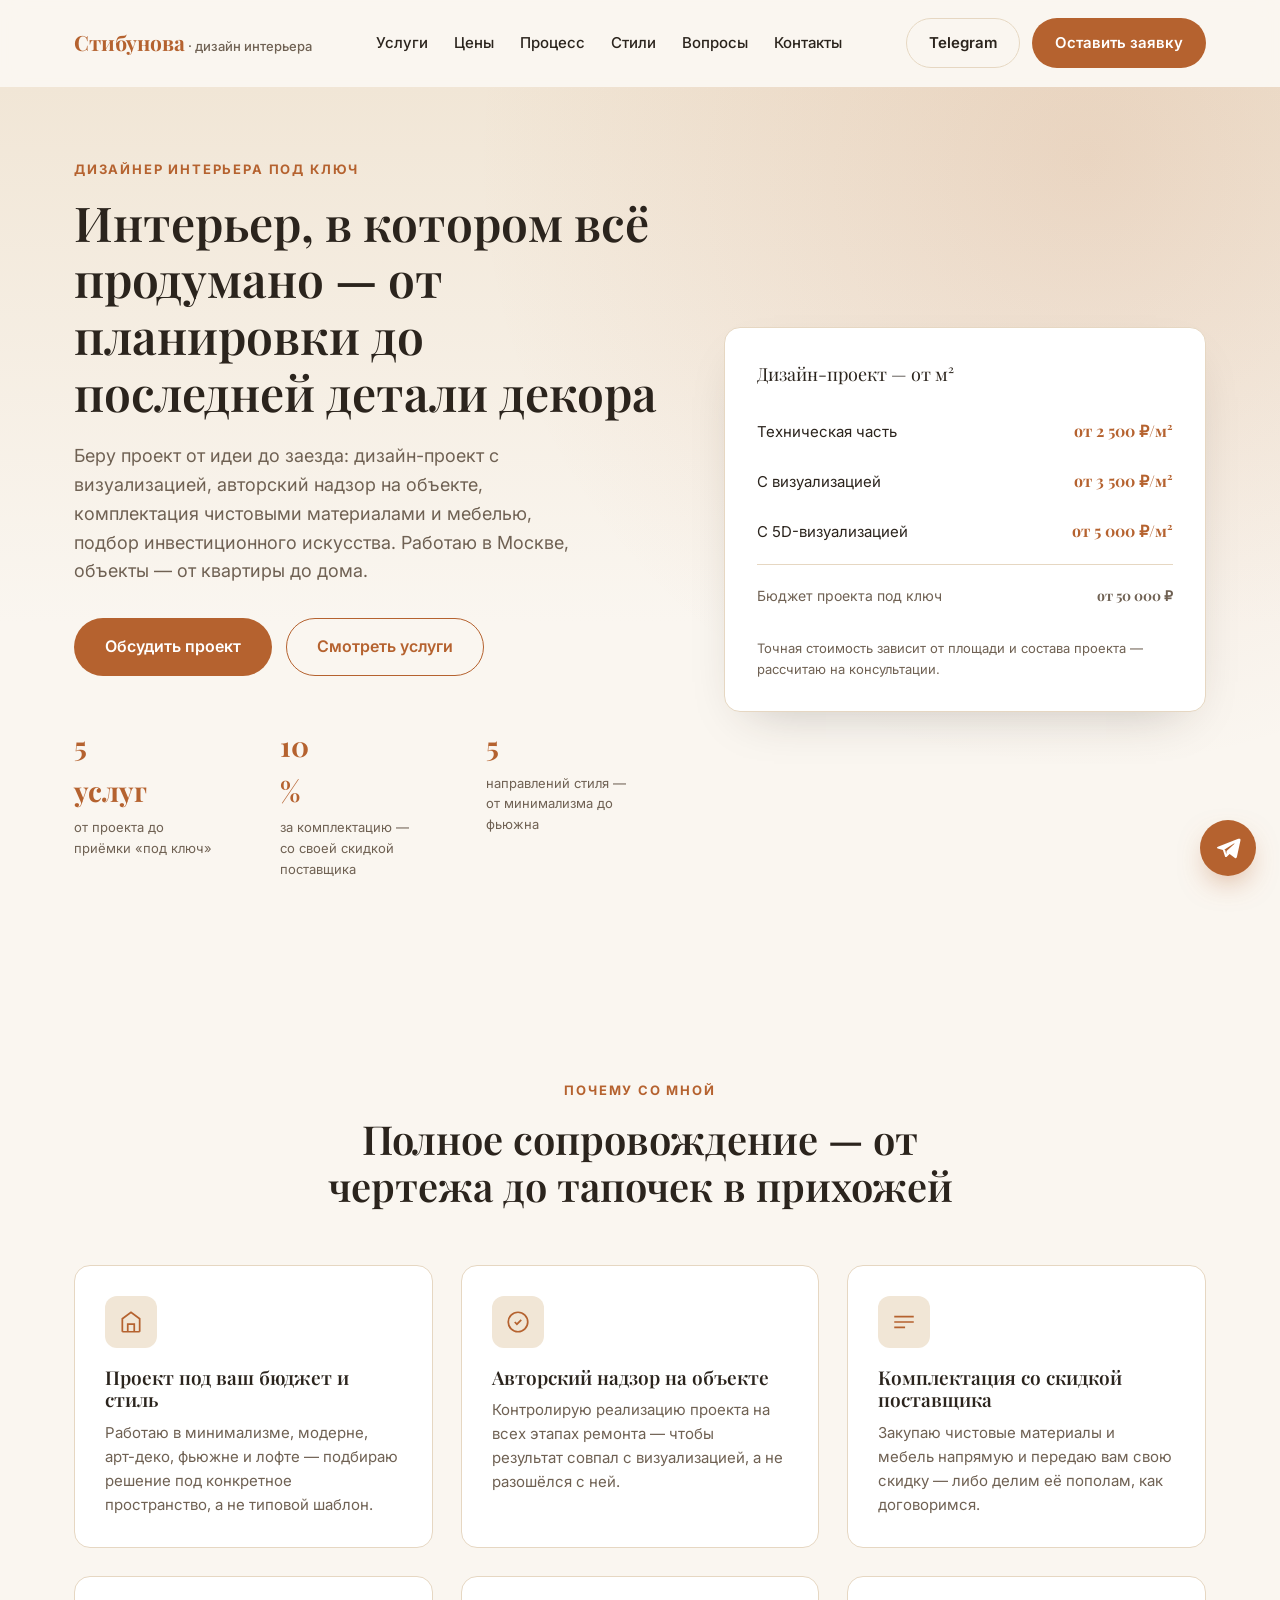
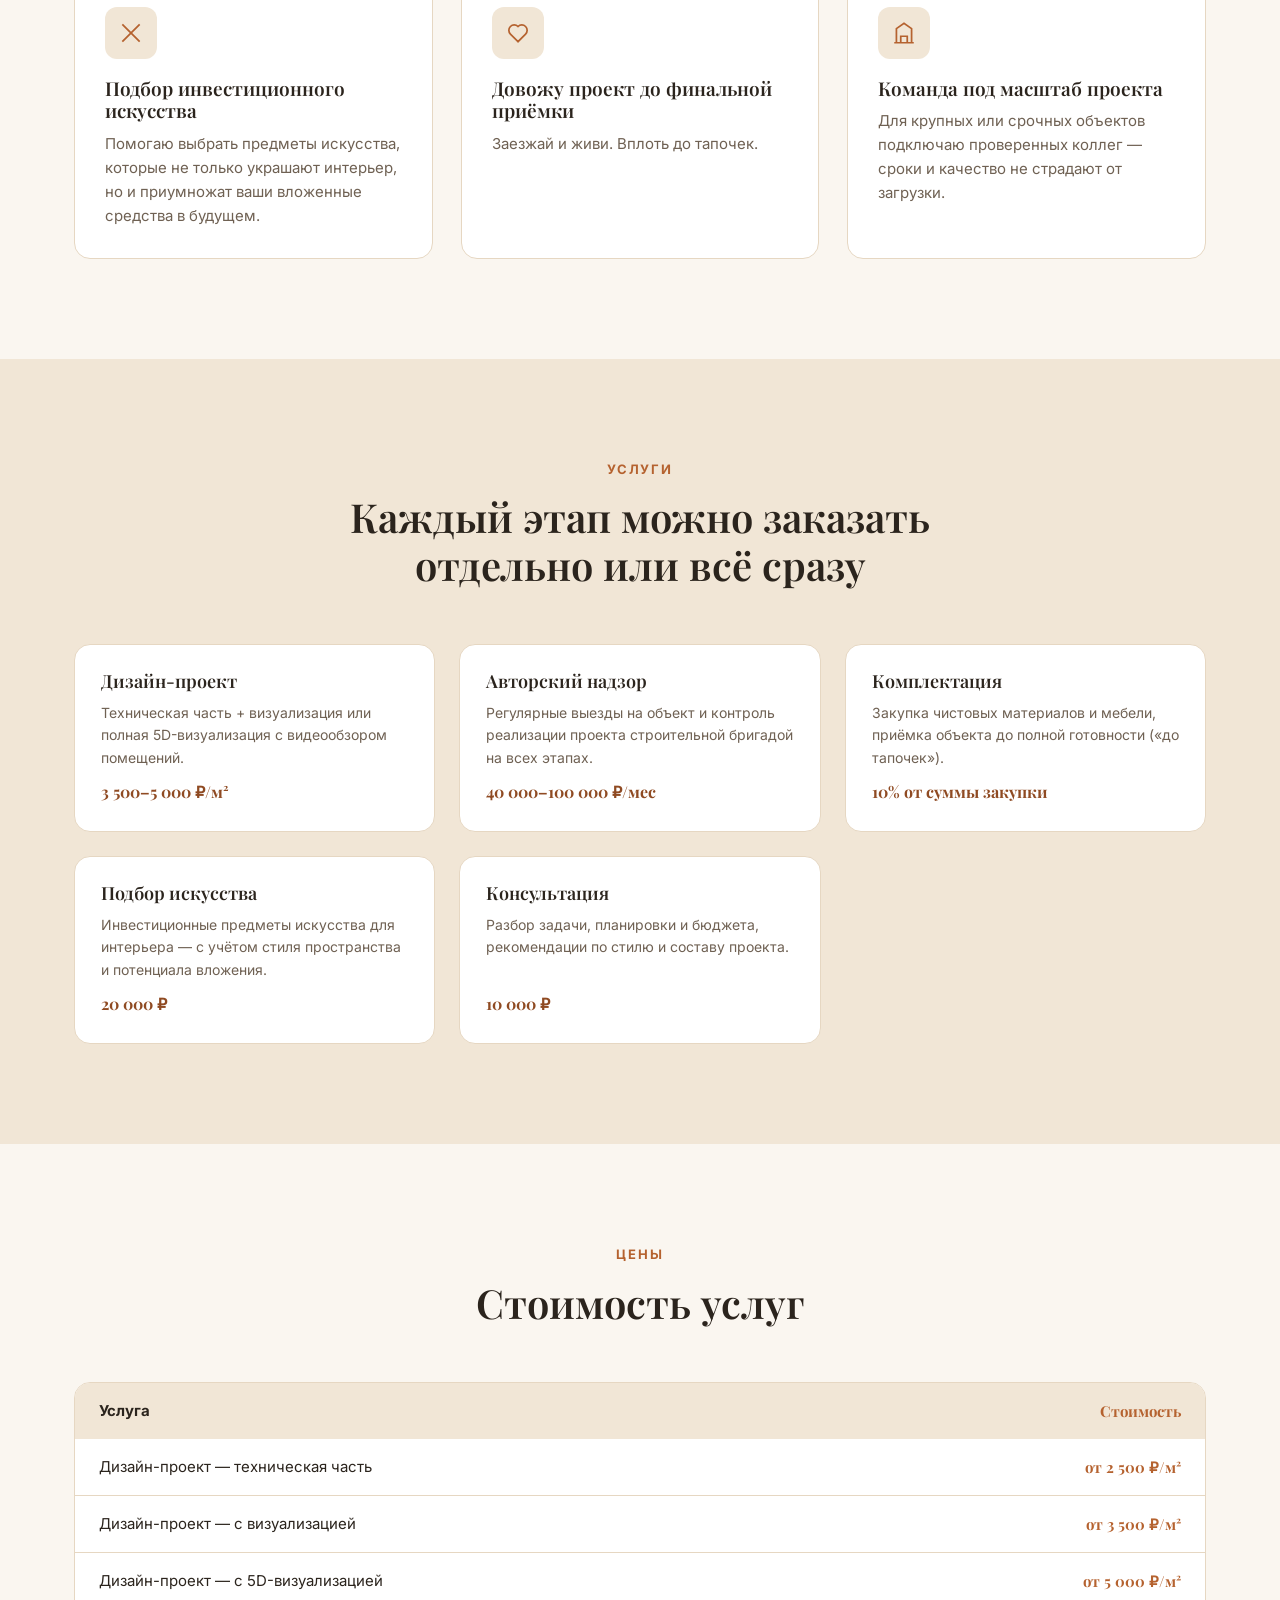
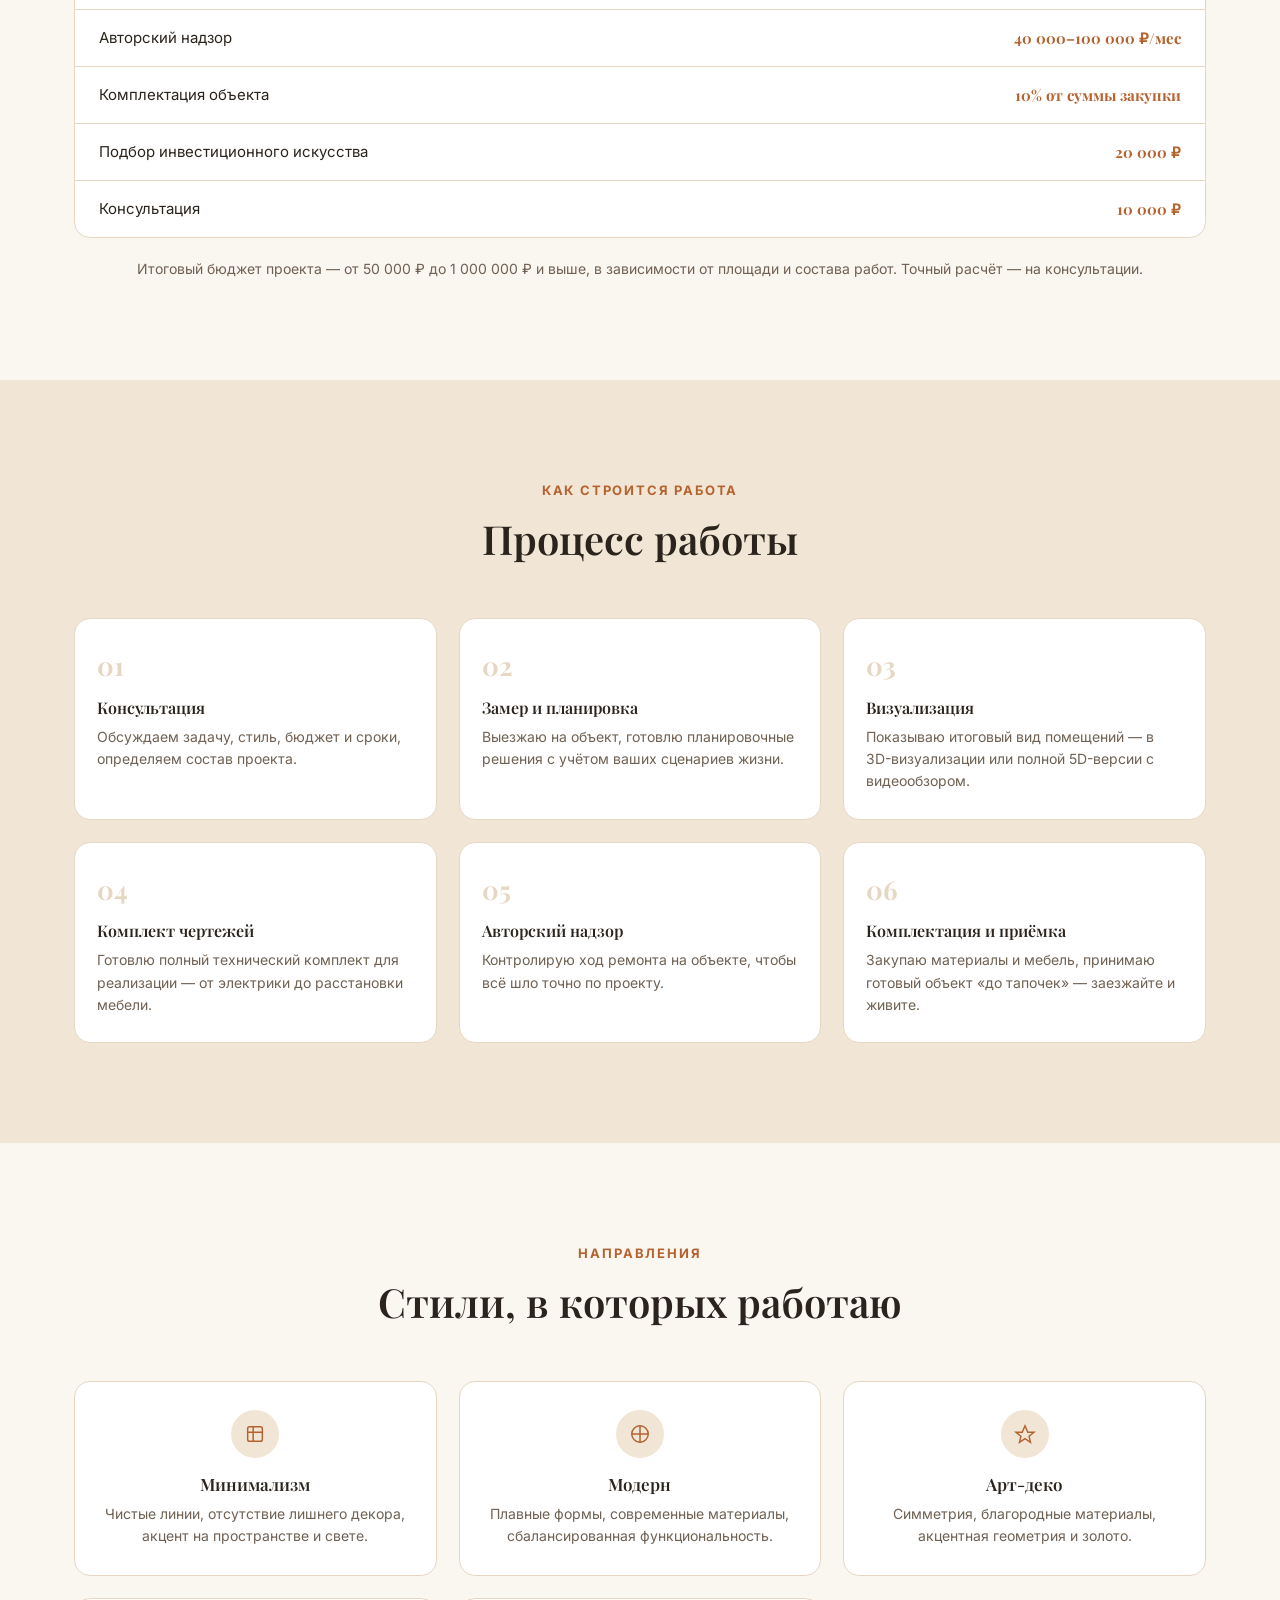
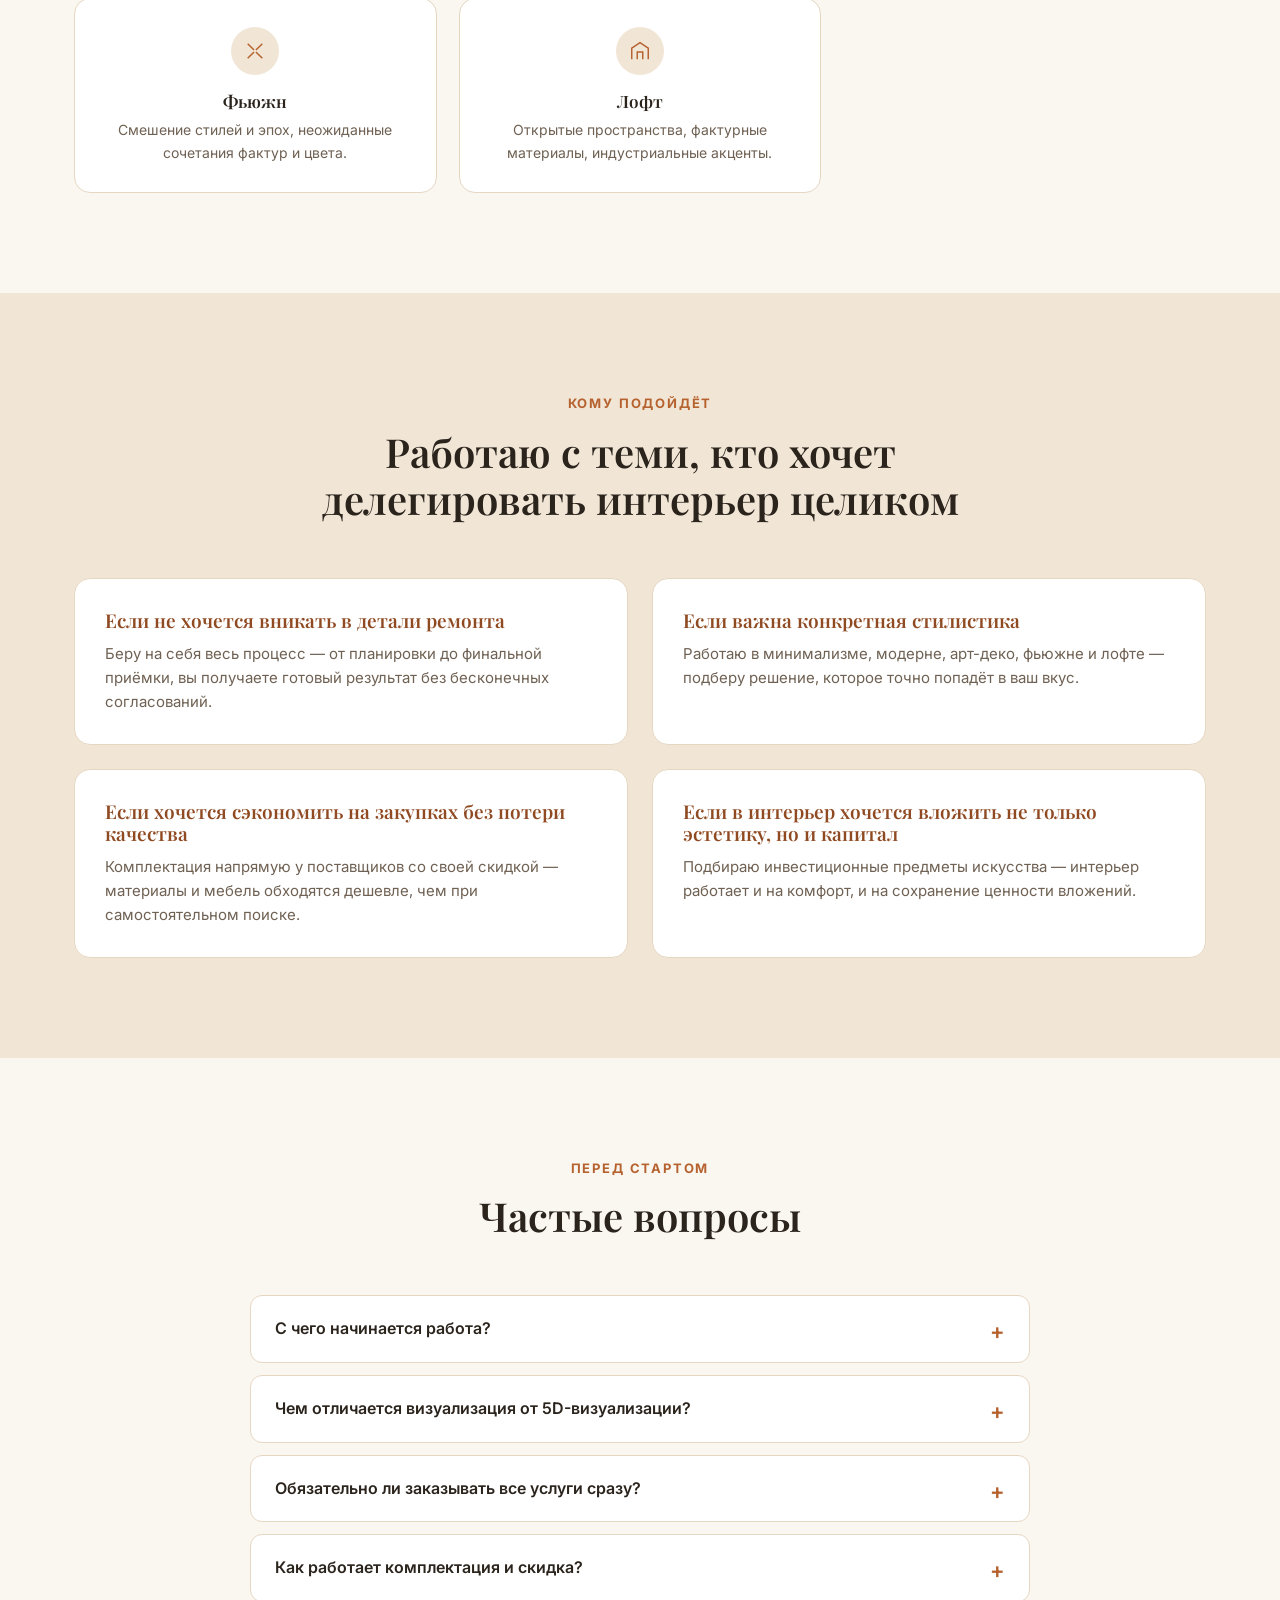
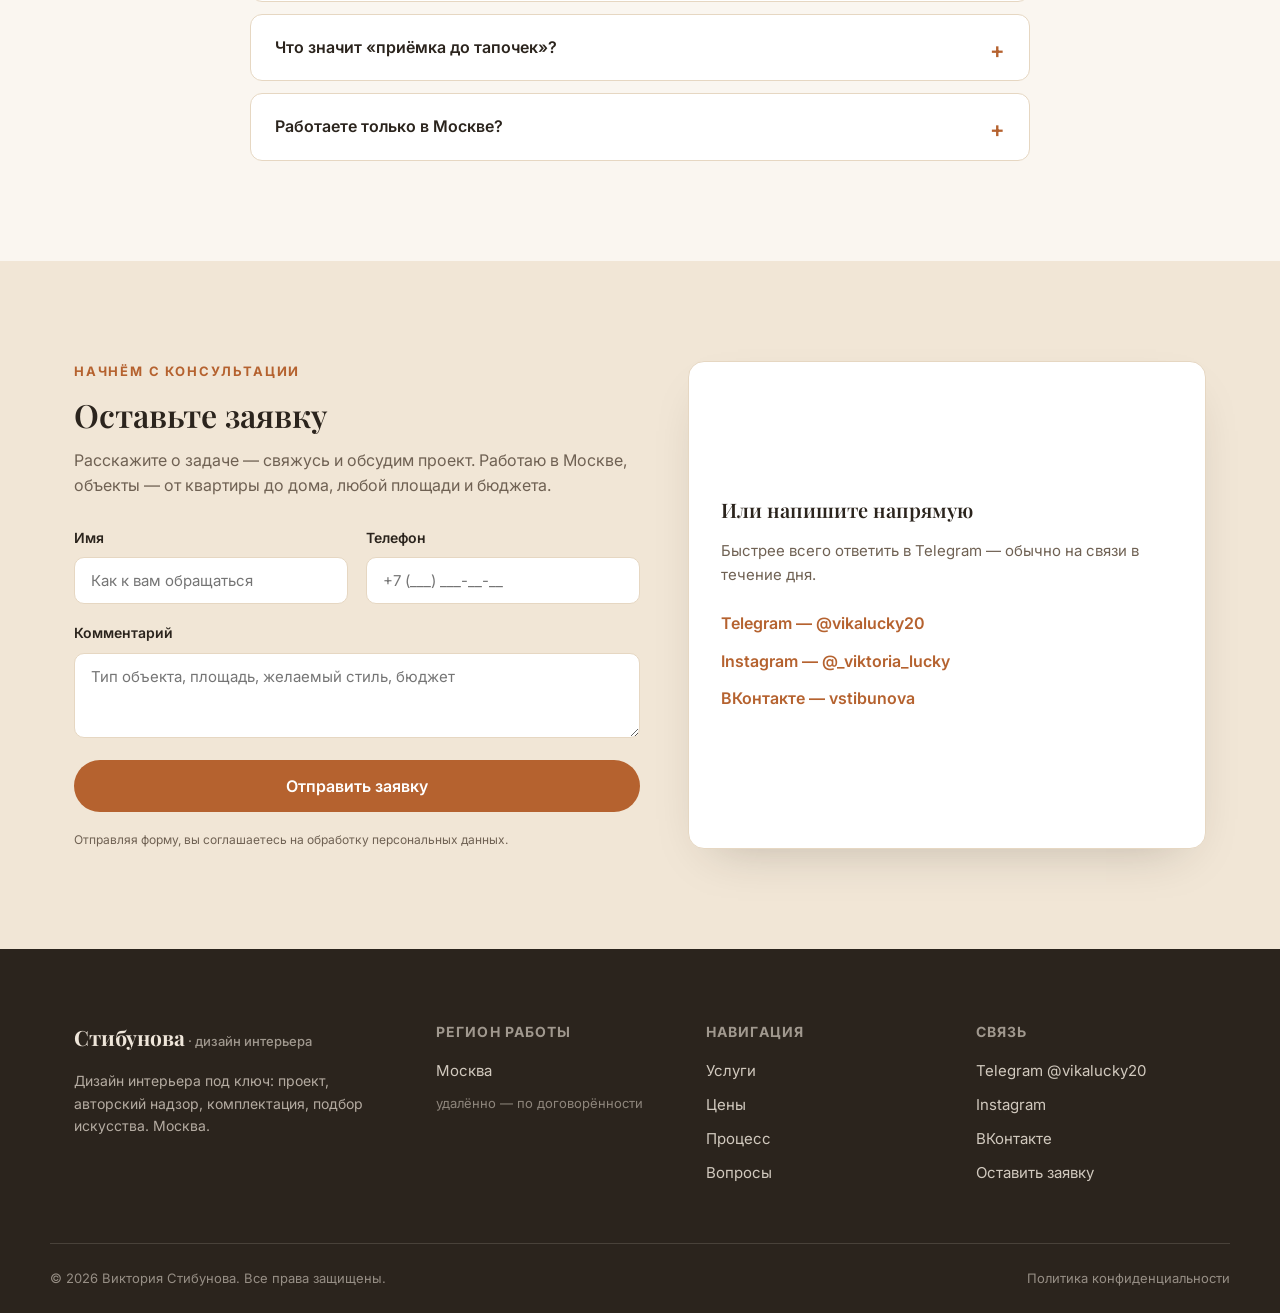
<file: index.html>
<!DOCTYPE html>
<html lang="ru">
<head>
<meta charset="UTF-8">
<meta name="viewport" content="width=device-width, initial-scale=1.0">
<title>Виктория Стибунова — дизайн интерьера под ключ | Москва</title>
<meta name="description" content="Дизайн-проект, авторский надзор, комплектация и подбор искусства. Полное сопровождение интерьера от идеи до заезда — без лишних нервов и переплат.">
<link rel="preconnect" href="https://fonts.googleapis.com">
<link rel="preconnect" href="https://fonts.gstatic.com" crossorigin>
<link href="https://fonts.googleapis.com/css2?family=Playfair+Display:wght@500;600;700&family=Inter:wght@400;500;600;700;800&display=swap" rel="stylesheet">
<link rel="stylesheet" href="styles.css">
</head>
<body>

<header class="header" id="header">
  <div class="header__inner container">
    <a href="#top" class="logo">Стибунова<span class="logo__suffix"> · дизайн интерьера</span></a>
    <nav class="nav" id="nav">
      <a href="#services">Услуги</a>
      <a href="#prices">Цены</a>
      <a href="#process">Процесс</a>
      <a href="#styles">Стили</a>
      <a href="#faq">Вопросы</a>
      <a href="#contacts">Контакты</a>
    </nav>
    <div class="header__actions">
      <a href="https://t.me/vikalucky20" target="_blank" rel="noopener" class="btn btn--ghost header__tg">Telegram</a>
      <a href="#form" class="btn btn--primary">Оставить заявку</a>
      <button class="burger" id="burger" aria-label="Меню"><span></span><span></span><span></span></button>
    </div>
  </div>
</header>

<main id="top">

  <!-- 1. HERO -->
  <section class="hero">
    <div class="container hero__inner">
      <div class="hero__text reveal">
        <p class="eyebrow">Дизайнер интерьера под ключ</p>
        <h1>Интерьер, в котором всё продумано — от планировки до последней детали декора</h1>
        <p class="hero__lead">Беру проект от идеи до заезда: дизайн-проект с визуализацией, авторский надзор на объекте, комплектация чистовыми материалами и мебелью, подбор инвестиционного искусства. Работаю в Москве, объекты — от квартиры до дома.</p>
        <div class="hero__cta">
          <a href="#form" class="btn btn--primary btn--lg">Обсудить проект</a>
          <a href="#services" class="btn btn--outline btn--lg">Смотреть услуги</a>
        </div>
        <div class="hero__stats">
          <div class="stat"><span class="stat__num" data-target="5">0</span><span class="stat__suffix"> услуг</span><span class="stat__label">от проекта до приёмки «под ключ»</span></div>
          <div class="stat"><span class="stat__num" data-target="10">0</span><span class="stat__suffix"> %</span><span class="stat__label">за комплектацию — со своей скидкой поставщика</span></div>
          <div class="stat"><span class="stat__num" data-target="5">0</span><span class="stat__suffix"></span><span class="stat__label">направлений стиля — от минимализма до фьюжна</span></div>
        </div>
      </div>
      <div class="hero__card reveal">
        <p class="hero__card-title">Дизайн-проект — от м²</p>
        <div class="hero__card-row">
          <span class="hero__card-label">Техническая часть</span>
          <span class="hero__card-value">от 2 500 ₽/м²</span>
        </div>
        <div class="hero__card-row">
          <span class="hero__card-label">С визуализацией</span>
          <span class="hero__card-value">от 3 500 ₽/м²</span>
        </div>
        <div class="hero__card-row">
          <span class="hero__card-label">С 5D-визуализацией</span>
          <span class="hero__card-value">от 5 000 ₽/м²</span>
        </div>
        <div class="hero__card-divider"></div>
        <div class="hero__card-row hero__card-row--muted">
          <span class="hero__card-label">Бюджет проекта под ключ</span>
          <span class="hero__card-value">от 50 000 ₽</span>
        </div>
        <p class="hero__card-note">Точная стоимость зависит от площади и состава проекта — рассчитаю на консультации.</p>
      </div>
    </div>
  </section>

  <!-- 2. ПРЕИМУЩЕСТВА -->
  <section class="section" id="advantages">
    <div class="container">
      <p class="eyebrow eyebrow--center">Почему со мной</p>
      <h2 class="section__title section__title--center">Полное сопровождение — от чертежа до тапочек в прихожей</h2>
      <div class="adv-grid">
        <div class="adv reveal">
          <div class="adv__icon">
            <svg width="26" height="26" viewBox="0 0 24 24" fill="none" stroke="currentColor" stroke-width="1.6"><path d="M4 21V9l8-6 8 6v12M4 21h16M9 21v-7h6v7"/></svg>
          </div>
          <h3>Проект под ваш бюджет и стиль</h3>
          <p>Работаю в минимализме, модерне, арт-деко, фьюжне и лофте — подбираю решение под конкретное пространство, а не типовой шаблон.</p>
        </div>
        <div class="adv reveal">
          <div class="adv__icon">
            <svg width="26" height="26" viewBox="0 0 24 24" fill="none" stroke="currentColor" stroke-width="1.6"><circle cx="12" cy="12" r="9"/><path d="M9 12l2 2 4-4"/></svg>
          </div>
          <h3>Авторский надзор на объекте</h3>
          <p>Контролирую реализацию проекта на всех этапах ремонта — чтобы результат совпал с визуализацией, а не разошёлся с ней.</p>
        </div>
        <div class="adv reveal">
          <div class="adv__icon">
            <svg width="26" height="26" viewBox="0 0 24 24" fill="none" stroke="currentColor" stroke-width="1.6"><path d="M3 7h18M3 12h18M3 17h10"/></svg>
          </div>
          <h3>Комплектация со скидкой поставщика</h3>
          <p>Закупаю чистовые материалы и мебель напрямую и передаю вам свою скидку — либо делим её пополам, как договоримся.</p>
        </div>
        <div class="adv reveal">
          <div class="adv__icon">
            <svg width="26" height="26" viewBox="0 0 24 24" fill="none" stroke="currentColor" stroke-width="1.6"><path d="M4 4l16 16M4 20L20 4"/></svg>
          </div>
          <h3>Подбор инвестиционного искусства</h3>
          <p>Помогаю выбрать предметы искусства, которые не только украшают интерьер, но и приумножат ваши вложенные средства в будущем.</p>
        </div>
        <div class="adv reveal">
          <div class="adv__icon">
            <svg width="26" height="26" viewBox="0 0 24 24" fill="none" stroke="currentColor" stroke-width="1.6"><path d="M12 20l-7-7a4.95 4.95 0 010-7 4.95 4.95 0 017 0l0 0a4.95 4.95 0 017 0 4.95 4.95 0 010 7l-7 7z"/></svg>
          </div>
          <h3>Довожу проект до финальной приёмки</h3>
          <p>Заезжай и живи. Вплоть до тапочек.</p>
        </div>
        <div class="adv reveal">
          <div class="adv__icon">
            <svg width="26" height="26" viewBox="0 0 24 24" fill="none" stroke="currentColor" stroke-width="1.6"><path d="M3 21h18M5 21V8l7-5 7 5v13M9 21v-6h6v6"/></svg>
          </div>
          <h3>Команда под масштаб проекта</h3>
          <p>Для крупных или срочных объектов подключаю проверенных коллег — сроки и качество не страдают от загрузки.</p>
        </div>
      </div>
    </div>
  </section>

  <!-- 3. УСЛУГИ -->
  <section class="section section--alt" id="services">
    <div class="container">
      <p class="eyebrow eyebrow--center">Услуги</p>
      <h2 class="section__title section__title--center">Каждый этап можно заказать отдельно или всё сразу</h2>
      <div class="srv-grid">
        <div class="srv reveal">
          <h3>Дизайн-проект</h3>
          <p>Техническая часть + визуализация или полная 5D-визуализация с видеообзором помещений.</p>
          <span class="srv__price">3 500–5 000 ₽/м²</span>
        </div>
        <div class="srv reveal">
          <h3>Авторский надзор</h3>
          <p>Регулярные выезды на объект и контроль реализации проекта строительной бригадой на всех этапах.</p>
          <span class="srv__price">40 000–100 000 ₽/мес</span>
        </div>
        <div class="srv reveal">
          <h3>Комплектация</h3>
          <p>Закупка чистовых материалов и мебели, приёмка объекта до полной готовности («до тапочек»).</p>
          <span class="srv__price">10% от суммы закупки</span>
        </div>
        <div class="srv reveal">
          <h3>Подбор искусства</h3>
          <p>Инвестиционные предметы искусства для интерьера — с учётом стиля пространства и потенциала вложения.</p>
          <span class="srv__price">20 000 ₽</span>
        </div>
        <div class="srv reveal">
          <h3>Консультация</h3>
          <p>Разбор задачи, планировки и бюджета, рекомендации по стилю и составу проекта.</p>
          <span class="srv__price">10 000 ₽</span>
        </div>
      </div>
    </div>
  </section>

  <!-- 5. ПРАЙС -->
  <section class="section" id="prices">
    <div class="container">
      <p class="eyebrow eyebrow--center">Цены</p>
      <h2 class="section__title section__title--center">Стоимость услуг</h2>
      <div class="price-table">
        <table>
          <thead>
            <tr><th>Услуга</th><th>Стоимость</th></tr>
          </thead>
          <tbody>
            <tr><td>Дизайн-проект — техническая часть</td><td>от 2 500 ₽/м²</td></tr>
            <tr><td>Дизайн-проект — с визуализацией</td><td>от 3 500 ₽/м²</td></tr>
            <tr><td>Дизайн-проект — с 5D-визуализацией</td><td>от 5 000 ₽/м²</td></tr>
            <tr><td>Авторский надзор</td><td>40 000–100 000 ₽/мес</td></tr>
            <tr><td>Комплектация объекта</td><td>10% от суммы закупки</td></tr>
            <tr><td>Подбор инвестиционного искусства</td><td>20 000 ₽</td></tr>
            <tr><td>Консультация</td><td>10 000 ₽</td></tr>
          </tbody>
        </table>
      </div>
      <p class="price-note">Итоговый бюджет проекта — от 50 000 ₽ до 1 000 000 ₽ и выше, в зависимости от площади и состава работ. Точный расчёт — на консультации.</p>
    </div>
  </section>

  <!-- 6. ПРОЦЕСС -->
  <section class="section section--alt" id="process">
    <div class="container">
      <p class="eyebrow eyebrow--center">Как строится работа</p>
      <h2 class="section__title section__title--center">Процесс работы</h2>
      <div class="steps">
        <div class="step reveal">
          <span class="step__num">01</span>
          <h3>Консультация</h3>
          <p>Обсуждаем задачу, стиль, бюджет и сроки, определяем состав проекта.</p>
        </div>
        <div class="step reveal">
          <span class="step__num">02</span>
          <h3>Замер и планировка</h3>
          <p>Выезжаю на объект, готовлю планировочные решения с учётом ваших сценариев жизни.</p>
        </div>
        <div class="step reveal">
          <span class="step__num">03</span>
          <h3>Визуализация</h3>
          <p>Показываю итоговый вид помещений — в 3D-визуализации или полной 5D-версии с видеообзором.</p>
        </div>
        <div class="step reveal">
          <span class="step__num">04</span>
          <h3>Комплект чертежей</h3>
          <p>Готовлю полный технический комплект для реализации — от электрики до расстановки мебели.</p>
        </div>
        <div class="step reveal">
          <span class="step__num">05</span>
          <h3>Авторский надзор</h3>
          <p>Контролирую ход ремонта на объекте, чтобы всё шло точно по проекту.</p>
        </div>
        <div class="step reveal">
          <span class="step__num">06</span>
          <h3>Комплектация и приёмка</h3>
          <p>Закупаю материалы и мебель, принимаю готовый объект «до тапочек» — заезжайте и живите.</p>
        </div>
      </div>
    </div>
  </section>

  <!-- 7. СТИЛИ -->
  <section class="section" id="styles">
    <div class="container">
      <p class="eyebrow eyebrow--center">Направления</p>
      <h2 class="section__title section__title--center">Стили, в которых работаю</h2>
      <div class="style-grid">
        <div class="style-card reveal">
          <div class="style-card__icon"><svg width="22" height="22" viewBox="0 0 24 24" fill="none" stroke="currentColor" stroke-width="1.6"><rect x="4" y="4" width="16" height="16" rx="2"/><path d="M4 10h16M10 4v16"/></svg></div>
          <h3>Минимализм</h3>
          <p>Чистые линии, отсутствие лишнего декора, акцент на пространстве и свете.</p>
        </div>
        <div class="style-card reveal">
          <div class="style-card__icon"><svg width="22" height="22" viewBox="0 0 24 24" fill="none" stroke="currentColor" stroke-width="1.6"><circle cx="12" cy="12" r="9"/><path d="M12 3v18M3 12h18"/></svg></div>
          <h3>Модерн</h3>
          <p>Плавные формы, современные материалы, сбалансированная функциональность.</p>
        </div>
        <div class="style-card reveal">
          <div class="style-card__icon"><svg width="22" height="22" viewBox="0 0 24 24" fill="none" stroke="currentColor" stroke-width="1.6"><path d="M12 3l3 7h7l-5.5 4.5L18 21l-6-4-6 4 1.5-6.5L2 10h7z"/></svg></div>
          <h3>Арт-деко</h3>
          <p>Симметрия, благородные материалы, акцентная геометрия и золото.</p>
        </div>
        <div class="style-card reveal">
          <div class="style-card__icon"><svg width="22" height="22" viewBox="0 0 24 24" fill="none" stroke="currentColor" stroke-width="1.6"><path d="M4 4l7 7M20 4l-7 7M4 20l7-7M20 20l-7-7"/></svg></div>
          <h3>Фьюжн</h3>
          <p>Смешение стилей и эпох, неожиданные сочетания фактур и цвета.</p>
        </div>
        <div class="style-card reveal">
          <div class="style-card__icon"><svg width="22" height="22" viewBox="0 0 24 24" fill="none" stroke="currentColor" stroke-width="1.6"><path d="M3 21V9l9-6 9 6v12"/><path d="M9 21v-8h6v8"/></svg></div>
          <h3>Лофт</h3>
          <p>Открытые пространства, фактурные материалы, индустриальные акценты.</p>
        </div>
      </div>
    </div>
  </section>

  <!-- 7.5 КОМУ ПОДХОДИТ -->
  <section class="section section--alt" id="fit">
    <div class="container">
      <p class="eyebrow eyebrow--center">Кому подойдёт</p>
      <h2 class="section__title section__title--center">Работаю с теми, кто хочет делегировать интерьер целиком</h2>
      <div class="fit-grid">
        <div class="fit reveal">
          <h3>Если не хочется вникать в детали ремонта</h3>
          <p>Беру на себя весь процесс — от планировки до финальной приёмки, вы получаете готовый результат без бесконечных согласований.</p>
        </div>
        <div class="fit reveal">
          <h3>Если важна конкретная стилистика</h3>
          <p>Работаю в минимализме, модерне, арт-деко, фьюжне и лофте — подберу решение, которое точно попадёт в ваш вкус.</p>
        </div>
        <div class="fit reveal">
          <h3>Если хочется сэкономить на закупках без потери качества</h3>
          <p>Комплектация напрямую у поставщиков со своей скидкой — материалы и мебель обходятся дешевле, чем при самостоятельном поиске.</p>
        </div>
        <div class="fit reveal">
          <h3>Если в интерьер хочется вложить не только эстетику, но и капитал</h3>
          <p>Подбираю инвестиционные предметы искусства — интерьер работает и на комфорт, и на сохранение ценности вложений.</p>
        </div>
      </div>
    </div>
  </section>

  <!-- 8. FAQ -->
  <section class="section" id="faq">
    <div class="container">
      <p class="eyebrow eyebrow--center">Перед стартом</p>
      <h2 class="section__title section__title--center">Частые вопросы</h2>
      <div class="faq">
        <details class="faq__item reveal">
          <summary>С чего начинается работа?</summary>
          <p>С бесплатного обсуждения задачи или платной консультации — разбираем планировку, бюджет, желаемый стиль и сроки. После этого фиксируем состав проекта и стоимость.</p>
        </details>
        <details class="faq__item reveal">
          <summary>Чем отличается визуализация от 5D-визуализации?</summary>
          <p>Обычная визуализация — это реалистичные статичные изображения каждого помещения. 5D-визуализация добавляет видеообзор — вы «проходите» по будущему интерьеру и видите, как пространства связаны между собой.</p>
        </details>
        <details class="faq__item reveal">
          <summary>Обязательно ли заказывать все услуги сразу?</summary>
          <p>Нет. Можно заказать только дизайн-проект, а авторский надзор, комплектацию и подбор искусства подключить отдельно — на любом этапе, в том числе после сдачи проекта.</p>
        </details>
        <details class="faq__item reveal">
          <summary>Как работает комплектация и скидка?</summary>
          <p>Закупаю чистовые материалы и мебель у проверенных поставщиков. Скидку, которую получаю от поставщика, либо полностью передаю вам, либо делим пополам — договариваемся заранее, до начала закупок.</p>
        </details>
        <details class="faq__item reveal">
          <summary>Что значит «приёмка до тапочек»?</summary>
          <p>Это финальная проверка объекта перед заездом — вплоть до мелочей вроде расстановки текстиля и аксессуаров. Заезжаете в полностью готовый, обжитой интерьер.</p>
        </details>
        <details class="faq__item reveal">
          <summary>Работаете только в Москве?</summary>
          <p>Основной регион работы — Москва, очно выезжаю на объект и авторский надзор. По проекту без выезда возможна удалённая работа — обсуждается индивидуально.</p>
        </details>
      </div>
    </div>
  </section>

  <!-- 9. ФОРМА -->
  <section class="section section--alt" id="form">
    <div class="container form-section">
      <div class="form-col reveal">
        <p class="eyebrow">Начнём с консультации</p>
        <h2>Оставьте заявку</h2>
        <p class="form-lead">Расскажите о задаче — свяжусь и обсудим проект. Работаю в Москве, объекты — от квартиры до дома, любой площади и бюджета.</p>
        <form id="leadForm" class="form">
          <input type="text" name="_gotcha" style="display:none" tabindex="-1" autocomplete="off">
          <div class="form__row">
            <label>Имя
              <input type="text" name="name" required placeholder="Как к вам обращаться">
            </label>
            <label>Телефон
              <input type="tel" name="phone" required placeholder="+7 (___) ___-__-__">
            </label>
          </div>
          <label>Комментарий
            <textarea name="comment" rows="3" placeholder="Тип объекта, площадь, желаемый стиль, бюджет"></textarea>
          </label>
          <button type="submit" class="btn btn--primary btn--lg form__submit">Отправить заявку</button>
          <p class="form__privacy">Отправляя форму, вы соглашаетесь на обработку персональных данных.</p>
        </form>
      </div>
      <div class="form-side reveal">
        <h3>Или напишите напрямую</h3>
        <p>Быстрее всего ответить в Telegram — обычно на связи в течение дня.</p>
        <div class="form-side__links">
          <a href="https://t.me/vikalucky20" target="_blank" rel="noopener">Telegram — @vikalucky20</a>
          <a href="https://www.instagram.com/_viktoria_lucky" target="_blank" rel="noopener">Instagram — @_viktoria_lucky</a>
          <a href="https://vk.ru/vstibunova" target="_blank" rel="noopener">ВКонтакте — vstibunova</a>
        </div>
      </div>
    </div>
  </section>

</main>

<!-- 10. КОНТАКТЫ + FOOTER -->
<footer class="footer" id="contacts">
  <div class="container footer__inner">
    <div class="footer__brand">
      <a href="#top" class="logo logo--footer">Стибунова<span class="logo__suffix"> · дизайн интерьера</span></a>
      <p>Дизайн интерьера под ключ: проект, авторский надзор, комплектация, подбор искусства. Москва.</p>
    </div>
    <div class="footer__col">
      <h4>Регион работы</h4>
      <p>Москва</p>
      <p class="footer__muted">удалённо — по договорённости</p>
    </div>
    <div class="footer__col">
      <h4>Навигация</h4>
      <a href="#services">Услуги</a>
      <a href="#prices">Цены</a>
      <a href="#process">Процесс</a>
      <a href="#faq">Вопросы</a>
    </div>
    <div class="footer__col">
      <h4>Связь</h4>
      <a href="https://t.me/vikalucky20" target="_blank" rel="noopener">Telegram @vikalucky20</a>
      <a href="https://www.instagram.com/_viktoria_lucky" target="_blank" rel="noopener">Instagram</a>
      <a href="https://vk.ru/vstibunova" target="_blank" rel="noopener">ВКонтакте</a>
      <a href="#form">Оставить заявку</a>
    </div>
  </div>
  <div class="container footer__bottom">
    <p>© <span id="year"></span> Виктория Стибунова. Все права защищены.</p>
    <a href="privacy.html">Политика конфиденциальности</a>
  </div>
</footer>

<a href="https://t.me/vikalucky20" target="_blank" rel="noopener" class="fab" aria-label="Написать в Telegram">
  <svg width="26" height="26" viewBox="0 0 24 24" fill="currentColor"><path d="M21.5 3.5L2.7 10.9c-1.2.5-1.2 1.2-.2 1.5l4.8 1.5 1.9 5.7c.2.6.4.8.9.8.5 0 .7-.2 1-.5l2.4-2.3 4.9 3.6c.9.5 1.6.2 1.8-.8l3.3-15.4c.3-1.2-.5-1.8-1-1.5zM8.5 13.6l9-5.7c.4-.3.8-.1.5.2l-7.3 6.6-.3 3.1-1-3.9z"/></svg>
</a>

<script src="script.js"></script>
</body>
</html>
</file>
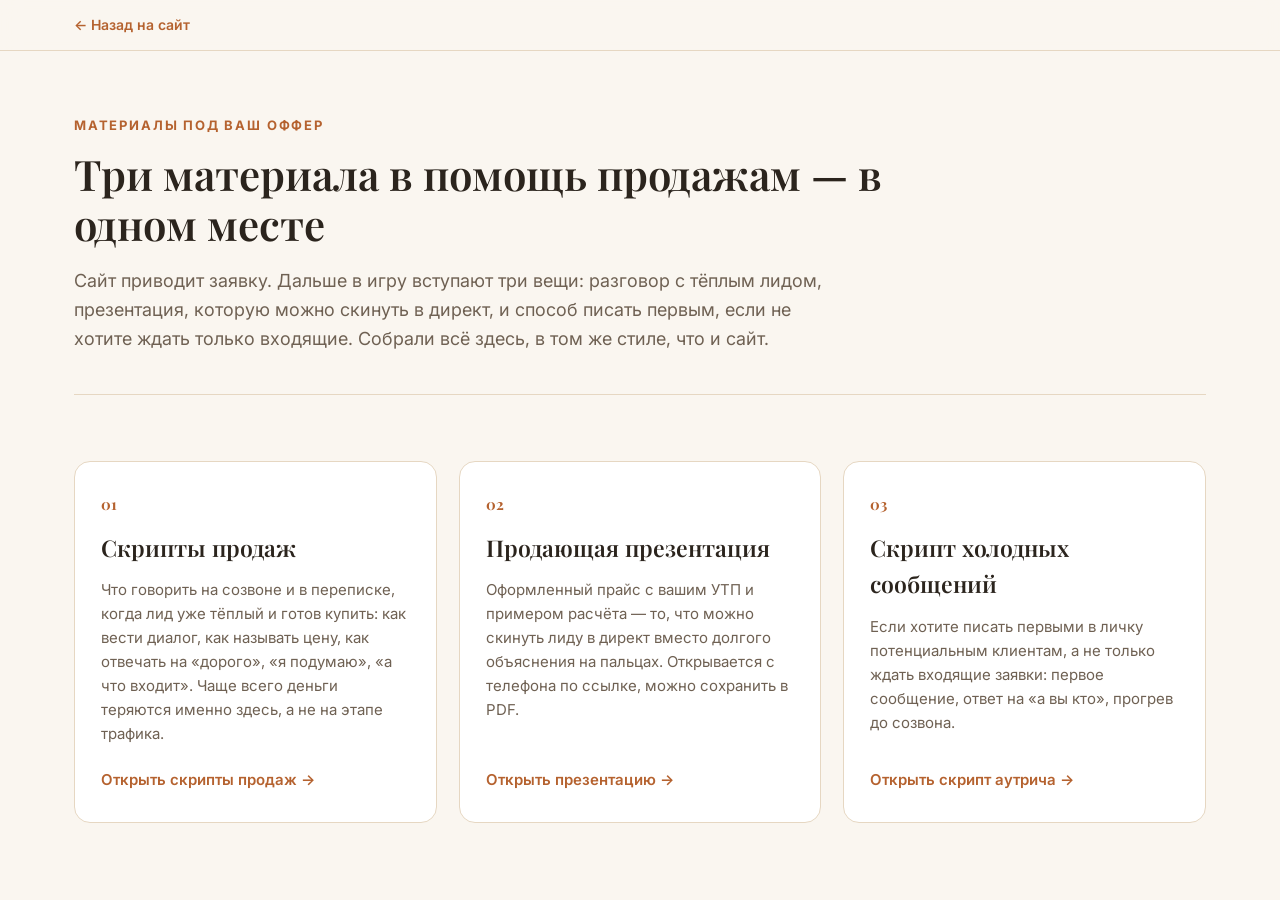
<file: materials.html>
<!DOCTYPE html>
<html lang="ru">
<head>
<meta charset="UTF-8">
<meta name="viewport" content="width=device-width, initial-scale=1.0">
<title>Материалы для продаж — Виктория Стибунова, дизайн интерьера</title>
<meta name="description" content="Скрипты продаж, продающая презентация и скрипт холодных сообщений — три материала под ваш оффер, в одном месте.">
<meta name="robots" content="noindex">
<link rel="preconnect" href="https://fonts.googleapis.com">
<link rel="preconnect" href="https://fonts.gstatic.com" crossorigin>
<link href="https://fonts.googleapis.com/css2?family=Playfair+Display:wght@500;600;700&family=Inter:wght@400;500;600;700;800&display=swap" rel="stylesheet">
<link rel="stylesheet" href="styles.css">
<link rel="stylesheet" href="materials.css">
</head>
<body>

<div class="doc-bar">
  <div class="doc-bar__inner">
    <a href="index.html" class="doc-bar__back">← <span>Назад на сайт</span></a>
  </div>
</div>

<div class="container">

  <section class="doc-hero">
    <p class="eyebrow">Материалы под ваш оффер</p>
    <h1>Три материала в помощь продажам — в одном месте</h1>
    <p class="doc-hero__lead">Сайт приводит заявку. Дальше в игру вступают три вещи: разговор с тёплым лидом, презентация, которую можно скинуть в директ, и способ писать первым, если не хотите ждать только входящие. Собрали всё здесь, в том же стиле, что и сайт.</p>
  </section>

  <section class="doc-section">
    <div class="hub-grid">

      <div class="hub-card">
        <span class="hub-card__num">01</span>
        <p class="hub-card__title">Скрипты продаж</p>
        <p class="hub-card__lead">Что говорить на созвоне и в переписке, когда лид уже тёплый и готов купить: как вести диалог, как называть цену, как отвечать на «дорого», «я подумаю», «а что входит». Чаще всего деньги теряются именно здесь, а не на этапе трафика.</p>
        <a href="scripts.html" class="hub-card__link">Открыть скрипты продаж →</a>
      </div>

      <div class="hub-card">
        <span class="hub-card__num">02</span>
        <p class="hub-card__title">Продающая презентация</p>
        <p class="hub-card__lead">Оформленный прайс с вашим УТП и примером расчёта — то, что можно скинуть лиду в директ вместо долгого объяснения на пальцах. Открывается с телефона по ссылке, можно сохранить в PDF.</p>
        <a href="presentation.html" class="hub-card__link">Открыть презентацию →</a>
      </div>

      <div class="hub-card">
        <span class="hub-card__num">03</span>
        <p class="hub-card__title">Скрипт холодных сообщений</p>
        <p class="hub-card__lead">Если хотите писать первыми в личку потенциальным клиентам, а не только ждать входящие заявки: первое сообщение, ответ на «а вы кто», прогрев до созвона.</p>
        <a href="outreach.html" class="hub-card__link">Открыть скрипт аутрича →</a>
      </div>

    </div>
  </section>

</div>

</body>
</html>
</file>
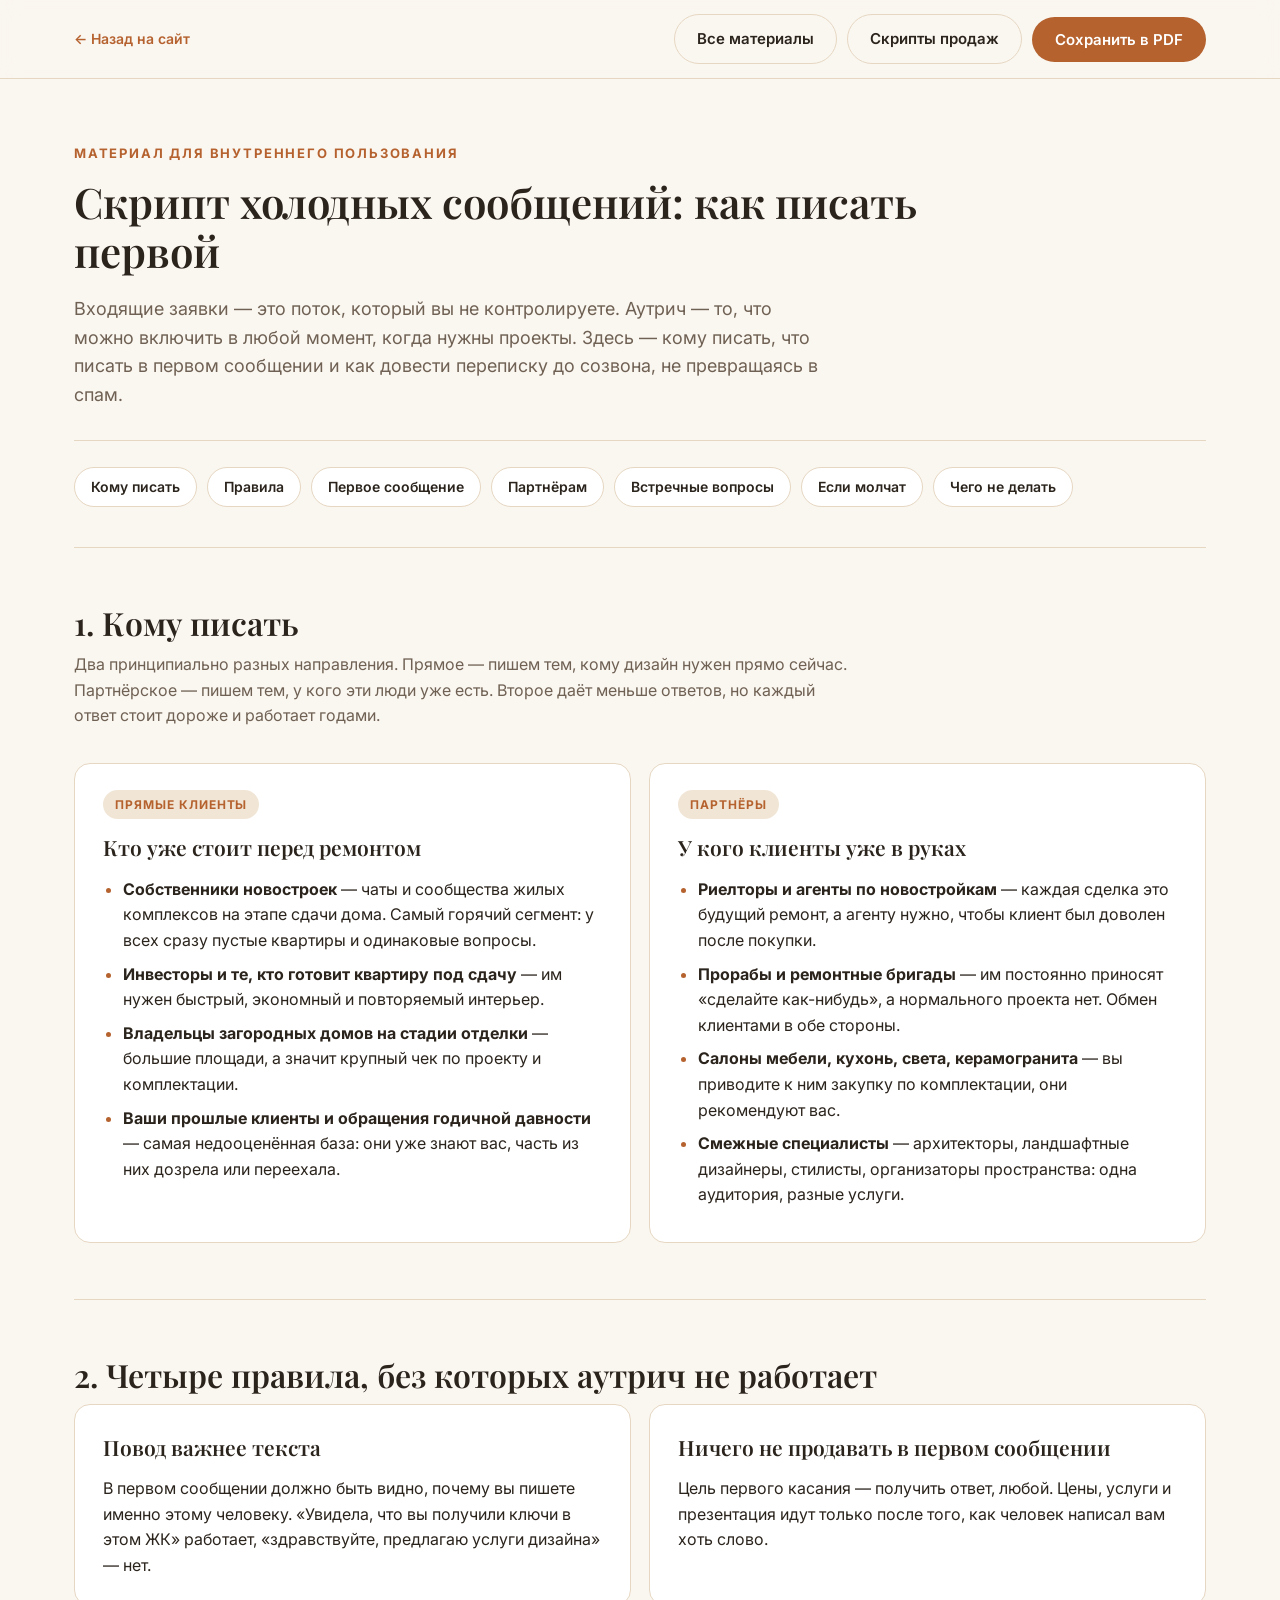
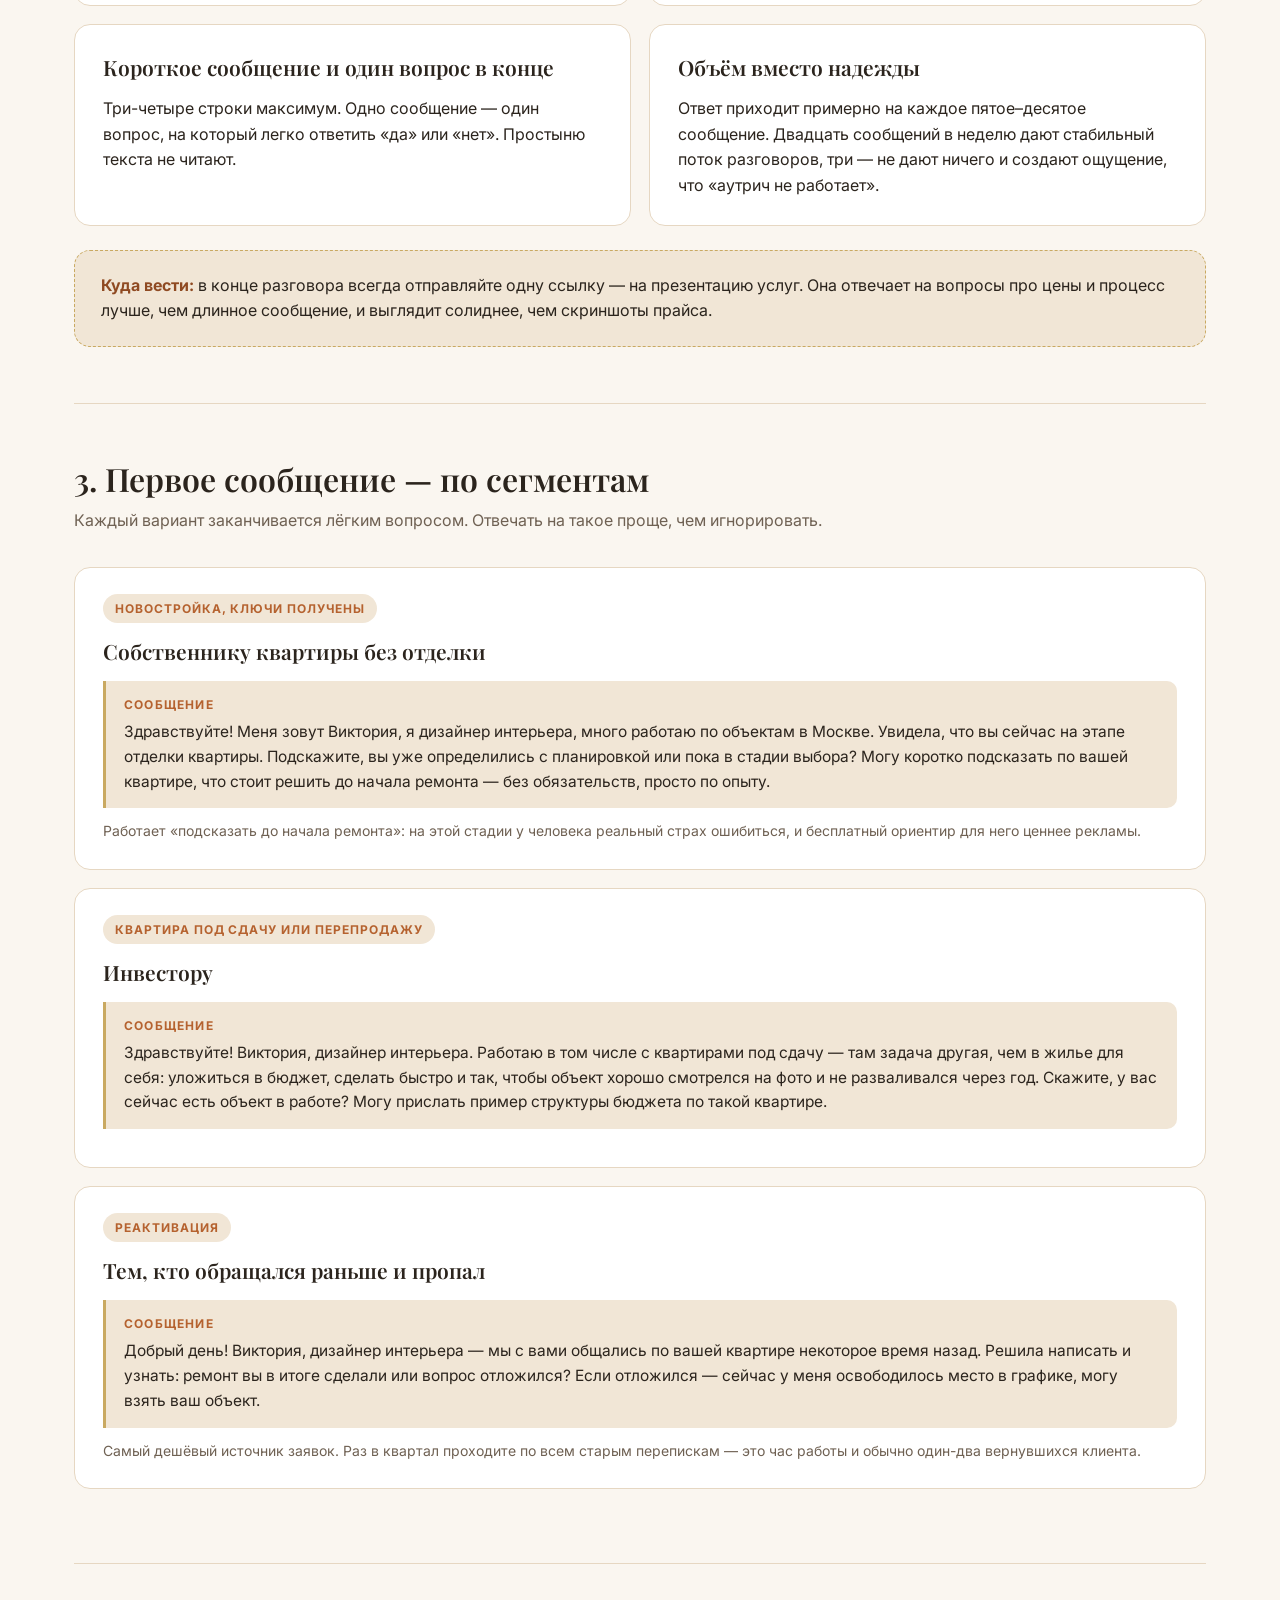
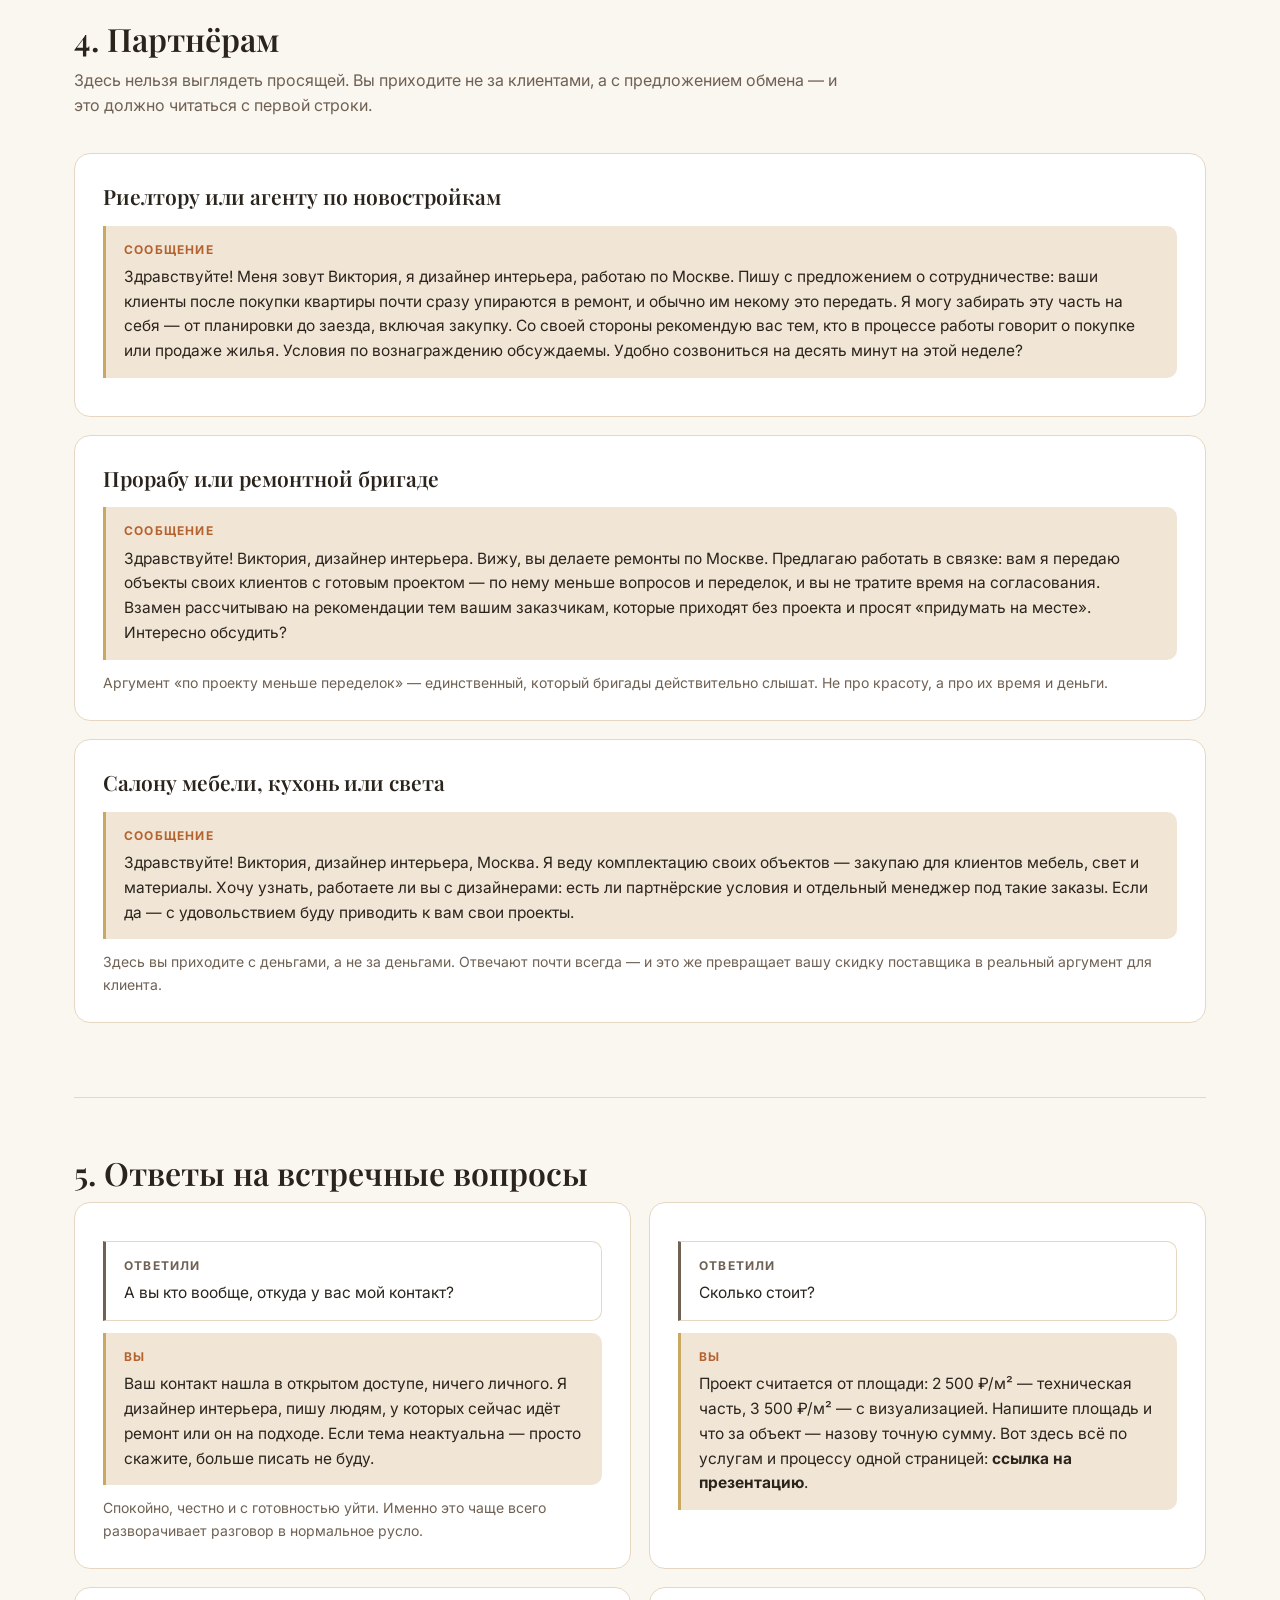
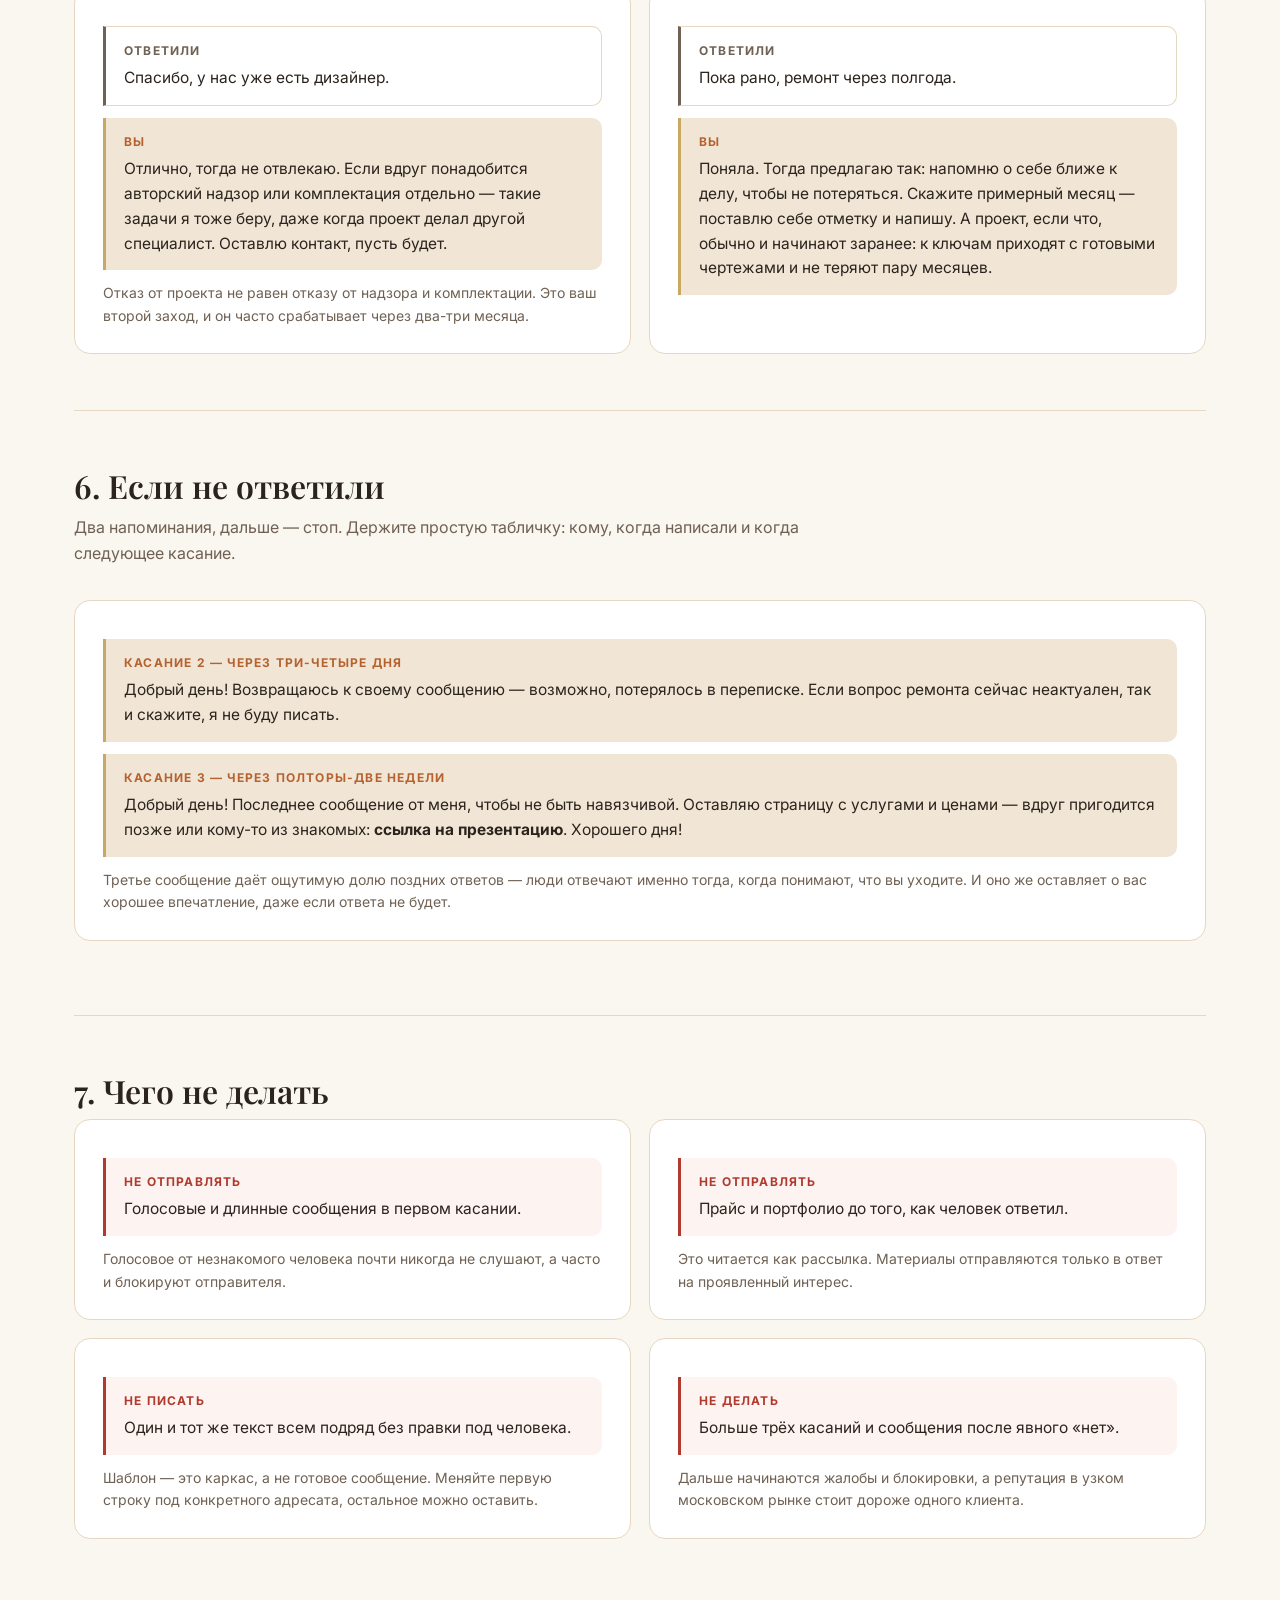
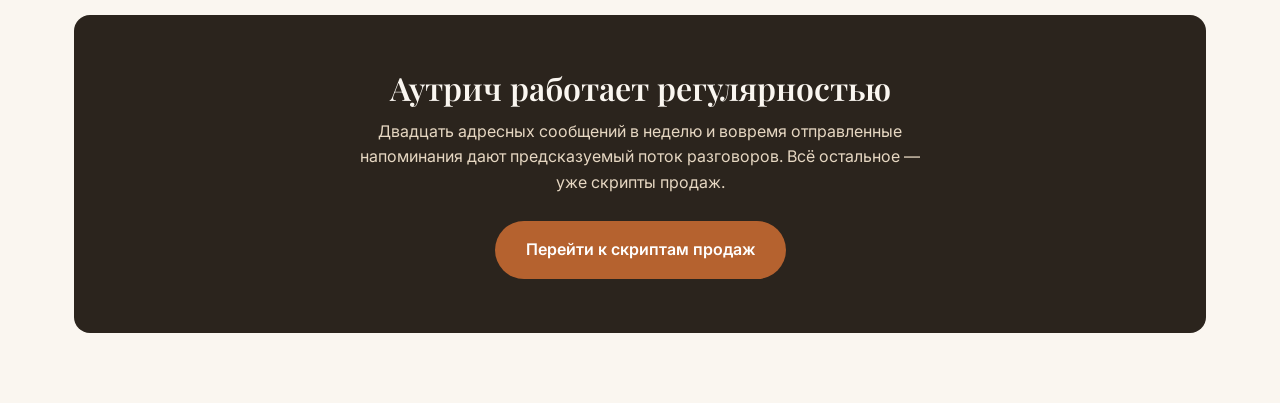
<file: outreach.html>
<!DOCTYPE html>
<html lang="ru">
<head>
<meta charset="UTF-8">
<meta name="viewport" content="width=device-width, initial-scale=1.0">
<title>Скрипт холодных сообщений — Виктория Стибунова, дизайн интерьера</title>
<meta name="description" content="Как писать первыми потенциальным клиентам и партнёрам: сегменты, первое сообщение, ответы на встречные вопросы, цепочка касаний.">
<meta name="robots" content="noindex">
<link rel="preconnect" href="https://fonts.googleapis.com">
<link rel="preconnect" href="https://fonts.gstatic.com" crossorigin>
<link href="https://fonts.googleapis.com/css2?family=Playfair+Display:wght@500;600;700&family=Inter:wght@400;500;600;700;800&display=swap" rel="stylesheet">
<link rel="stylesheet" href="styles.css">
<link rel="stylesheet" href="materials.css">
</head>
<body>

<div class="doc-bar">
  <div class="doc-bar__inner">
    <a href="index.html" class="doc-bar__back">← <span>Назад на сайт</span></a>
    <div class="doc-bar__actions">
      <a href="materials.html" class="btn btn--ghost">Все материалы</a>
      <a href="scripts.html" class="btn btn--ghost">Скрипты продаж</a>
      <button class="btn btn--primary" onclick="window.print()">Сохранить в PDF</button>
    </div>
  </div>
</div>

<div class="container">

  <section class="doc-hero">
    <p class="eyebrow">Материал для внутреннего пользования</p>
    <h1>Скрипт холодных сообщений: как писать первой</h1>
    <p class="doc-hero__lead">Входящие заявки — это поток, который вы не контролируете. Аутрич — то, что можно включить в любой момент, когда нужны проекты. Здесь — кому писать, что писать в первом сообщении и как довести переписку до созвона, не превращаясь в спам.</p>
    <nav class="toc">
      <a href="#who">Кому писать</a>
      <a href="#rules">Правила</a>
      <a href="#first">Первое сообщение</a>
      <a href="#partners">Партнёрам</a>
      <a href="#answers">Встречные вопросы</a>
      <a href="#followup">Если молчат</a>
      <a href="#stop">Чего не делать</a>
    </nav>
  </section>

  <section class="doc-section" id="who">
    <h2>1. Кому писать</h2>
    <p class="doc-section__lead">Два принципиально разных направления. Прямое — пишем тем, кому дизайн нужен прямо сейчас. Партнёрское — пишем тем, у кого эти люди уже есть. Второе даёт меньше ответов, но каждый ответ стоит дороже и работает годами.</p>

    <div class="grid-2">
      <div class="card">
        <span class="tag">Прямые клиенты</span>
        <p class="card__title">Кто уже стоит перед ремонтом</p>
        <ul class="ul">
          <li><b>Собственники новостроек</b> — чаты и сообщества жилых комплексов на этапе сдачи дома. Самый горячий сегмент: у всех сразу пустые квартиры и одинаковые вопросы.</li>
          <li><b>Инвесторы и те, кто готовит квартиру под сдачу</b> — им нужен быстрый, экономный и повторяемый интерьер.</li>
          <li><b>Владельцы загородных домов на стадии отделки</b> — большие площади, а значит крупный чек по проекту и комплектации.</li>
          <li><b>Ваши прошлые клиенты и обращения годичной давности</b> — самая недооценённая база: они уже знают вас, часть из них дозрела или переехала.</li>
        </ul>
      </div>
      <div class="card">
        <span class="tag">Партнёры</span>
        <p class="card__title">У кого клиенты уже в руках</p>
        <ul class="ul">
          <li><b>Риелторы и агенты по новостройкам</b> — каждая сделка это будущий ремонт, а агенту нужно, чтобы клиент был доволен после покупки.</li>
          <li><b>Прорабы и ремонтные бригады</b> — им постоянно приносят «сделайте как-нибудь», а нормального проекта нет. Обмен клиентами в обе стороны.</li>
          <li><b>Салоны мебели, кухонь, света, керамогранита</b> — вы приводите к ним закупку по комплектации, они рекомендуют вас.</li>
          <li><b>Смежные специалисты</b> — архитекторы, ландшафтные дизайнеры, стилисты, организаторы пространства: одна аудитория, разные услуги.</li>
        </ul>
      </div>
    </div>
  </section>

  <section class="doc-section" id="rules">
    <h2>2. Четыре правила, без которых аутрич не работает</h2>
    <div class="grid-2">
      <div class="card">
        <p class="card__title">Повод важнее текста</p>
        <p>В первом сообщении должно быть видно, почему вы пишете именно этому человеку. «Увидела, что вы получили ключи в этом ЖК» работает, «здравствуйте, предлагаю услуги дизайна» — нет.</p>
      </div>
      <div class="card">
        <p class="card__title">Ничего не продавать в первом сообщении</p>
        <p>Цель первого касания — получить ответ, любой. Цены, услуги и презентация идут только после того, как человек написал вам хоть слово.</p>
      </div>
      <div class="card">
        <p class="card__title">Короткое сообщение и один вопрос в конце</p>
        <p>Три-четыре строки максимум. Одно сообщение — один вопрос, на который легко ответить «да» или «нет». Простыню текста не читают.</p>
      </div>
      <div class="card">
        <p class="card__title">Объём вместо надежды</p>
        <p>Ответ приходит примерно на каждое пятое–десятое сообщение. Двадцать сообщений в неделю дают стабильный поток разговоров, три — не дают ничего и создают ощущение, что «аутрич не работает».</p>
      </div>
    </div>
    <div class="tip">
      <strong>Куда вести:</strong> в конце разговора всегда отправляйте одну ссылку — на презентацию услуг. Она отвечает на вопросы про цены и процесс лучше, чем длинное сообщение, и выглядит солиднее, чем скриншоты прайса.
    </div>
  </section>

  <section class="doc-section" id="first">
    <h2>3. Первое сообщение — по сегментам</h2>
    <p class="doc-section__lead">Каждый вариант заканчивается лёгким вопросом. Отвечать на такое проще, чем игнорировать.</p>

    <div class="card">
      <span class="tag">Новостройка, ключи получены</span>
      <p class="card__title">Собственнику квартиры без отделки</p>
      <div class="say">
        <span class="say__who">Сообщение</span>
        Здравствуйте! Меня зовут Виктория, я дизайнер интерьера, много работаю по объектам в Москве. Увидела, что вы сейчас на этапе отделки квартиры. Подскажите, вы уже определились с планировкой или пока в стадии выбора? Могу коротко подсказать по вашей квартире, что стоит решить до начала ремонта — без обязательств, просто по опыту.
      </div>
      <p class="card__note">Работает «подсказать до начала ремонта»: на этой стадии у человека реальный страх ошибиться, и бесплатный ориентир для него ценнее рекламы.</p>
    </div>

    <div class="card">
      <span class="tag">Квартира под сдачу или перепродажу</span>
      <p class="card__title">Инвестору</p>
      <div class="say">
        <span class="say__who">Сообщение</span>
        Здравствуйте! Виктория, дизайнер интерьера. Работаю в том числе с квартирами под сдачу — там задача другая, чем в жилье для себя: уложиться в бюджет, сделать быстро и так, чтобы объект хорошо смотрелся на фото и не разваливался через год. Скажите, у вас сейчас есть объект в работе? Могу прислать пример структуры бюджета по такой квартире.
      </div>
    </div>

    <div class="card">
      <span class="tag">Реактивация</span>
      <p class="card__title">Тем, кто обращался раньше и пропал</p>
      <div class="say">
        <span class="say__who">Сообщение</span>
        Добрый день! Виктория, дизайнер интерьера — мы с вами общались по вашей квартире некоторое время назад. Решила написать и узнать: ремонт вы в итоге сделали или вопрос отложился? Если отложился — сейчас у меня освободилось место в графике, могу взять ваш объект.
      </div>
      <p class="card__note">Самый дешёвый источник заявок. Раз в квартал проходите по всем старым перепискам — это час работы и обычно один-два вернувшихся клиента.</p>
    </div>
  </section>

  <section class="doc-section" id="partners">
    <h2>4. Партнёрам</h2>
    <p class="doc-section__lead">Здесь нельзя выглядеть просящей. Вы приходите не за клиентами, а с предложением обмена — и это должно читаться с первой строки.</p>

    <div class="card">
      <p class="card__title">Риелтору или агенту по новостройкам</p>
      <div class="say">
        <span class="say__who">Сообщение</span>
        Здравствуйте! Меня зовут Виктория, я дизайнер интерьера, работаю по Москве. Пишу с предложением о сотрудничестве: ваши клиенты после покупки квартиры почти сразу упираются в ремонт, и обычно им некому это передать. Я могу забирать эту часть на себя — от планировки до заезда, включая закупку. Со своей стороны рекомендую вас тем, кто в процессе работы говорит о покупке или продаже жилья. Условия по вознаграждению обсуждаемы. Удобно созвониться на десять минут на этой неделе?
      </div>
    </div>

    <div class="card">
      <p class="card__title">Прорабу или ремонтной бригаде</p>
      <div class="say">
        <span class="say__who">Сообщение</span>
        Здравствуйте! Виктория, дизайнер интерьера. Вижу, вы делаете ремонты по Москве. Предлагаю работать в связке: вам я передаю объекты своих клиентов с готовым проектом — по нему меньше вопросов и переделок, и вы не тратите время на согласования. Взамен рассчитываю на рекомендации тем вашим заказчикам, которые приходят без проекта и просят «придумать на месте». Интересно обсудить?
      </div>
      <p class="card__note">Аргумент «по проекту меньше переделок» — единственный, который бригады действительно слышат. Не про красоту, а про их время и деньги.</p>
    </div>

    <div class="card">
      <p class="card__title">Салону мебели, кухонь или света</p>
      <div class="say">
        <span class="say__who">Сообщение</span>
        Здравствуйте! Виктория, дизайнер интерьера, Москва. Я веду комплектацию своих объектов — закупаю для клиентов мебель, свет и материалы. Хочу узнать, работаете ли вы с дизайнерами: есть ли партнёрские условия и отдельный менеджер под такие заказы. Если да — с удовольствием буду приводить к вам свои проекты.
      </div>
      <p class="card__note">Здесь вы приходите с деньгами, а не за деньгами. Отвечают почти всегда — и это же превращает вашу скидку поставщика в реальный аргумент для клиента.</p>
    </div>
  </section>

  <section class="doc-section" id="answers">
    <h2>5. Ответы на встречные вопросы</h2>

    <div class="grid-2">
      <div class="card">
        <div class="say say--client"><span class="say__who">Ответили</span>А вы кто вообще, откуда у вас мой контакт?</div>
        <div class="say">
          <span class="say__who">Вы</span>
          Ваш контакт нашла в открытом доступе, ничего личного. Я дизайнер интерьера, пишу людям, у которых сейчас идёт ремонт или он на подходе. Если тема неактуальна — просто скажите, больше писать не буду.
        </div>
        <p class="card__note">Спокойно, честно и с готовностью уйти. Именно это чаще всего разворачивает разговор в нормальное русло.</p>
      </div>
      <div class="card">
        <div class="say say--client"><span class="say__who">Ответили</span>Сколько стоит?</div>
        <div class="say">
          <span class="say__who">Вы</span>
          Проект считается от площади: 2 500 ₽/м² — техническая часть, 3 500 ₽/м² — с визуализацией. Напишите площадь и что за объект — назову точную сумму. Вот здесь всё по услугам и процессу одной страницей: <b>ссылка на презентацию</b>.
        </div>
      </div>
      <div class="card">
        <div class="say say--client"><span class="say__who">Ответили</span>Спасибо, у нас уже есть дизайнер.</div>
        <div class="say">
          <span class="say__who">Вы</span>
          Отлично, тогда не отвлекаю. Если вдруг понадобится авторский надзор или комплектация отдельно — такие задачи я тоже беру, даже когда проект делал другой специалист. Оставлю контакт, пусть будет.
        </div>
        <p class="card__note">Отказ от проекта не равен отказу от надзора и комплектации. Это ваш второй заход, и он часто срабатывает через два-три месяца.</p>
      </div>
      <div class="card">
        <div class="say say--client"><span class="say__who">Ответили</span>Пока рано, ремонт через полгода.</div>
        <div class="say">
          <span class="say__who">Вы</span>
          Поняла. Тогда предлагаю так: напомню о себе ближе к делу, чтобы не потеряться. Скажите примерный месяц — поставлю себе отметку и напишу. А проект, если что, обычно и начинают заранее: к ключам приходят с готовыми чертежами и не теряют пару месяцев.
        </div>
      </div>
    </div>
  </section>

  <section class="doc-section" id="followup">
    <h2>6. Если не ответили</h2>
    <p class="doc-section__lead">Два напоминания, дальше — стоп. Держите простую табличку: кому, когда написали и когда следующее касание.</p>

    <div class="card">
      <div class="say">
        <span class="say__who">Касание 2 — через три-четыре дня</span>
        Добрый день! Возвращаюсь к своему сообщению — возможно, потерялось в переписке. Если вопрос ремонта сейчас неактуален, так и скажите, я не буду писать.
      </div>
      <div class="say">
        <span class="say__who">Касание 3 — через полторы-две недели</span>
        Добрый день! Последнее сообщение от меня, чтобы не быть навязчивой. Оставляю страницу с услугами и ценами — вдруг пригодится позже или кому-то из знакомых: <b>ссылка на презентацию</b>. Хорошего дня!
      </div>
      <p class="card__note">Третье сообщение даёт ощутимую долю поздних ответов — люди отвечают именно тогда, когда понимают, что вы уходите. И оно же оставляет о вас хорошее впечатление, даже если ответа не будет.</p>
    </div>
  </section>

  <section class="doc-section" id="stop">
    <h2>7. Чего не делать</h2>
    <div class="grid-2">
      <div class="card">
        <div class="say say--stop"><span class="say__who">Не отправлять</span>Голосовые и длинные сообщения в первом касании.</div>
        <p class="card__note">Голосовое от незнакомого человека почти никогда не слушают, а часто и блокируют отправителя.</p>
      </div>
      <div class="card">
        <div class="say say--stop"><span class="say__who">Не отправлять</span>Прайс и портфолио до того, как человек ответил.</div>
        <p class="card__note">Это читается как рассылка. Материалы отправляются только в ответ на проявленный интерес.</p>
      </div>
      <div class="card">
        <div class="say say--stop"><span class="say__who">Не писать</span>Один и тот же текст всем подряд без правки под человека.</div>
        <p class="card__note">Шаблон — это каркас, а не готовое сообщение. Меняйте первую строку под конкретного адресата, остальное можно оставить.</p>
      </div>
      <div class="card">
        <div class="say say--stop"><span class="say__who">Не делать</span>Больше трёх касаний и сообщения после явного «нет».</div>
        <p class="card__note">Дальше начинаются жалобы и блокировки, а репутация в узком московском рынке стоит дороже одного клиента.</p>
      </div>
    </div>
  </section>

  <div class="cta-final">
    <h2>Аутрич работает регулярностью</h2>
    <p>Двадцать адресных сообщений в неделю и вовремя отправленные напоминания дают предсказуемый поток разговоров. Всё остальное — уже скрипты продаж.</p>
    <a href="scripts.html" class="btn btn--primary btn--lg">Перейти к скриптам продаж</a>
  </div>

</div>

</body>
</html>
</file>
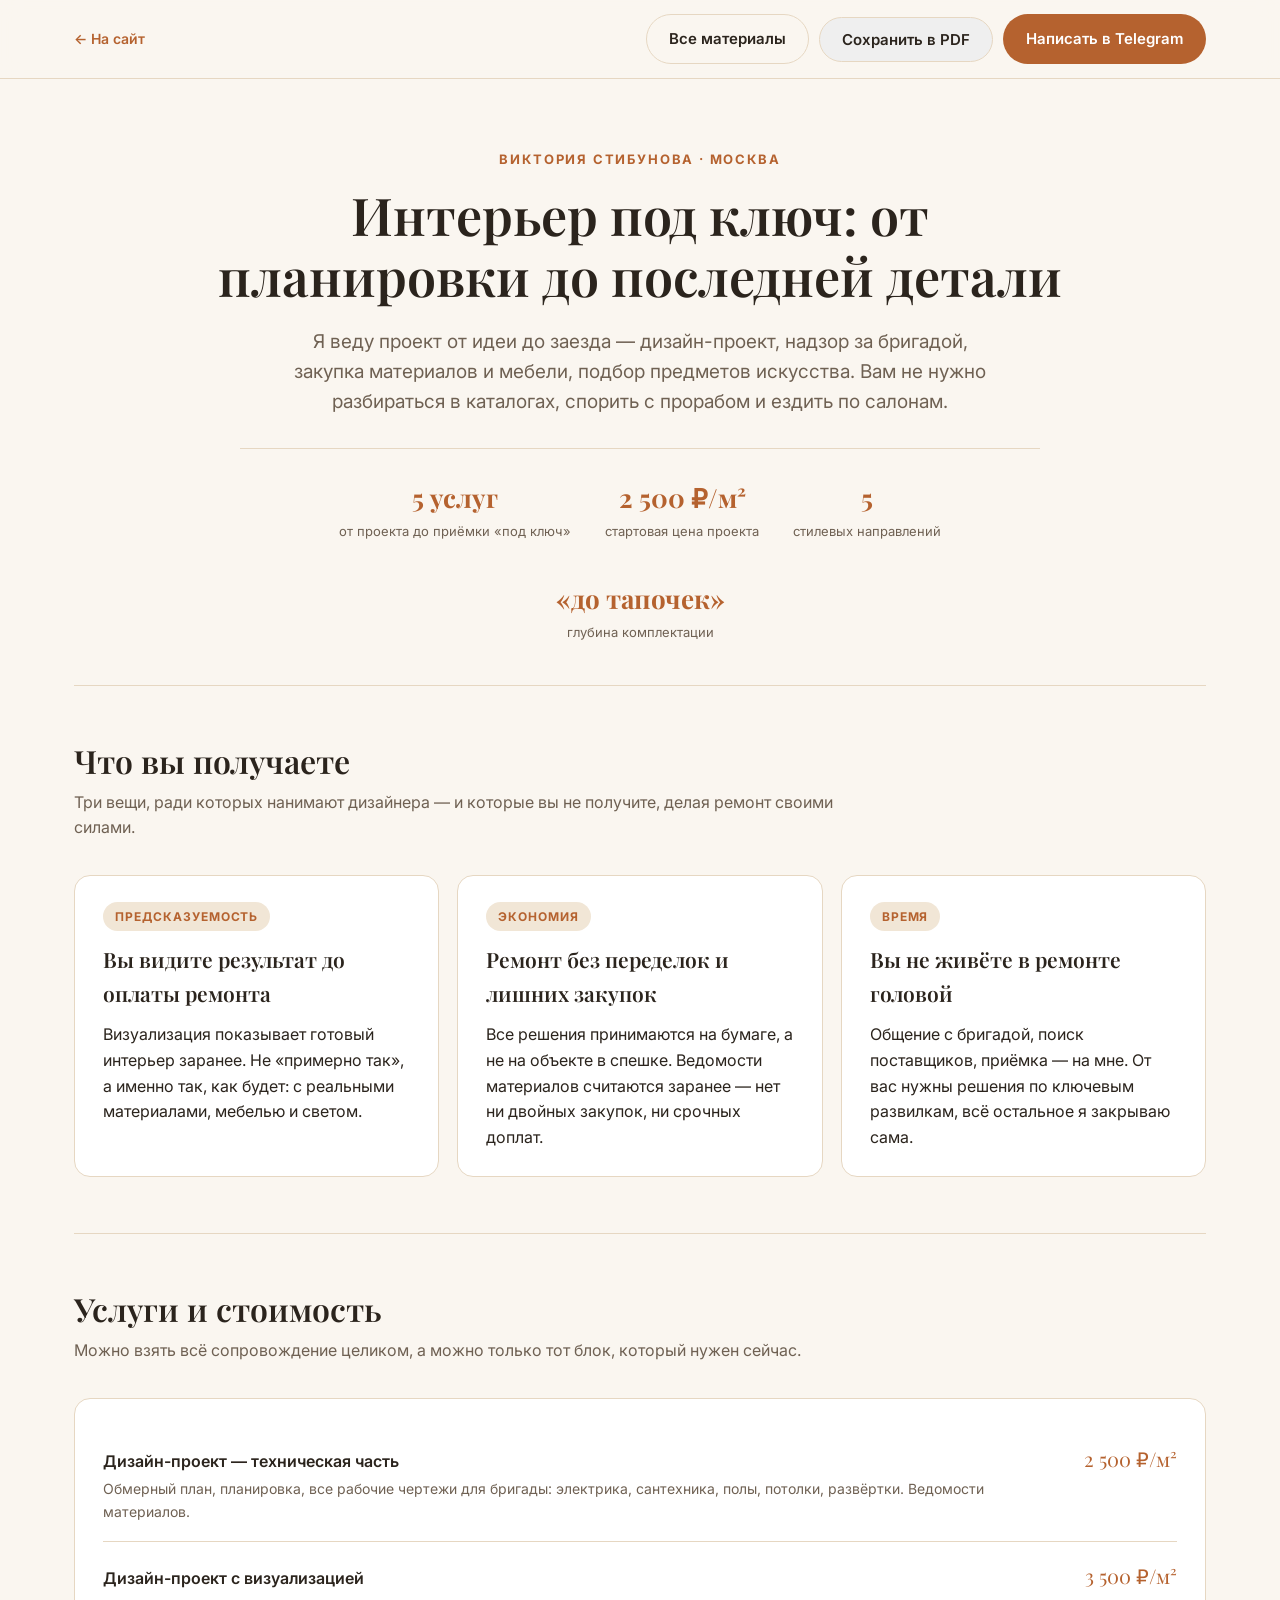
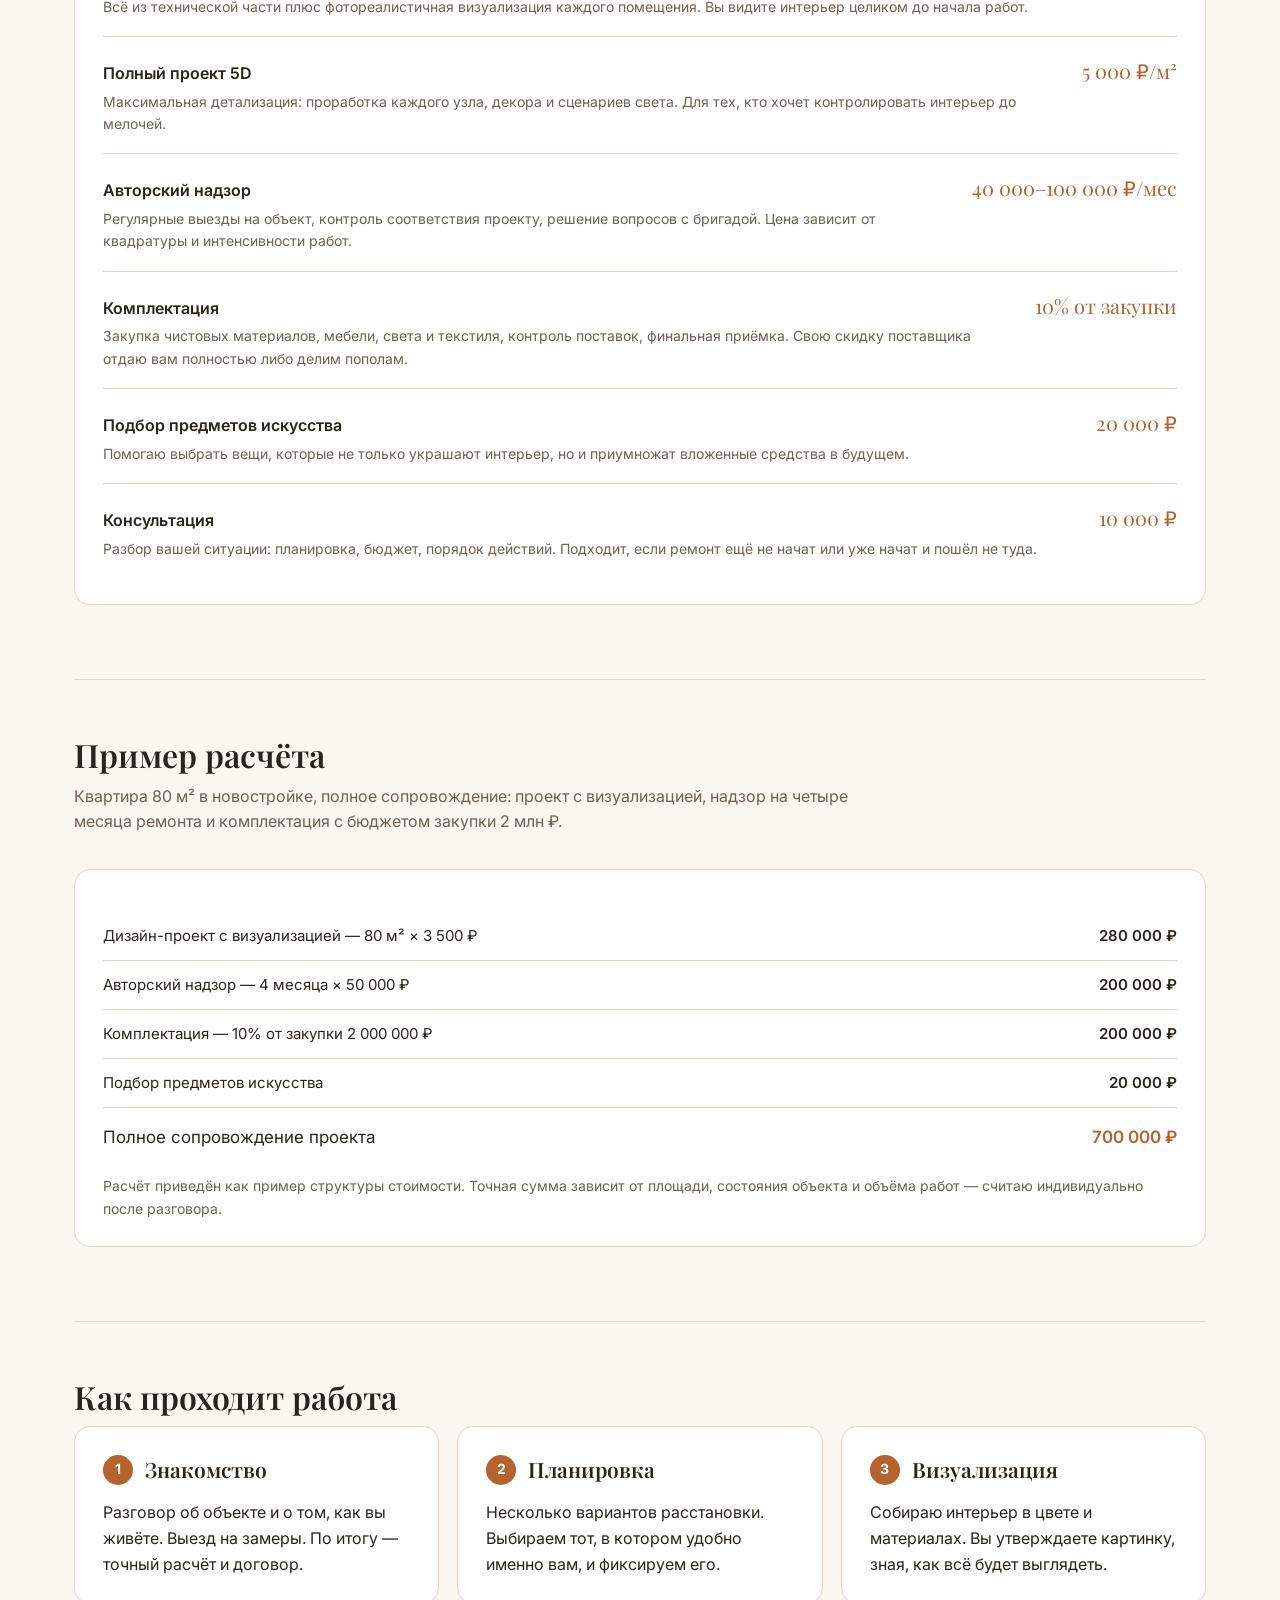
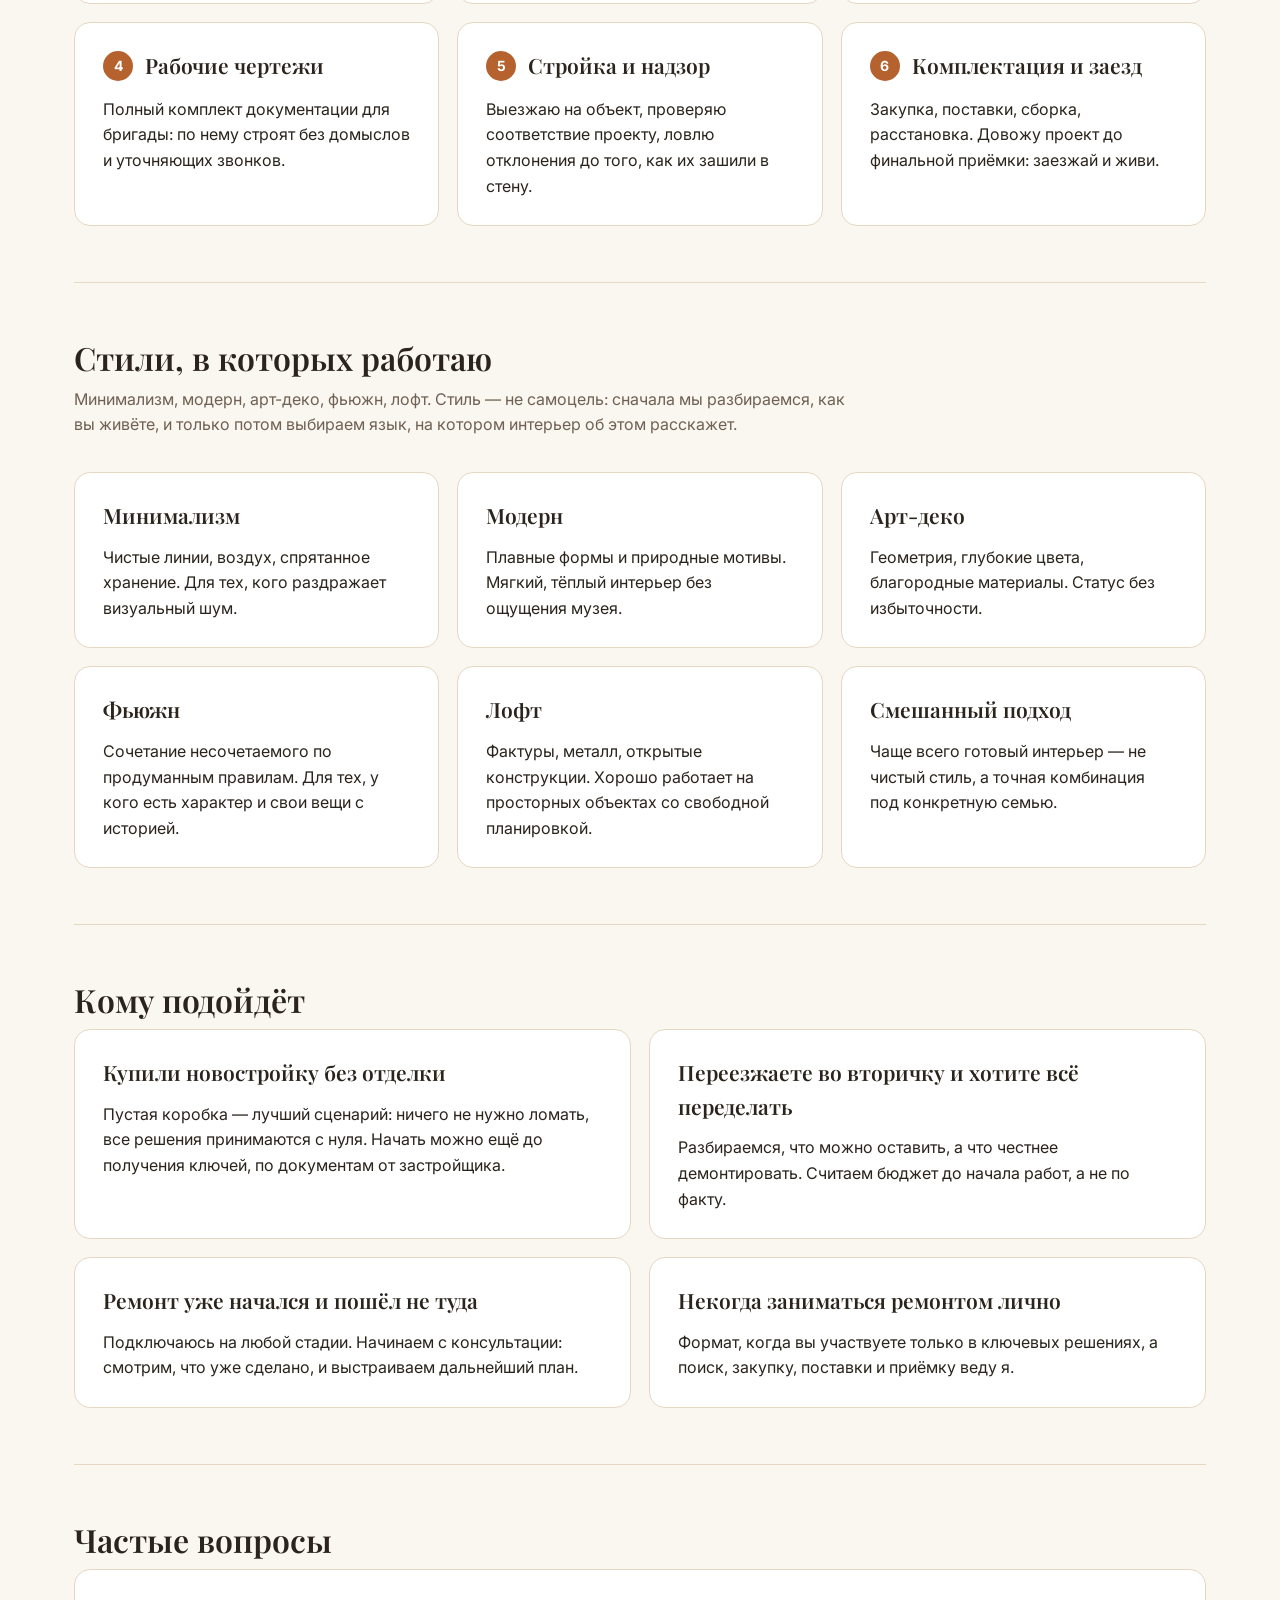
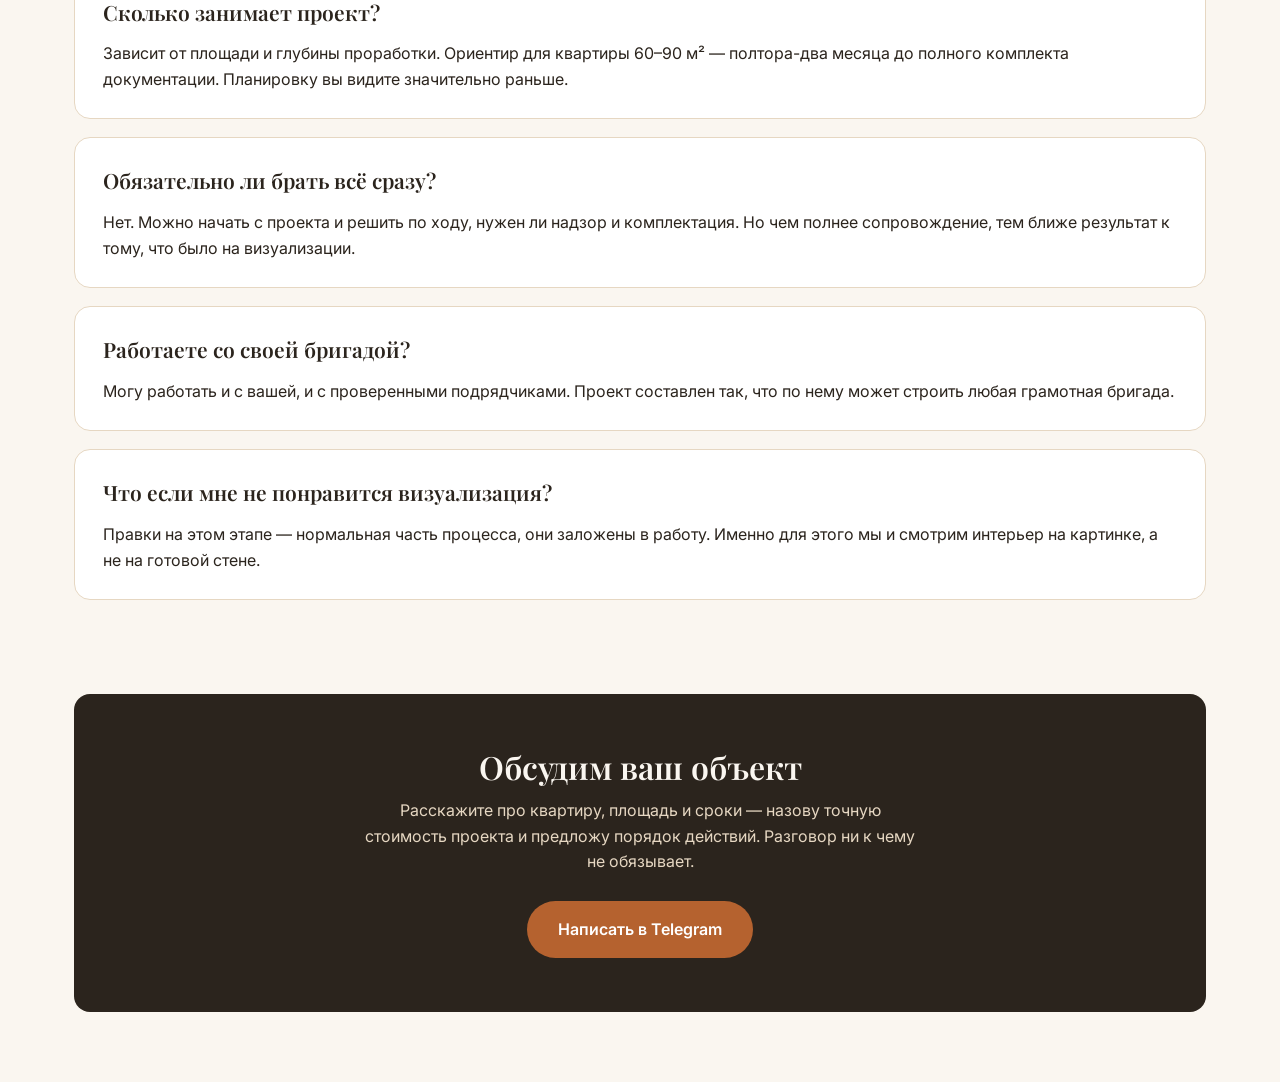
<file: presentation.html>
<!DOCTYPE html>
<html lang="ru">
<head>
<meta charset="UTF-8">
<meta name="viewport" content="width=device-width, initial-scale=1.0">
<title>Презентация услуг — Виктория Стибунова, дизайн интерьера</title>
<meta name="description" content="Дизайн-проект, авторский надзор, комплектация и подбор искусства. Что входит, сколько стоит и как проходит работа — на одной странице.">
<link rel="preconnect" href="https://fonts.googleapis.com">
<link rel="preconnect" href="https://fonts.gstatic.com" crossorigin>
<link href="https://fonts.googleapis.com/css2?family=Playfair+Display:wght@500;600;700&family=Inter:wght@400;500;600;700;800&display=swap" rel="stylesheet">
<link rel="stylesheet" href="styles.css">
<link rel="stylesheet" href="materials.css">
</head>
<body>

<div class="doc-bar">
  <div class="doc-bar__inner">
    <a href="index.html" class="doc-bar__back">← <span>На сайт</span></a>
    <div class="doc-bar__actions">
      <a href="materials.html" class="btn btn--ghost">Все материалы</a>
      <button class="btn btn--ghost" onclick="window.print()">Сохранить в PDF</button>
      <a href="https://t.me/vikalucky20" target="_blank" rel="noopener" class="btn btn--primary">Написать в Telegram</a>
    </div>
  </div>
</div>

<div class="container">

  <section class="pitch">
    <p class="eyebrow eyebrow--center">Виктория Стибунова · Москва</p>
    <h1>Интерьер под ключ: от планировки до последней детали</h1>
    <p class="pitch__lead">Я веду проект от идеи до заезда — дизайн-проект, надзор за бригадой, закупка материалов и мебели, подбор предметов искусства. Вам не нужно разбираться в каталогах, спорить с прорабом и ездить по салонам.</p>
    <div class="pitch__meta">
      <div><b>5 услуг</b><span>от проекта до приёмки «под ключ»</span></div>
      <div><b>2 500 ₽/м²</b><span>стартовая цена проекта</span></div>
      <div><b>5</b><span>стилевых направлений</span></div>
      <div><b>«до тапочек»</b><span>глубина комплектации</span></div>
    </div>
  </section>

  <section class="doc-section">
    <h2>Что вы получаете</h2>
    <p class="doc-section__lead">Три вещи, ради которых нанимают дизайнера — и которые вы не получите, делая ремонт своими силами.</p>
    <div class="grid-3">
      <div class="card">
        <span class="tag">Предсказуемость</span>
        <p class="card__title">Вы видите результат до оплаты ремонта</p>
        <p>Визуализация показывает готовый интерьер заранее. Не «примерно так», а именно так, как будет: с реальными материалами, мебелью и светом.</p>
      </div>
      <div class="card">
        <span class="tag">Экономия</span>
        <p class="card__title">Ремонт без переделок и лишних закупок</p>
        <p>Все решения принимаются на бумаге, а не на объекте в спешке. Ведомости материалов считаются заранее — нет ни двойных закупок, ни срочных доплат.</p>
      </div>
      <div class="card">
        <span class="tag">Время</span>
        <p class="card__title">Вы не живёте в ремонте головой</p>
        <p>Общение с бригадой, поиск поставщиков, приёмка — на мне. От вас нужны решения по ключевым развилкам, всё остальное я закрываю сама.</p>
      </div>
    </div>
  </section>

  <section class="doc-section">
    <h2>Услуги и стоимость</h2>
    <p class="doc-section__lead">Можно взять всё сопровождение целиком, а можно только тот блок, который нужен сейчас.</p>

    <div class="card">
      <div class="offer">
        <div>
          <span class="offer__name">Дизайн-проект — техническая часть</span>
          <span class="offer__desc">Обмерный план, планировка, все рабочие чертежи для бригады: электрика, сантехника, полы, потолки, развёртки. Ведомости материалов.</span>
        </div>
        <span class="offer__price">2 500 ₽/м²</span>
      </div>
      <div class="offer">
        <div>
          <span class="offer__name">Дизайн-проект с визуализацией</span>
          <span class="offer__desc">Всё из технической части плюс фотореалистичная визуализация каждого помещения. Вы видите интерьер целиком до начала работ.</span>
        </div>
        <span class="offer__price">3 500 ₽/м²</span>
      </div>
      <div class="offer">
        <div>
          <span class="offer__name">Полный проект 5D</span>
          <span class="offer__desc">Максимальная детализация: проработка каждого узла, декора и сценариев света. Для тех, кто хочет контролировать интерьер до мелочей.</span>
        </div>
        <span class="offer__price">5 000 ₽/м²</span>
      </div>
      <div class="offer">
        <div>
          <span class="offer__name">Авторский надзор</span>
          <span class="offer__desc">Регулярные выезды на объект, контроль соответствия проекту, решение вопросов с бригадой. Цена зависит от квадратуры и интенсивности работ.</span>
        </div>
        <span class="offer__price">40 000–100 000 ₽/мес</span>
      </div>
      <div class="offer">
        <div>
          <span class="offer__name">Комплектация</span>
          <span class="offer__desc">Закупка чистовых материалов, мебели, света и текстиля, контроль поставок, финальная приёмка. Свою скидку поставщика отдаю вам полностью либо делим пополам.</span>
        </div>
        <span class="offer__price">10% от закупки</span>
      </div>
      <div class="offer">
        <div>
          <span class="offer__name">Подбор предметов искусства</span>
          <span class="offer__desc">Помогаю выбрать вещи, которые не только украшают интерьер, но и приумножат вложенные средства в будущем.</span>
        </div>
        <span class="offer__price">20 000 ₽</span>
      </div>
      <div class="offer">
        <div>
          <span class="offer__name">Консультация</span>
          <span class="offer__desc">Разбор вашей ситуации: планировка, бюджет, порядок действий. Подходит, если ремонт ещё не начат или уже начат и пошёл не туда.</span>
        </div>
        <span class="offer__price">10 000 ₽</span>
      </div>
    </div>
  </section>

  <section class="doc-section">
    <h2>Пример расчёта</h2>
    <p class="doc-section__lead">Квартира 80 м² в новостройке, полное сопровождение: проект с визуализацией, надзор на четыре месяца ремонта и комплектация с бюджетом закупки 2 млн ₽.</p>
    <div class="card">
      <table class="calc">
        <tr><td>Дизайн-проект с визуализацией — 80 м² × 3 500 ₽</td><td>280 000 ₽</td></tr>
        <tr><td>Авторский надзор — 4 месяца × 50 000 ₽</td><td>200 000 ₽</td></tr>
        <tr><td>Комплектация — 10% от закупки 2 000 000 ₽</td><td>200 000 ₽</td></tr>
        <tr><td>Подбор предметов искусства</td><td>20 000 ₽</td></tr>
        <tr><td>Полное сопровождение проекта</td><td>700 000 ₽</td></tr>
      </table>
      <p class="card__note">Расчёт приведён как пример структуры стоимости. Точная сумма зависит от площади, состояния объекта и объёма работ — считаю индивидуально после разговора.</p>
    </div>
  </section>

  <section class="doc-section">
    <h2>Как проходит работа</h2>
    <div class="grid-3">
      <div class="card">
        <div class="card__head"><span class="card__step">1</span><p class="card__title">Знакомство</p></div>
        <p>Разговор об объекте и о том, как вы живёте. Выезд на замеры. По итогу — точный расчёт и договор.</p>
      </div>
      <div class="card">
        <div class="card__head"><span class="card__step">2</span><p class="card__title">Планировка</p></div>
        <p>Несколько вариантов расстановки. Выбираем тот, в котором удобно именно вам, и фиксируем его.</p>
      </div>
      <div class="card">
        <div class="card__head"><span class="card__step">3</span><p class="card__title">Визуализация</p></div>
        <p>Собираю интерьер в цвете и материалах. Вы утверждаете картинку, зная, как всё будет выглядеть.</p>
      </div>
      <div class="card">
        <div class="card__head"><span class="card__step">4</span><p class="card__title">Рабочие чертежи</p></div>
        <p>Полный комплект документации для бригады: по нему строят без домыслов и уточняющих звонков.</p>
      </div>
      <div class="card">
        <div class="card__head"><span class="card__step">5</span><p class="card__title">Стройка и надзор</p></div>
        <p>Выезжаю на объект, проверяю соответствие проекту, ловлю отклонения до того, как их зашили в стену.</p>
      </div>
      <div class="card">
        <div class="card__head"><span class="card__step">6</span><p class="card__title">Комплектация и заезд</p></div>
        <p>Закупка, поставки, сборка, расстановка. Довожу проект до финальной приёмки: заезжай и живи.</p>
      </div>
    </div>
  </section>

  <section class="doc-section">
    <h2>Стили, в которых работаю</h2>
    <p class="doc-section__lead">Минимализм, модерн, арт-деко, фьюжн, лофт. Стиль — не самоцель: сначала мы разбираемся, как вы живёте, и только потом выбираем язык, на котором интерьер об этом расскажет.</p>
    <div class="grid-3">
      <div class="card">
        <p class="card__title">Минимализм</p>
        <p>Чистые линии, воздух, спрятанное хранение. Для тех, кого раздражает визуальный шум.</p>
      </div>
      <div class="card">
        <p class="card__title">Модерн</p>
        <p>Плавные формы и природные мотивы. Мягкий, тёплый интерьер без ощущения музея.</p>
      </div>
      <div class="card">
        <p class="card__title">Арт-деко</p>
        <p>Геометрия, глубокие цвета, благородные материалы. Статус без избыточности.</p>
      </div>
      <div class="card">
        <p class="card__title">Фьюжн</p>
        <p>Сочетание несочетаемого по продуманным правилам. Для тех, у кого есть характер и свои вещи с историей.</p>
      </div>
      <div class="card">
        <p class="card__title">Лофт</p>
        <p>Фактуры, металл, открытые конструкции. Хорошо работает на просторных объектах со свободной планировкой.</p>
      </div>
      <div class="card">
        <p class="card__title">Смешанный подход</p>
        <p>Чаще всего готовый интерьер — не чистый стиль, а точная комбинация под конкретную семью.</p>
      </div>
    </div>
  </section>

  <section class="doc-section">
    <h2>Кому подойдёт</h2>
    <div class="grid-2">
      <div class="card">
        <p class="card__title">Купили новостройку без отделки</p>
        <p>Пустая коробка — лучший сценарий: ничего не нужно ломать, все решения принимаются с нуля. Начать можно ещё до получения ключей, по документам от застройщика.</p>
      </div>
      <div class="card">
        <p class="card__title">Переезжаете во вторичку и хотите всё переделать</p>
        <p>Разбираемся, что можно оставить, а что честнее демонтировать. Считаем бюджет до начала работ, а не по факту.</p>
      </div>
      <div class="card">
        <p class="card__title">Ремонт уже начался и пошёл не туда</p>
        <p>Подключаюсь на любой стадии. Начинаем с консультации: смотрим, что уже сделано, и выстраиваем дальнейший план.</p>
      </div>
      <div class="card">
        <p class="card__title">Некогда заниматься ремонтом лично</p>
        <p>Формат, когда вы участвуете только в ключевых решениях, а поиск, закупку, поставки и приёмку веду я.</p>
      </div>
    </div>
  </section>

  <section class="doc-section">
    <h2>Частые вопросы</h2>
    <div class="card">
      <p class="card__title">Сколько занимает проект?</p>
      <p>Зависит от площади и глубины проработки. Ориентир для квартиры 60–90 м² — полтора-два месяца до полного комплекта документации. Планировку вы видите значительно раньше.</p>
    </div>
    <div class="card">
      <p class="card__title">Обязательно ли брать всё сразу?</p>
      <p>Нет. Можно начать с проекта и решить по ходу, нужен ли надзор и комплектация. Но чем полнее сопровождение, тем ближе результат к тому, что было на визуализации.</p>
    </div>
    <div class="card">
      <p class="card__title">Работаете со своей бригадой?</p>
      <p>Могу работать и с вашей, и с проверенными подрядчиками. Проект составлен так, что по нему может строить любая грамотная бригада.</p>
    </div>
    <div class="card">
      <p class="card__title">Что если мне не понравится визуализация?</p>
      <p>Правки на этом этапе — нормальная часть процесса, они заложены в работу. Именно для этого мы и смотрим интерьер на картинке, а не на готовой стене.</p>
    </div>
  </section>

  <div class="cta-final">
    <h2>Обсудим ваш объект</h2>
    <p>Расскажите про квартиру, площадь и сроки — назову точную стоимость проекта и предложу порядок действий. Разговор ни к чему не обязывает.</p>
    <a href="https://t.me/vikalucky20" target="_blank" rel="noopener" class="btn btn--primary btn--lg">Написать в Telegram</a>
  </div>

</div>

</body>
</html>
</file>
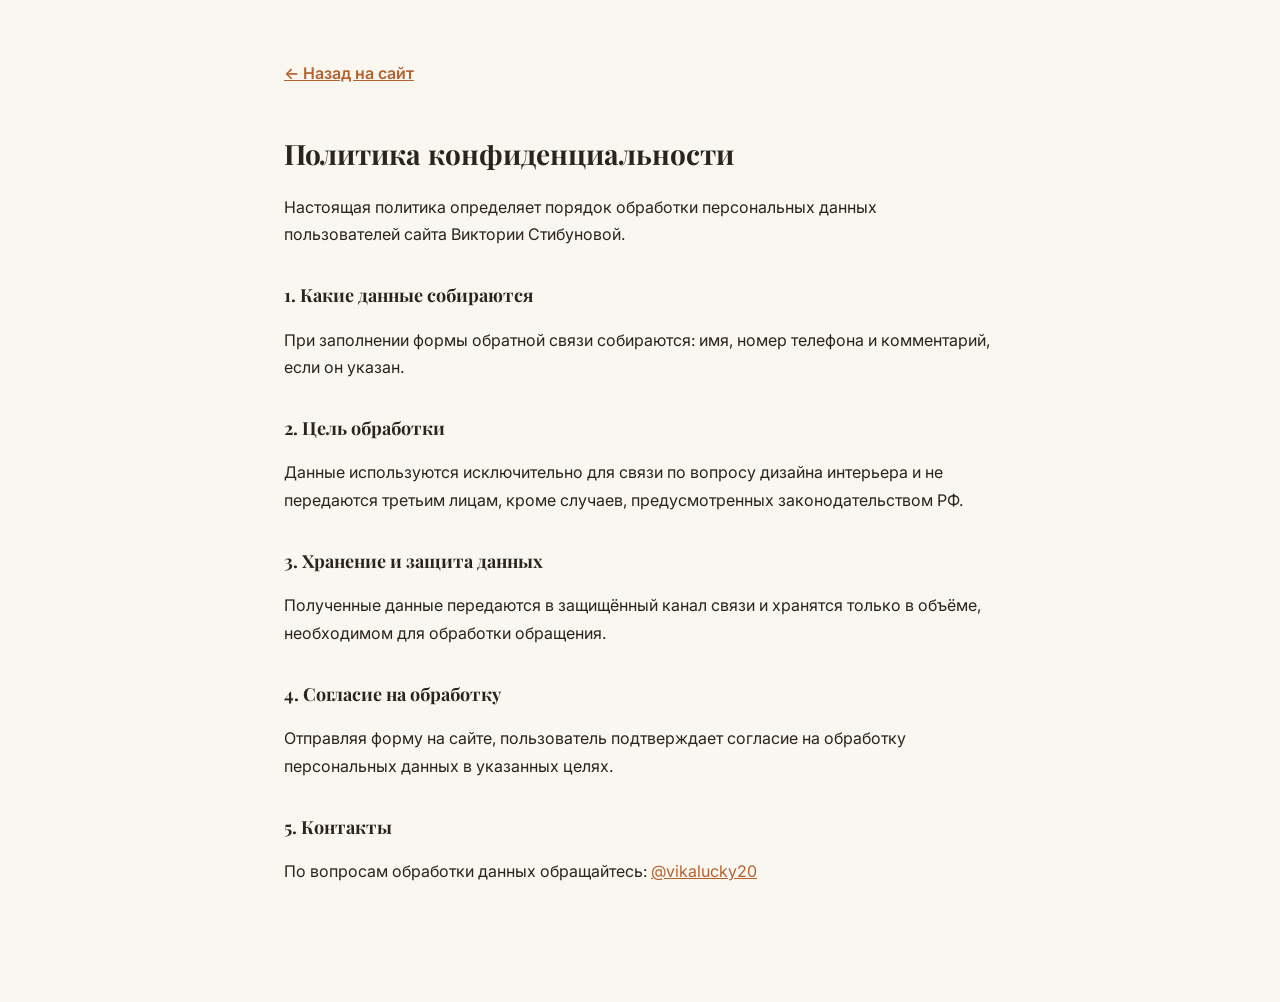
<file: privacy.html>
<!DOCTYPE html>
<html lang="ru">
<head>
<meta charset="UTF-8">
<meta name="viewport" content="width=device-width, initial-scale=1.0">
<title>Политика конфиденциальности — Виктория Стибунова</title>
<link href="https://fonts.googleapis.com/css2?family=Inter:wght@400;500;600;700&family=Playfair+Display:wght@600;700&display=swap" rel="stylesheet">
<style>
  * { box-sizing: border-box; }
  body { font-family: 'Inter', sans-serif; max-width: 760px; margin: 0 auto; padding: 60px 24px 100px; color: #2b241d; line-height: 1.7; background: #faf6f0; }
  h1 { font-family: 'Playfair Display', serif; font-size: 28px; margin-bottom: 8px; }
  h2 { font-family: 'Playfair Display', serif; font-size: 18px; margin: 32px 0 10px; }
  a { color: #b5622f; }
  .back { display: inline-block; margin-bottom: 24px; font-weight: 600; }
</style>
</head>
<body>
  <a href="index.html" class="back">← Назад на сайт</a>
  <h1>Политика конфиденциальности</h1>
  <p>Настоящая политика определяет порядок обработки персональных данных пользователей сайта Виктории Стибуновой.</p>

  <h2>1. Какие данные собираются</h2>
  <p>При заполнении формы обратной связи собираются: имя, номер телефона и комментарий, если он указан.</p>

  <h2>2. Цель обработки</h2>
  <p>Данные используются исключительно для связи по вопросу дизайна интерьера и не передаются третьим лицам, кроме случаев, предусмотренных законодательством РФ.</p>

  <h2>3. Хранение и защита данных</h2>
  <p>Полученные данные передаются в защищённый канал связи и хранятся только в объёме, необходимом для обработки обращения.</p>

  <h2>4. Согласие на обработку</h2>
  <p>Отправляя форму на сайте, пользователь подтверждает согласие на обработку персональных данных в указанных целях.</p>

  <h2>5. Контакты</h2>
  <p>По вопросам обработки данных обращайтесь: <a href="https://t.me/vikalucky20" target="_blank" rel="noopener">@vikalucky20</a></p>
</body>
</html>
</file>
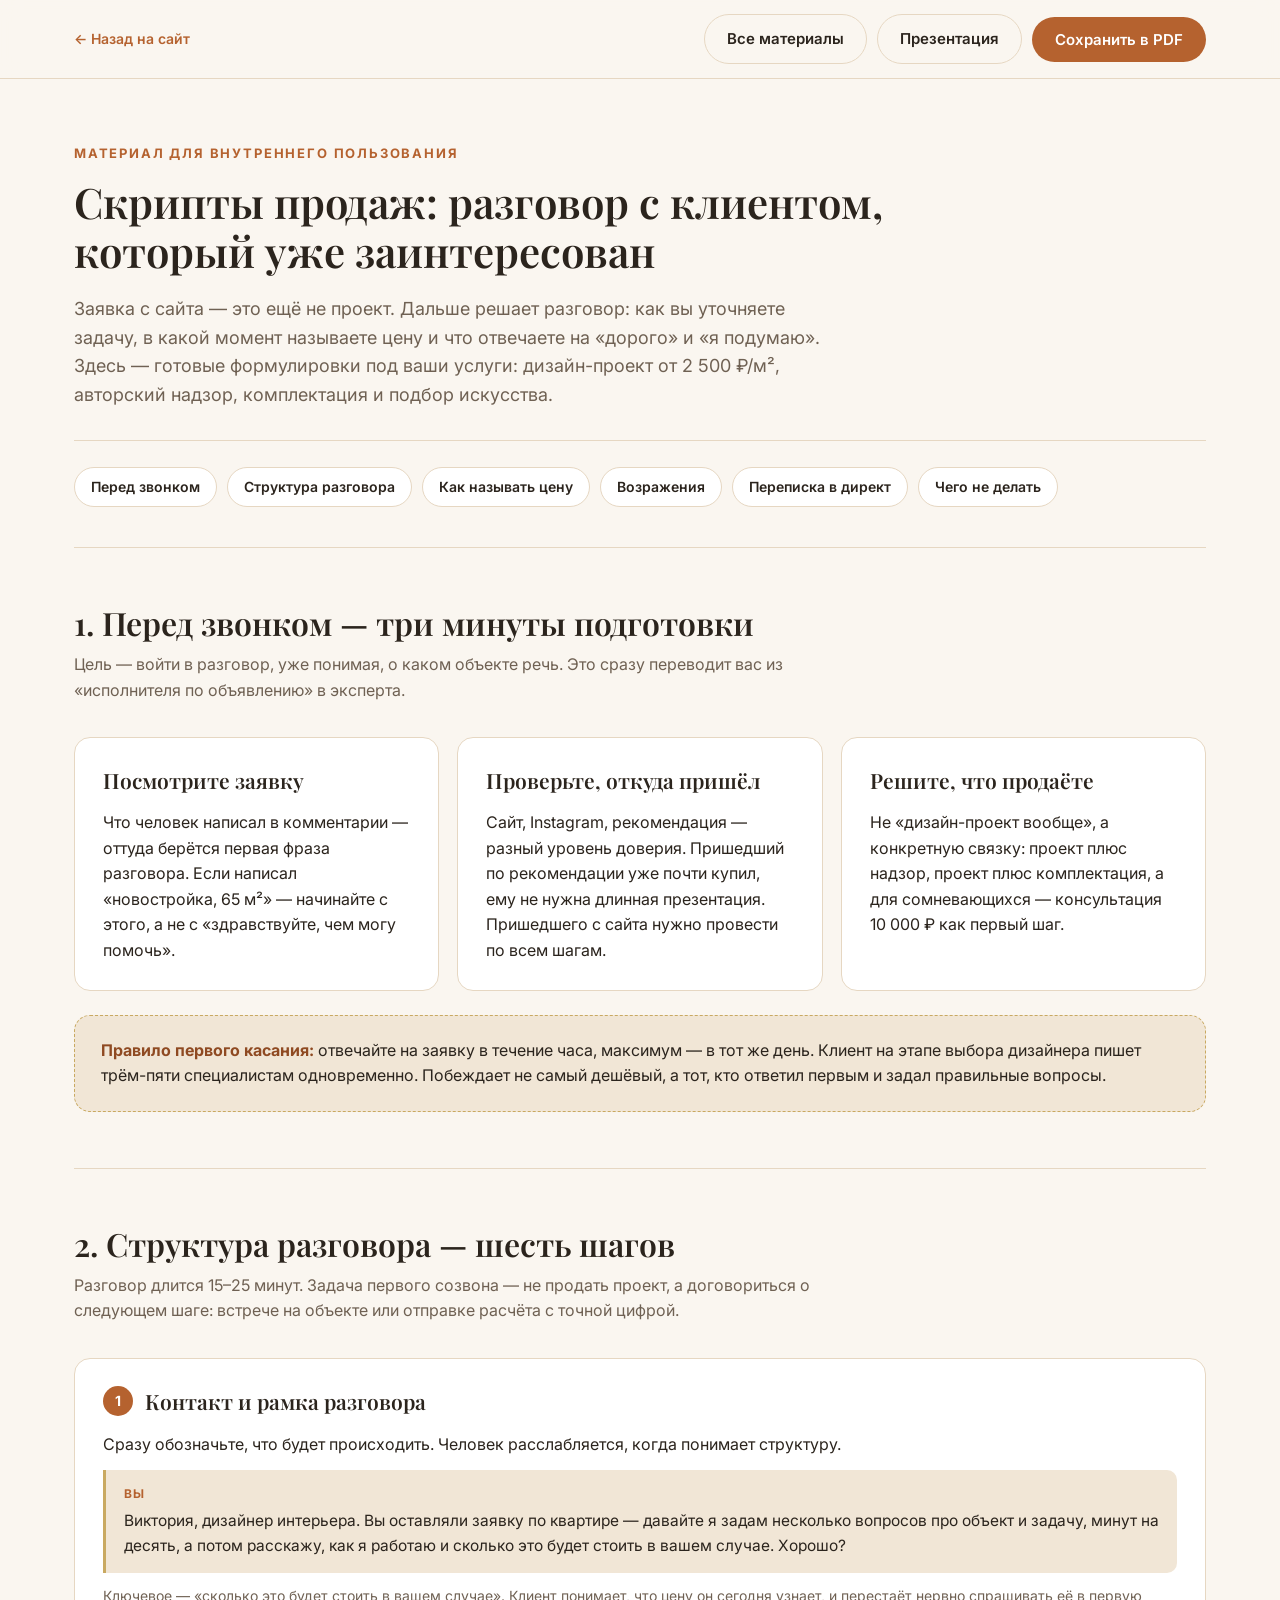
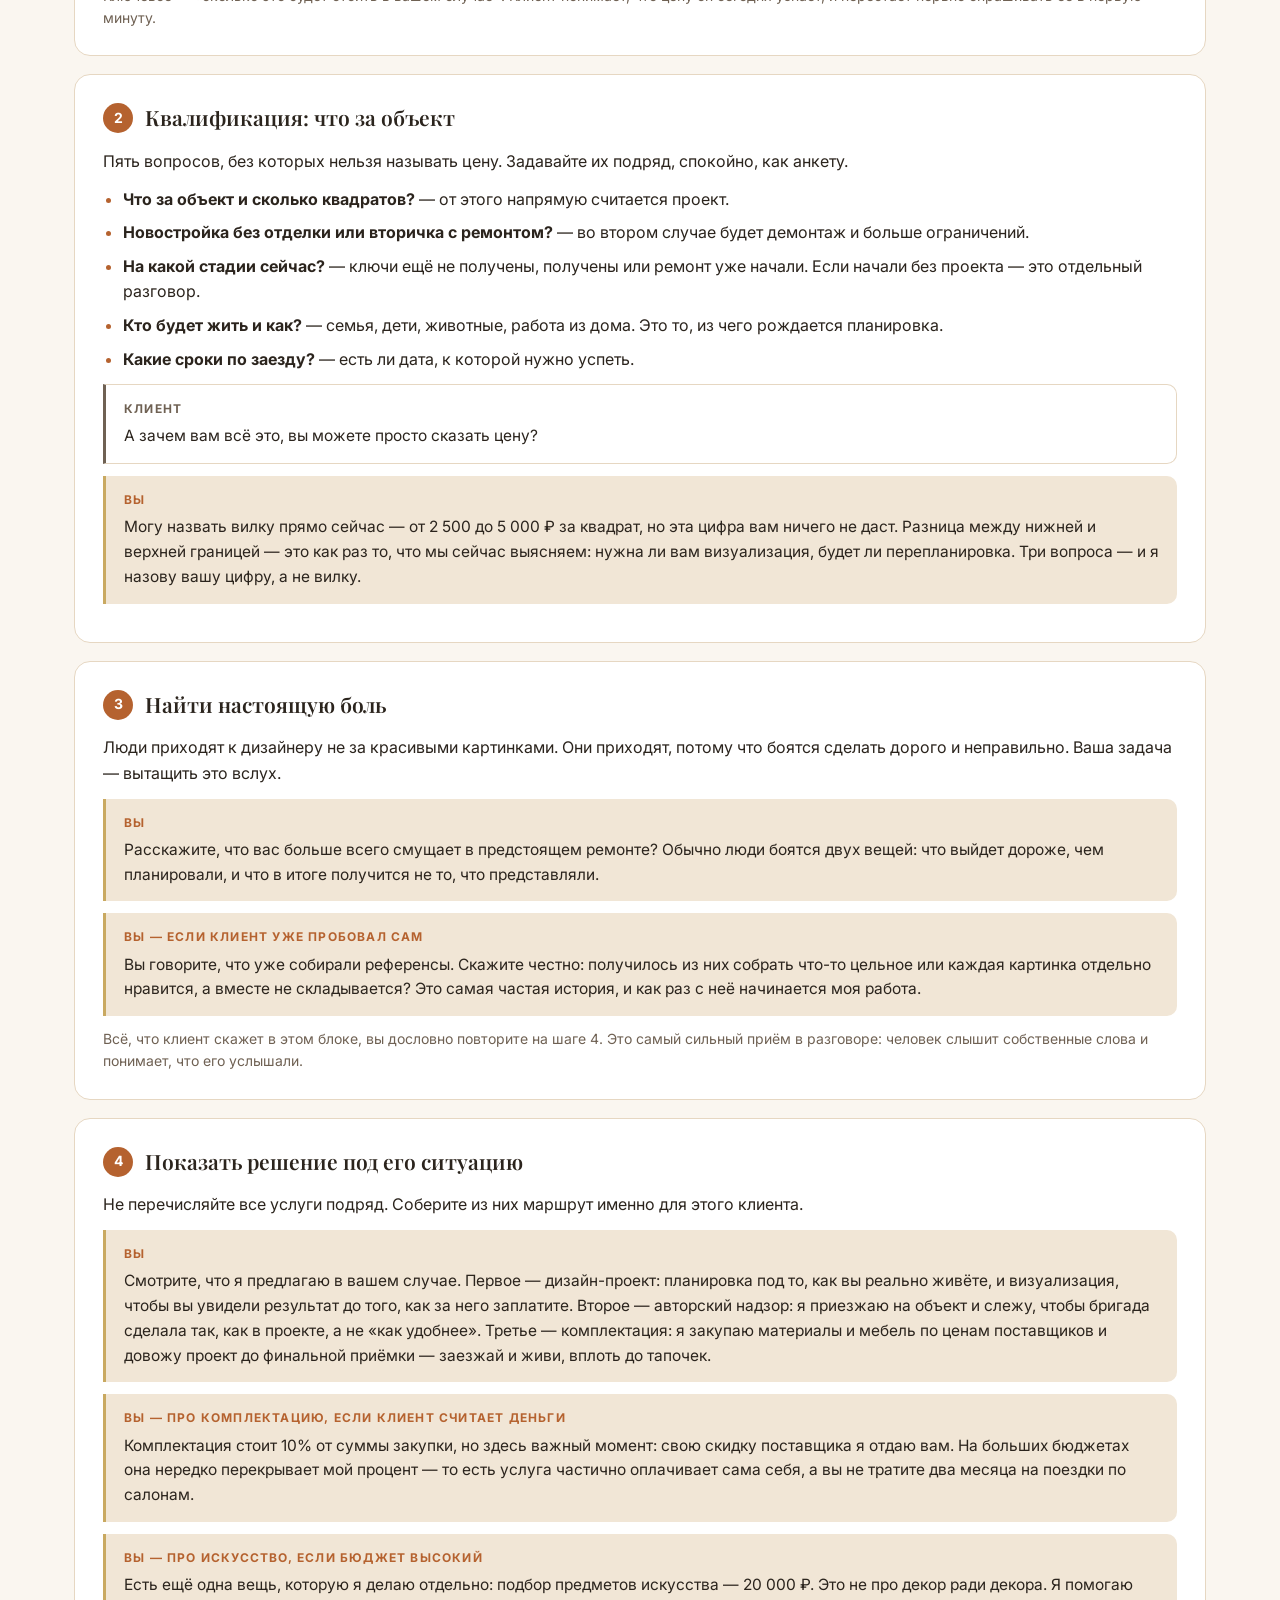
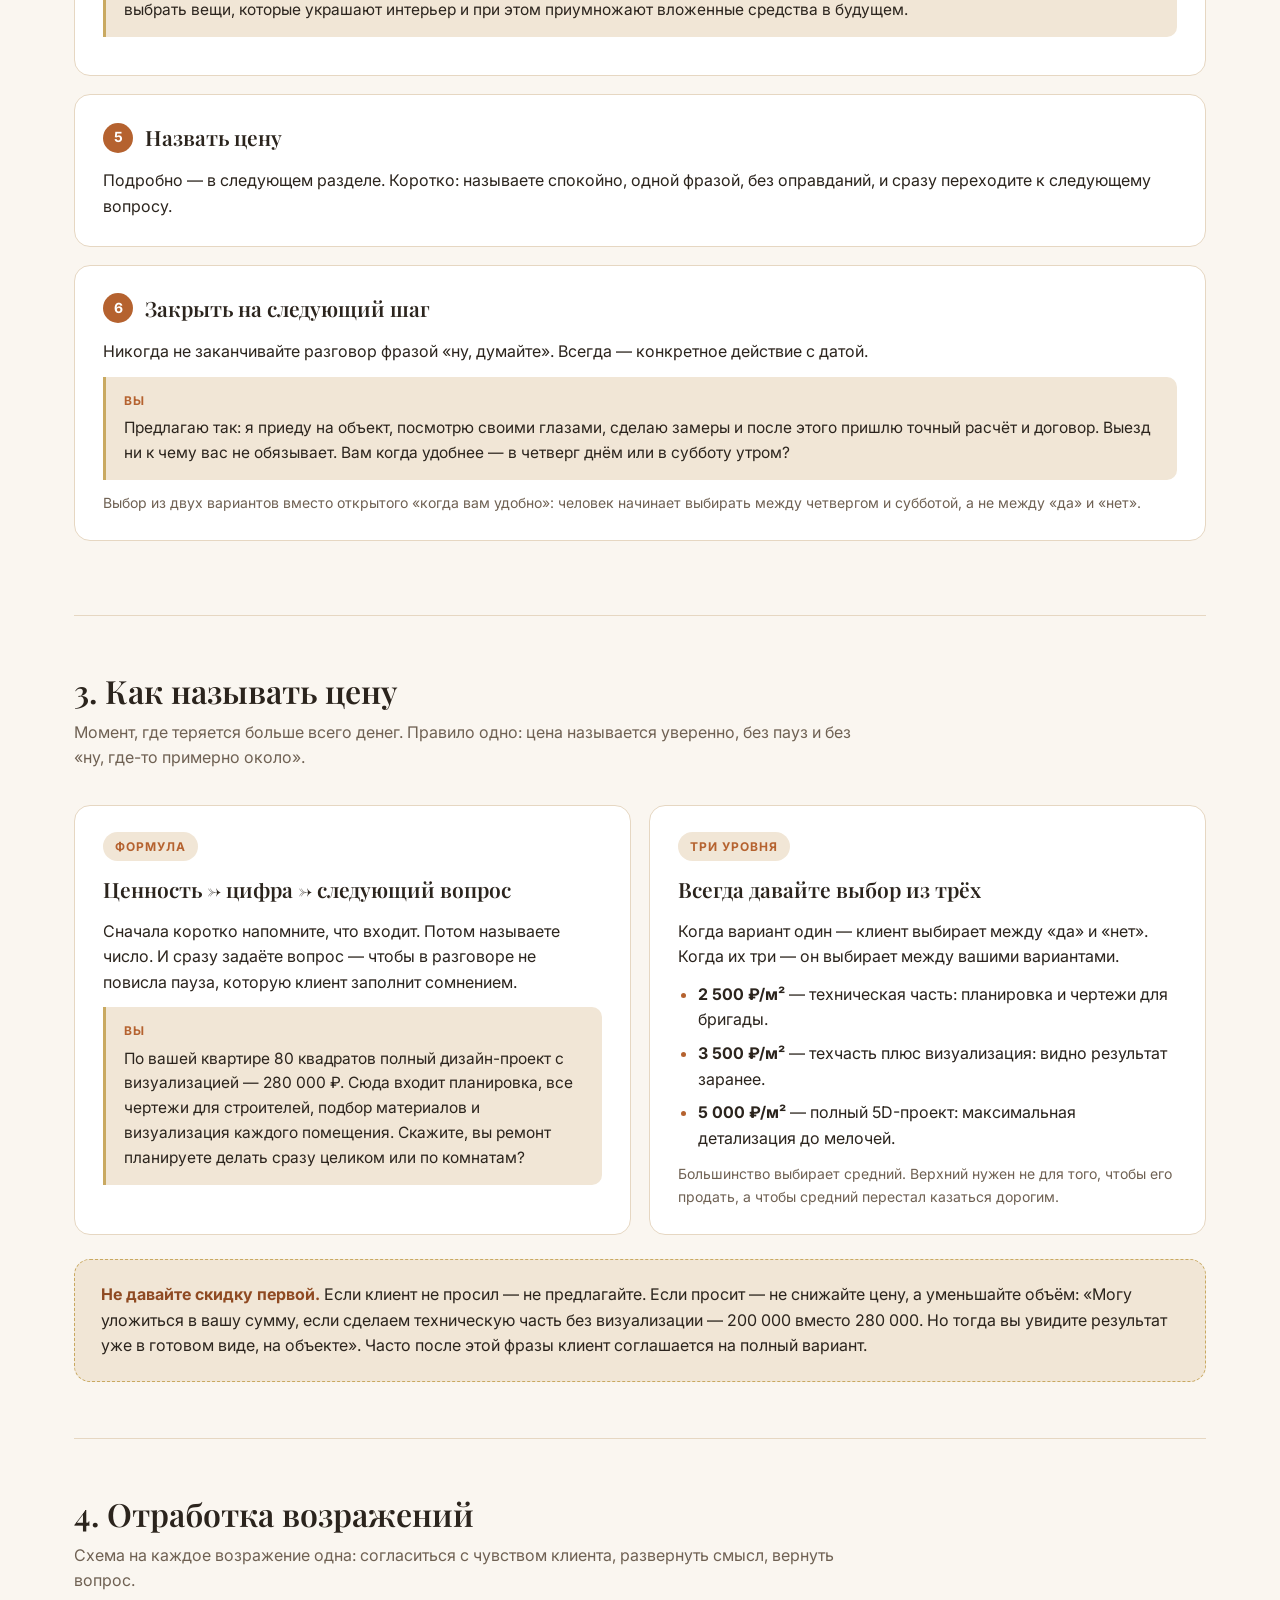
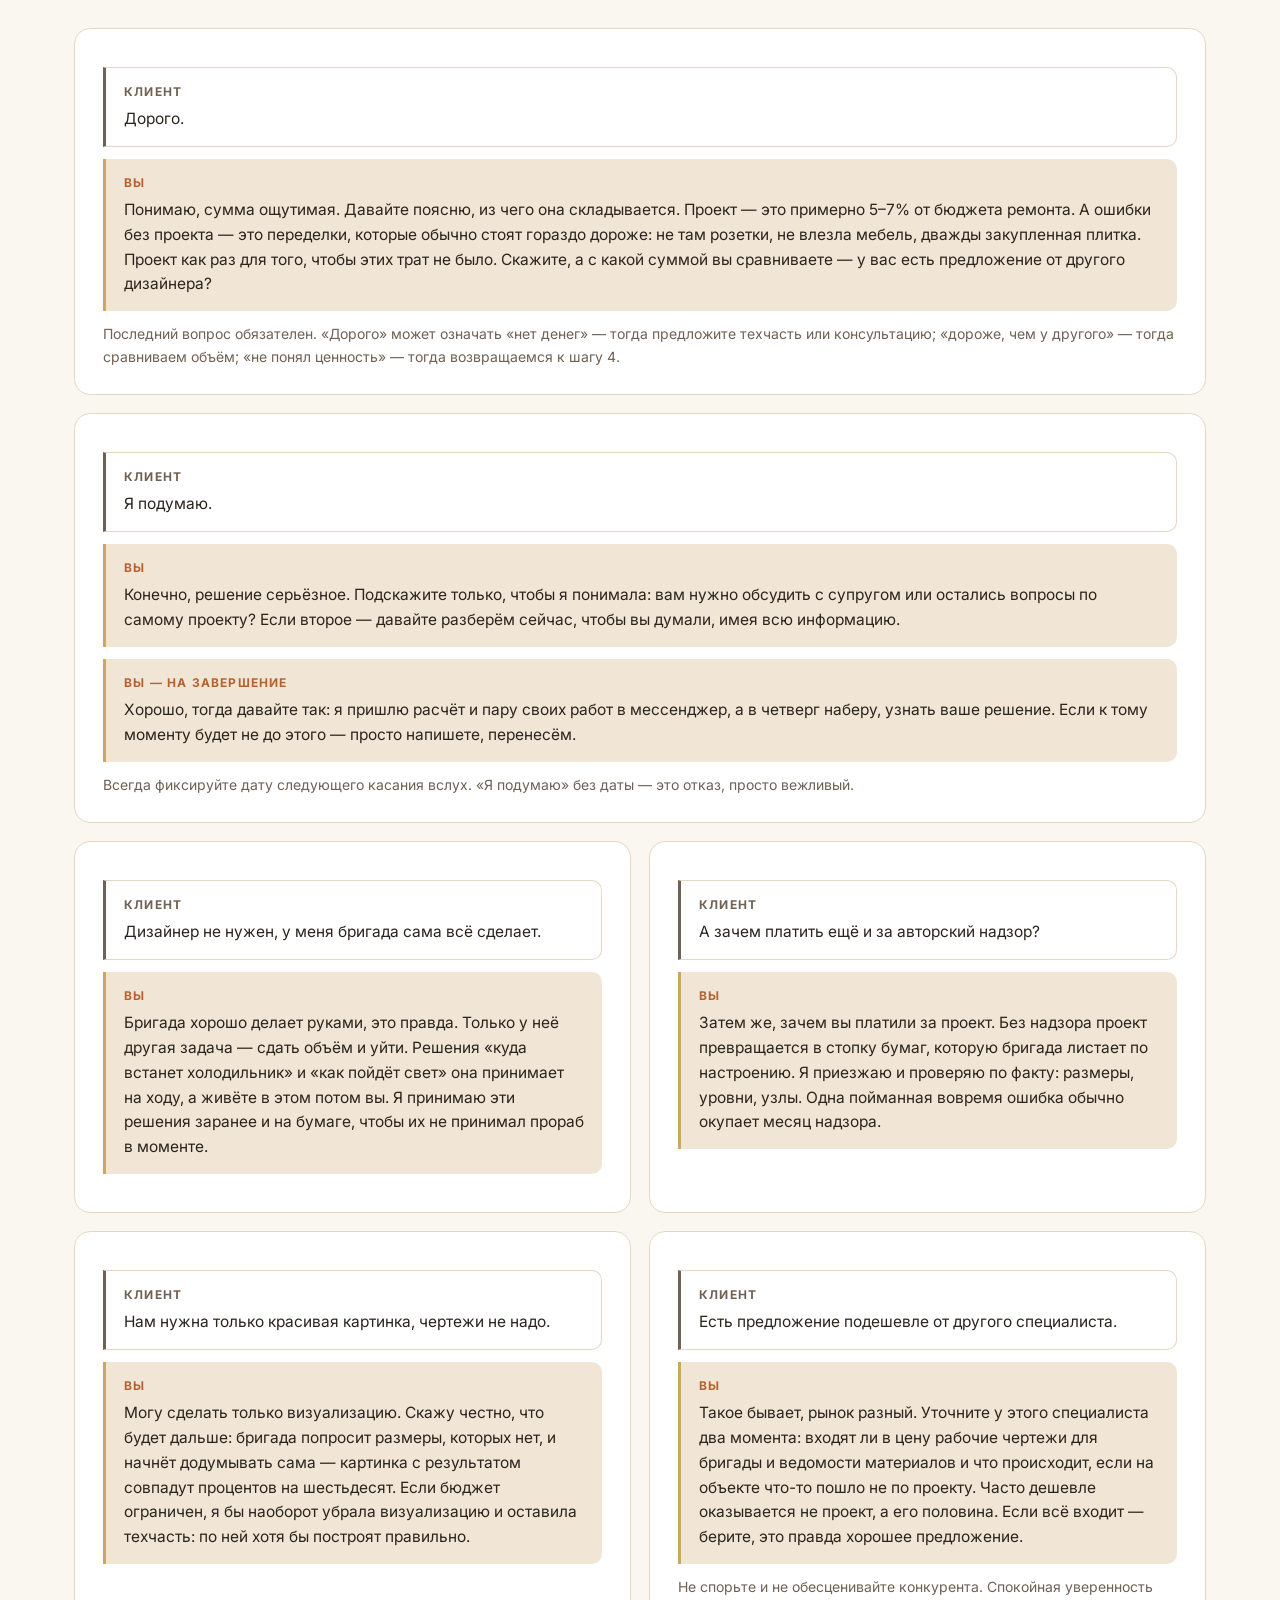
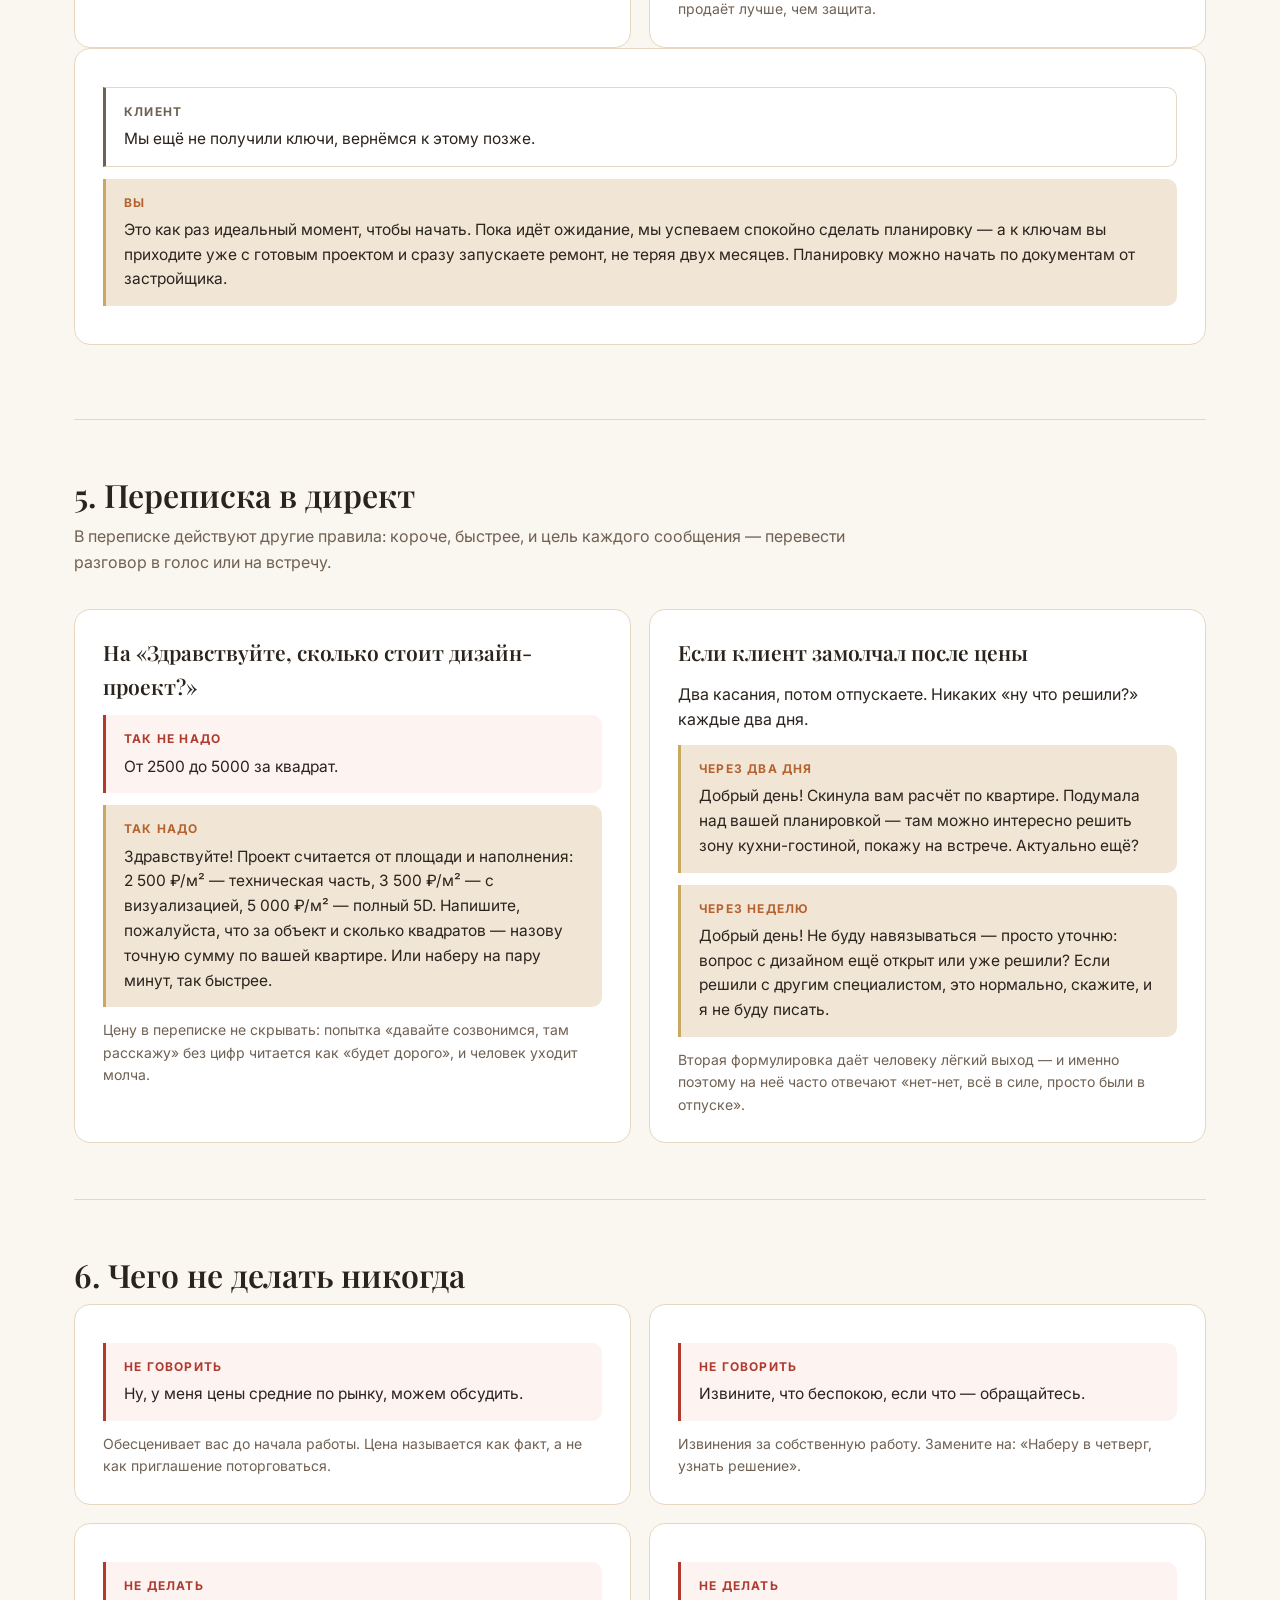
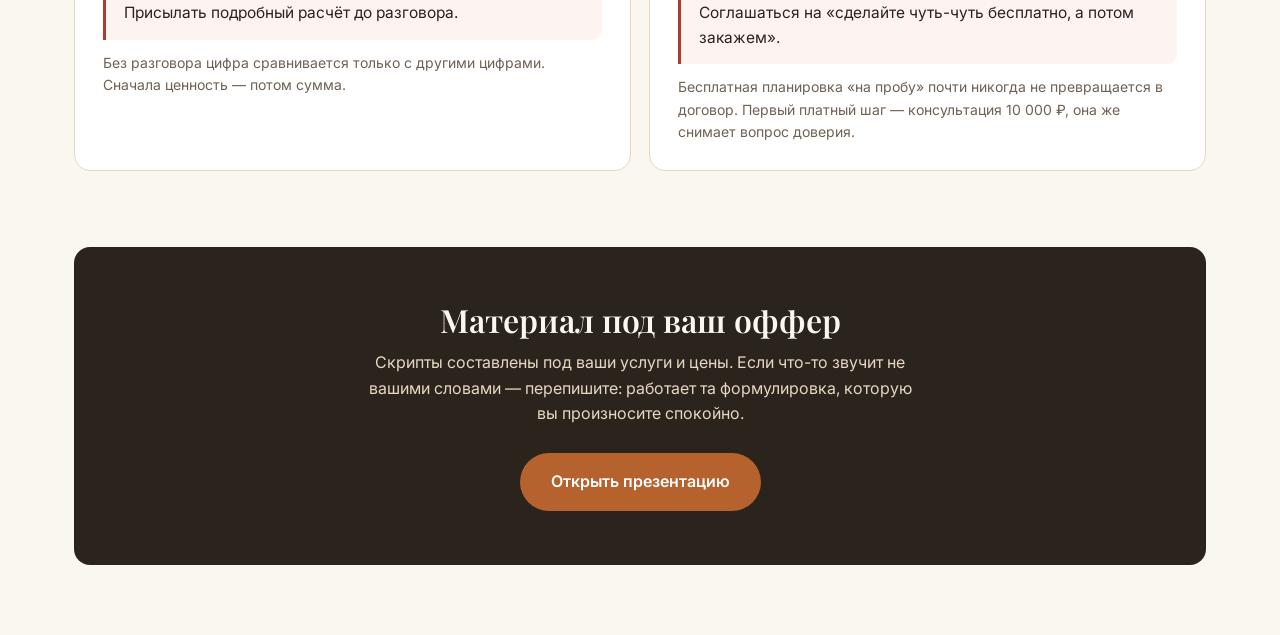
<file: scripts.html>
<!DOCTYPE html>
<html lang="ru">
<head>
<meta charset="UTF-8">
<meta name="viewport" content="width=device-width, initial-scale=1.0">
<title>Скрипты продаж — Виктория Стибунова, дизайн интерьера</title>
<meta name="description" content="Что говорить на созвоне и в переписке, когда клиент уже заинтересован: структура разговора, как называть цену, отработка возражений.">
<meta name="robots" content="noindex">
<link rel="preconnect" href="https://fonts.googleapis.com">
<link rel="preconnect" href="https://fonts.gstatic.com" crossorigin>
<link href="https://fonts.googleapis.com/css2?family=Playfair+Display:wght@500;600;700&family=Inter:wght@400;500;600;700;800&display=swap" rel="stylesheet">
<link rel="stylesheet" href="styles.css">
<link rel="stylesheet" href="materials.css">
</head>
<body>

<div class="doc-bar">
  <div class="doc-bar__inner">
    <a href="index.html" class="doc-bar__back">← <span>Назад на сайт</span></a>
    <div class="doc-bar__actions">
      <a href="materials.html" class="btn btn--ghost">Все материалы</a>
      <a href="presentation.html" class="btn btn--ghost">Презентация</a>
      <button class="btn btn--primary" onclick="window.print()">Сохранить в PDF</button>
    </div>
  </div>
</div>

<div class="container">

  <section class="doc-hero">
    <p class="eyebrow">Материал для внутреннего пользования</p>
    <h1>Скрипты продаж: разговор с клиентом, который уже заинтересован</h1>
    <p class="doc-hero__lead">Заявка с сайта — это ещё не проект. Дальше решает разговор: как вы уточняете задачу, в какой момент называете цену и что отвечаете на «дорого» и «я подумаю». Здесь — готовые формулировки под ваши услуги: дизайн-проект от 2 500 ₽/м², авторский надзор, комплектация и подбор искусства.</p>
    <nav class="toc">
      <a href="#prep">Перед звонком</a>
      <a href="#call">Структура разговора</a>
      <a href="#price">Как называть цену</a>
      <a href="#objections">Возражения</a>
      <a href="#chat">Переписка в директ</a>
      <a href="#stop">Чего не делать</a>
    </nav>
  </section>

  <section class="doc-section" id="prep">
    <h2>1. Перед звонком — три минуты подготовки</h2>
    <p class="doc-section__lead">Цель — войти в разговор, уже понимая, о каком объекте речь. Это сразу переводит вас из «исполнителя по объявлению» в эксперта.</p>

    <div class="grid-3">
      <div class="card">
        <p class="card__title">Посмотрите заявку</p>
        <p>Что человек написал в комментарии — оттуда берётся первая фраза разговора. Если написал «новостройка, 65 м²» — начинайте с этого, а не с «здравствуйте, чем могу помочь».</p>
      </div>
      <div class="card">
        <p class="card__title">Проверьте, откуда пришёл</p>
        <p>Сайт, Instagram, рекомендация — разный уровень доверия. Пришедший по рекомендации уже почти купил, ему не нужна длинная презентация. Пришедшего с сайта нужно провести по всем шагам.</p>
      </div>
      <div class="card">
        <p class="card__title">Решите, что продаёте</p>
        <p>Не «дизайн-проект вообще», а конкретную связку: проект плюс надзор, проект плюс комплектация, а для сомневающихся — консультация 10 000 ₽ как первый шаг.</p>
      </div>
    </div>

    <div class="tip">
      <strong>Правило первого касания:</strong> отвечайте на заявку в течение часа, максимум — в тот же день. Клиент на этапе выбора дизайнера пишет трём-пяти специалистам одновременно. Побеждает не самый дешёвый, а тот, кто ответил первым и задал правильные вопросы.
    </div>
  </section>

  <section class="doc-section" id="call">
    <h2>2. Структура разговора — шесть шагов</h2>
    <p class="doc-section__lead">Разговор длится 15–25 минут. Задача первого созвона — не продать проект, а договориться о следующем шаге: встрече на объекте или отправке расчёта с точной цифрой.</p>

    <div class="card">
      <div class="card__head"><span class="card__step">1</span><p class="card__title">Контакт и рамка разговора</p></div>
      <p>Сразу обозначьте, что будет происходить. Человек расслабляется, когда понимает структуру.</p>
      <div class="say">
        <span class="say__who">Вы</span>
        Виктория, дизайнер интерьера. Вы оставляли заявку по квартире — давайте я задам несколько вопросов про объект и задачу, минут на десять, а потом расскажу, как я работаю и сколько это будет стоить в вашем случае. Хорошо?
      </div>
      <p class="card__note">Ключевое — «сколько это будет стоить в вашем случае». Клиент понимает, что цену он сегодня узнает, и перестаёт нервно спрашивать её в первую минуту.</p>
    </div>

    <div class="card">
      <div class="card__head"><span class="card__step">2</span><p class="card__title">Квалификация: что за объект</p></div>
      <p>Пять вопросов, без которых нельзя называть цену. Задавайте их подряд, спокойно, как анкету.</p>
      <ul class="ul">
        <li><b>Что за объект и сколько квадратов?</b> — от этого напрямую считается проект.</li>
        <li><b>Новостройка без отделки или вторичка с ремонтом?</b> — во втором случае будет демонтаж и больше ограничений.</li>
        <li><b>На какой стадии сейчас?</b> — ключи ещё не получены, получены или ремонт уже начали. Если начали без проекта — это отдельный разговор.</li>
        <li><b>Кто будет жить и как?</b> — семья, дети, животные, работа из дома. Это то, из чего рождается планировка.</li>
        <li><b>Какие сроки по заезду?</b> — есть ли дата, к которой нужно успеть.</li>
      </ul>
      <div class="say say--client">
        <span class="say__who">Клиент</span>
        А зачем вам всё это, вы можете просто сказать цену?
      </div>
      <div class="say">
        <span class="say__who">Вы</span>
        Могу назвать вилку прямо сейчас — от 2 500 до 5 000 ₽ за квадрат, но эта цифра вам ничего не даст. Разница между нижней и верхней границей — это как раз то, что мы сейчас выясняем: нужна ли вам визуализация, будет ли перепланировка. Три вопроса — и я назову вашу цифру, а не вилку.
      </div>
    </div>

    <div class="card">
      <div class="card__head"><span class="card__step">3</span><p class="card__title">Найти настоящую боль</p></div>
      <p>Люди приходят к дизайнеру не за красивыми картинками. Они приходят, потому что боятся сделать дорого и неправильно. Ваша задача — вытащить это вслух.</p>
      <div class="say">
        <span class="say__who">Вы</span>
        Расскажите, что вас больше всего смущает в предстоящем ремонте? Обычно люди боятся двух вещей: что выйдет дороже, чем планировали, и что в итоге получится не то, что представляли.
      </div>
      <div class="say">
        <span class="say__who">Вы — если клиент уже пробовал сам</span>
        Вы говорите, что уже собирали референсы. Скажите честно: получилось из них собрать что-то цельное или каждая картинка отдельно нравится, а вместе не складывается? Это самая частая история, и как раз с неё начинается моя работа.
      </div>
      <p class="card__note">Всё, что клиент скажет в этом блоке, вы дословно повторите на шаге 4. Это самый сильный приём в разговоре: человек слышит собственные слова и понимает, что его услышали.</p>
    </div>

    <div class="card">
      <div class="card__head"><span class="card__step">4</span><p class="card__title">Показать решение под его ситуацию</p></div>
      <p>Не перечисляйте все услуги подряд. Соберите из них маршрут именно для этого клиента.</p>
      <div class="say">
        <span class="say__who">Вы</span>
        Смотрите, что я предлагаю в вашем случае. Первое — дизайн-проект: планировка под то, как вы реально живёте, и визуализация, чтобы вы увидели результат до того, как за него заплатите. Второе — авторский надзор: я приезжаю на объект и слежу, чтобы бригада сделала так, как в проекте, а не «как удобнее». Третье — комплектация: я закупаю материалы и мебель по ценам поставщиков и довожу проект до финальной приёмки — заезжай и живи, вплоть до тапочек.
      </div>
      <div class="say">
        <span class="say__who">Вы — про комплектацию, если клиент считает деньги</span>
        Комплектация стоит 10% от суммы закупки, но здесь важный момент: свою скидку поставщика я отдаю вам. На больших бюджетах она нередко перекрывает мой процент — то есть услуга частично оплачивает сама себя, а вы не тратите два месяца на поездки по салонам.
      </div>
      <div class="say">
        <span class="say__who">Вы — про искусство, если бюджет высокий</span>
        Есть ещё одна вещь, которую я делаю отдельно: подбор предметов искусства — 20 000 ₽. Это не про декор ради декора. Я помогаю выбрать вещи, которые украшают интерьер и при этом приумножают вложенные средства в будущем.
      </div>
    </div>

    <div class="card">
      <div class="card__head"><span class="card__step">5</span><p class="card__title">Назвать цену</p></div>
      <p>Подробно — в следующем разделе. Коротко: называете спокойно, одной фразой, без оправданий, и сразу переходите к следующему вопросу.</p>
    </div>

    <div class="card">
      <div class="card__head"><span class="card__step">6</span><p class="card__title">Закрыть на следующий шаг</p></div>
      <p>Никогда не заканчивайте разговор фразой «ну, думайте». Всегда — конкретное действие с датой.</p>
      <div class="say">
        <span class="say__who">Вы</span>
        Предлагаю так: я приеду на объект, посмотрю своими глазами, сделаю замеры и после этого пришлю точный расчёт и договор. Выезд ни к чему вас не обязывает. Вам когда удобнее — в четверг днём или в субботу утром?
      </div>
      <p class="card__note">Выбор из двух вариантов вместо открытого «когда вам удобно»: человек начинает выбирать между четвергом и субботой, а не между «да» и «нет».</p>
    </div>
  </section>

  <section class="doc-section" id="price">
    <h2>3. Как называть цену</h2>
    <p class="doc-section__lead">Момент, где теряется больше всего денег. Правило одно: цена называется уверенно, без пауз и без «ну, где-то примерно около».</p>

    <div class="grid-2">
      <div class="card">
        <span class="tag">Формула</span>
        <p class="card__title">Ценность → цифра → следующий вопрос</p>
        <p>Сначала коротко напомните, что входит. Потом называете число. И сразу задаёте вопрос — чтобы в разговоре не повисла пауза, которую клиент заполнит сомнением.</p>
        <div class="say">
          <span class="say__who">Вы</span>
          По вашей квартире 80 квадратов полный дизайн-проект с визуализацией — 280 000 ₽. Сюда входит планировка, все чертежи для строителей, подбор материалов и визуализация каждого помещения. Скажите, вы ремонт планируете делать сразу целиком или по комнатам?
        </div>
      </div>
      <div class="card">
        <span class="tag">Три уровня</span>
        <p class="card__title">Всегда давайте выбор из трёх</p>
        <p>Когда вариант один — клиент выбирает между «да» и «нет». Когда их три — он выбирает между вашими вариантами.</p>
        <ul class="ul">
          <li><b>2 500 ₽/м²</b> — техническая часть: планировка и чертежи для бригады.</li>
          <li><b>3 500 ₽/м²</b> — техчасть плюс визуализация: видно результат заранее.</li>
          <li><b>5 000 ₽/м²</b> — полный 5D-проект: максимальная детализация до мелочей.</li>
        </ul>
        <p class="card__note">Большинство выбирает средний. Верхний нужен не для того, чтобы его продать, а чтобы средний перестал казаться дорогим.</p>
      </div>
    </div>

    <div class="tip">
      <strong>Не давайте скидку первой.</strong> Если клиент не просил — не предлагайте. Если просит — не снижайте цену, а уменьшайте объём: «Могу уложиться в вашу сумму, если сделаем техническую часть без визуализации — 200 000 вместо 280 000. Но тогда вы увидите результат уже в готовом виде, на объекте». Часто после этой фразы клиент соглашается на полный вариант.
    </div>
  </section>

  <section class="doc-section" id="objections">
    <h2>4. Отработка возражений</h2>
    <p class="doc-section__lead">Схема на каждое возражение одна: согласиться с чувством клиента, развернуть смысл, вернуть вопрос.</p>

    <div class="card">
      <div class="say say--client"><span class="say__who">Клиент</span>Дорого.</div>
      <div class="say">
        <span class="say__who">Вы</span>
        Понимаю, сумма ощутимая. Давайте поясню, из чего она складывается. Проект — это примерно 5–7% от бюджета ремонта. А ошибки без проекта — это переделки, которые обычно стоят гораздо дороже: не там розетки, не влезла мебель, дважды закупленная плитка. Проект как раз для того, чтобы этих трат не было. Скажите, а с какой суммой вы сравниваете — у вас есть предложение от другого дизайнера?
      </div>
      <p class="card__note">Последний вопрос обязателен. «Дорого» может означать «нет денег» — тогда предложите техчасть или консультацию; «дороже, чем у другого» — тогда сравниваем объём; «не понял ценность» — тогда возвращаемся к шагу 4.</p>
    </div>

    <div class="card">
      <div class="say say--client"><span class="say__who">Клиент</span>Я подумаю.</div>
      <div class="say">
        <span class="say__who">Вы</span>
        Конечно, решение серьёзное. Подскажите только, чтобы я понимала: вам нужно обсудить с супругом или остались вопросы по самому проекту? Если второе — давайте разберём сейчас, чтобы вы думали, имея всю информацию.
      </div>
      <div class="say">
        <span class="say__who">Вы — на завершение</span>
        Хорошо, тогда давайте так: я пришлю расчёт и пару своих работ в мессенджер, а в четверг наберу, узнать ваше решение. Если к тому моменту будет не до этого — просто напишете, перенесём.
      </div>
      <p class="card__note">Всегда фиксируйте дату следующего касания вслух. «Я подумаю» без даты — это отказ, просто вежливый.</p>
    </div>

    <div class="grid-2">
      <div class="card">
        <div class="say say--client"><span class="say__who">Клиент</span>Дизайнер не нужен, у меня бригада сама всё сделает.</div>
        <div class="say">
          <span class="say__who">Вы</span>
          Бригада хорошо делает руками, это правда. Только у неё другая задача — сдать объём и уйти. Решения «куда встанет холодильник» и «как пойдёт свет» она принимает на ходу, а живёте в этом потом вы. Я принимаю эти решения заранее и на бумаге, чтобы их не принимал прораб в моменте.
        </div>
      </div>
      <div class="card">
        <div class="say say--client"><span class="say__who">Клиент</span>А зачем платить ещё и за авторский надзор?</div>
        <div class="say">
          <span class="say__who">Вы</span>
          Затем же, зачем вы платили за проект. Без надзора проект превращается в стопку бумаг, которую бригада листает по настроению. Я приезжаю и проверяю по факту: размеры, уровни, узлы. Одна пойманная вовремя ошибка обычно окупает месяц надзора.
        </div>
      </div>
      <div class="card">
        <div class="say say--client"><span class="say__who">Клиент</span>Нам нужна только красивая картинка, чертежи не надо.</div>
        <div class="say">
          <span class="say__who">Вы</span>
          Могу сделать только визуализацию. Скажу честно, что будет дальше: бригада попросит размеры, которых нет, и начнёт додумывать сама — картинка с результатом совпадут процентов на шестьдесят. Если бюджет ограничен, я бы наоборот убрала визуализацию и оставила техчасть: по ней хотя бы построят правильно.
        </div>
      </div>
      <div class="card">
        <div class="say say--client"><span class="say__who">Клиент</span>Есть предложение подешевле от другого специалиста.</div>
        <div class="say">
          <span class="say__who">Вы</span>
          Такое бывает, рынок разный. Уточните у этого специалиста два момента: входят ли в цену рабочие чертежи для бригады и ведомости материалов и что происходит, если на объекте что-то пошло не по проекту. Часто дешевле оказывается не проект, а его половина. Если всё входит — берите, это правда хорошее предложение.
        </div>
        <p class="card__note">Не спорьте и не обесценивайте конкурента. Спокойная уверенность продаёт лучше, чем защита.</p>
      </div>
    </div>

    <div class="card">
      <div class="say say--client"><span class="say__who">Клиент</span>Мы ещё не получили ключи, вернёмся к этому позже.</div>
      <div class="say">
        <span class="say__who">Вы</span>
        Это как раз идеальный момент, чтобы начать. Пока идёт ожидание, мы успеваем спокойно сделать планировку — а к ключам вы приходите уже с готовым проектом и сразу запускаете ремонт, не теряя двух месяцев. Планировку можно начать по документам от застройщика.
      </div>
    </div>
  </section>

  <section class="doc-section" id="chat">
    <h2>5. Переписка в директ</h2>
    <p class="doc-section__lead">В переписке действуют другие правила: короче, быстрее, и цель каждого сообщения — перевести разговор в голос или на встречу.</p>

    <div class="grid-2">
      <div class="card">
        <p class="card__title">На «Здравствуйте, сколько стоит дизайн-проект?»</p>
        <div class="say say--stop">
          <span class="say__who">Так не надо</span>
          От 2500 до 5000 за квадрат.
        </div>
        <div class="say">
          <span class="say__who">Так надо</span>
          Здравствуйте! Проект считается от площади и наполнения: 2 500 ₽/м² — техническая часть, 3 500 ₽/м² — с визуализацией, 5 000 ₽/м² — полный 5D. Напишите, пожалуйста, что за объект и сколько квадратов — назову точную сумму по вашей квартире. Или наберу на пару минут, так быстрее.
        </div>
        <p class="card__note">Цену в переписке не скрывать: попытка «давайте созвонимся, там расскажу» без цифр читается как «будет дорого», и человек уходит молча.</p>
      </div>
      <div class="card">
        <p class="card__title">Если клиент замолчал после цены</p>
        <p>Два касания, потом отпускаете. Никаких «ну что решили?» каждые два дня.</p>
        <div class="say">
          <span class="say__who">Через два дня</span>
          Добрый день! Скинула вам расчёт по квартире. Подумала над вашей планировкой — там можно интересно решить зону кухни-гостиной, покажу на встрече. Актуально ещё?
        </div>
        <div class="say">
          <span class="say__who">Через неделю</span>
          Добрый день! Не буду навязываться — просто уточню: вопрос с дизайном ещё открыт или уже решили? Если решили с другим специалистом, это нормально, скажите, и я не буду писать.
        </div>
        <p class="card__note">Вторая формулировка даёт человеку лёгкий выход — и именно поэтому на неё часто отвечают «нет-нет, всё в силе, просто были в отпуске».</p>
      </div>
    </div>
  </section>

  <section class="doc-section" id="stop">
    <h2>6. Чего не делать никогда</h2>
    <div class="grid-2">
      <div class="card">
        <div class="say say--stop"><span class="say__who">Не говорить</span>Ну, у меня цены средние по рынку, можем обсудить.</div>
        <p class="card__note">Обесценивает вас до начала работы. Цена называется как факт, а не как приглашение поторговаться.</p>
      </div>
      <div class="card">
        <div class="say say--stop"><span class="say__who">Не говорить</span>Извините, что беспокою, если что — обращайтесь.</div>
        <p class="card__note">Извинения за собственную работу. Замените на: «Наберу в четверг, узнать решение».</p>
      </div>
      <div class="card">
        <div class="say say--stop"><span class="say__who">Не делать</span>Присылать подробный расчёт до разговора.</div>
        <p class="card__note">Без разговора цифра сравнивается только с другими цифрами. Сначала ценность — потом сумма.</p>
      </div>
      <div class="card">
        <div class="say say--stop"><span class="say__who">Не делать</span>Соглашаться на «сделайте чуть-чуть бесплатно, а потом закажем».</div>
        <p class="card__note">Бесплатная планировка «на пробу» почти никогда не превращается в договор. Первый платный шаг — консультация 10 000 ₽, она же снимает вопрос доверия.</p>
      </div>
    </div>
  </section>

  <div class="cta-final">
    <h2>Материал под ваш оффер</h2>
    <p>Скрипты составлены под ваши услуги и цены. Если что-то звучит не вашими словами — перепишите: работает та формулировка, которую вы произносите спокойно.</p>
    <a href="presentation.html" class="btn btn--primary btn--lg">Открыть презентацию</a>
  </div>

</div>

</body>
</html>
</file>
<file: styles.css>
:root {
  --cream: #faf6f0;
  --cream-2: #f1e6d6;
  --white: #ffffff;
  --stone: #e6d7c2;
  --ink: #2b241d;
  --ink-soft: #6f6153;
  --accent: #b5622f;
  --accent-dark: #8f4a22;
  --gold: #c9a961;
  --radius: 16px;
  --shadow: 0 20px 50px -25px rgba(43, 36, 29, 0.28);
  --font-head: 'Playfair Display', serif;
  --font-body: 'Inter', sans-serif;
}

* { box-sizing: border-box; margin: 0; padding: 0; }

html { scroll-behavior: smooth; }

body {
  font-family: var(--font-body);
  color: var(--ink);
  background: var(--cream);
  line-height: 1.6;
  -webkit-font-smoothing: antialiased;
}

img { max-width: 100%; display: block; }

.container {
  max-width: 1180px;
  margin: 0 auto;
  padding: 0 24px;
}

h1, h2, h3 {
  font-family: var(--font-head);
  color: var(--ink);
  font-weight: 600;
  line-height: 1.18;
}

a { color: inherit; text-decoration: none; }

.eyebrow {
  font-size: 13px;
  font-weight: 700;
  letter-spacing: 0.14em;
  text-transform: uppercase;
  color: var(--accent);
  margin-bottom: 14px;
}
.eyebrow--center { text-align: center; }

.section { padding: 100px 0; }
.section--alt { background: var(--cream-2); }

.section__title {
  font-size: 40px;
  max-width: 720px;
  margin-bottom: 56px;
}
.section__title--center { margin-left: auto; margin-right: auto; text-align: center; }

/* Buttons */
.btn {
  display: inline-flex;
  align-items: center;
  justify-content: center;
  gap: 8px;
  padding: 12px 22px;
  border-radius: 999px;
  font-weight: 600;
  font-size: 15px;
  border: 1.5px solid transparent;
  cursor: pointer;
  transition: all 0.2s ease;
  white-space: nowrap;
  font-family: var(--font-body);
}
.btn--primary { background: var(--accent); color: var(--white); }
.btn--primary:hover { background: var(--accent-dark); }
.btn--outline { border-color: var(--accent); color: var(--accent); }
.btn--outline:hover { background: var(--accent); color: var(--white); }
.btn--ghost { color: var(--ink); border-color: var(--stone); }
.btn--ghost:hover { border-color: var(--accent); color: var(--accent); }
.btn--lg { padding: 15px 30px; font-size: 16px; }

/* Header */
.header {
  position: sticky;
  top: 0;
  z-index: 100;
  background: rgba(250, 246, 240, 0.88);
  backdrop-filter: blur(10px);
  border-bottom: 1px solid transparent;
  transition: border-color 0.2s ease, box-shadow 0.2s ease;
}
.header.scrolled { border-color: var(--stone); box-shadow: 0 8px 24px -20px rgba(0,0,0,0.3); }
.header__inner {
  display: flex;
  align-items: center;
  justify-content: space-between;
  gap: 24px;
  min-width: 0;
  padding: 18px 24px;
}
.logo {
  flex-shrink: 0;
  font-family: var(--font-head);
  font-size: 21px;
  font-weight: 700;
  color: var(--accent);
}
.logo__suffix { font-family: var(--font-body); font-size: 13px; font-weight: 500; color: var(--ink-soft); }
.nav { display: flex; align-items: center; gap: 26px; }
.nav a { white-space: nowrap; font-size: 15px; font-weight: 500; color: var(--ink); transition: color 0.15s; }
.nav a:hover { color: var(--accent); }
.header__actions { display: flex; align-items: center; gap: 12px; flex-shrink: 0; }
.header__tg { white-space: nowrap; }
.burger { display: none; flex-direction: column; justify-content: center; gap: 5px; width: 36px; height: 36px; background: none; border: none; cursor: pointer; }
.burger span { display: block; width: 22px; height: 2px; background: var(--ink); transition: 0.2s; }
.burger.is-open span:nth-child(1) { transform: translateY(7px) rotate(45deg); }
.burger.is-open span:nth-child(2) { opacity: 0; }
.burger.is-open span:nth-child(3) { transform: translateY(-7px) rotate(-45deg); }

/* Hero */
.hero {
  padding: 72px 0 100px;
  position: relative;
  background:
    radial-gradient(circle at 85% 8%, rgba(181,98,47,0.14), transparent 45%),
    linear-gradient(180deg, var(--cream-2) 0%, var(--cream) 60%);
}
.hero__inner { display: grid; grid-template-columns: 1.1fr 0.9fr; gap: 60px; align-items: center; position: relative; z-index: 1; }
.hero__text h1 { font-size: 48px; margin-bottom: 22px; }
.hero__lead { font-size: 18px; color: var(--ink-soft); margin-bottom: 32px; max-width: 520px; }
.hero__cta { display: flex; gap: 14px; flex-wrap: wrap; margin-bottom: 48px; }
.hero__stats { display: grid; grid-template-columns: repeat(3, auto); gap: 28px; }
.stat { display: flex; flex-direction: column; }
.stat__num { font-family: var(--font-head); font-size: 28px; font-weight: 700; color: var(--accent); display: inline-block; }
.stat__suffix { font-family: var(--font-head); font-size: 28px; font-weight: 700; color: var(--accent); }
.stat__label { font-size: 13px; color: var(--ink-soft); margin-top: 4px; max-width: 140px; }

.hero__card {
  background: var(--white);
  border: 1px solid var(--stone);
  border-radius: var(--radius);
  padding: 32px;
  box-shadow: var(--shadow);
}
.hero__card-title { font-family: var(--font-head); font-size: 18px; margin-bottom: 18px; color: var(--ink); }
.hero__card-row { display: flex; justify-content: space-between; align-items: baseline; gap: 16px; padding: 12px 0; }
.hero__card-row--muted .hero__card-label,
.hero__card-row--muted .hero__card-value { color: var(--ink-soft); font-size: 14px; }
.hero__card-label { font-size: 15px; }
.hero__card-value { font-family: var(--font-head); font-weight: 700; color: var(--accent); white-space: nowrap; }
.hero__card-divider { height: 1px; background: var(--stone); margin: 8px 0; }
.hero__card-note { margin-top: 18px; font-size: 13px; color: var(--ink-soft); }

/* Advantages */
.adv-grid { display: grid; grid-template-columns: repeat(3, 1fr); gap: 28px; }
.adv { background: var(--white); border: 1px solid var(--stone); border-radius: var(--radius); padding: 30px; }
.adv__icon { width: 52px; height: 52px; border-radius: 12px; background: var(--cream-2); color: var(--accent); display: flex; align-items: center; justify-content: center; margin-bottom: 18px; }
.adv h3 { font-size: 19px; margin-bottom: 10px; }
.adv p { color: var(--ink-soft); font-size: 15px; }

/* Services */
.srv-grid { display: grid; grid-template-columns: repeat(3, 1fr); gap: 24px; }
.srv { background: var(--white); border: 1px solid var(--stone); border-radius: var(--radius); padding: 26px; display: flex; flex-direction: column; gap: 10px; }
.srv h3 { font-size: 18px; }
.srv p { color: var(--ink-soft); font-size: 14px; flex-grow: 1; }
.srv__price { font-family: var(--font-head); font-weight: 700; color: var(--accent-dark); font-size: 16px; }

/* Price table */
.price-table { overflow-x: auto; border: 1px solid var(--stone); border-radius: var(--radius); background: var(--white); }
.price-table table { width: 100%; border-collapse: collapse; min-width: 480px; }
.price-table th, .price-table td { text-align: left; padding: 16px 24px; font-size: 15px; }
.price-table th { background: var(--cream-2); font-weight: 700; color: var(--ink); }
.price-table td:last-child, .price-table th:last-child { text-align: right; font-family: var(--font-head); font-weight: 700; color: var(--accent); white-space: nowrap; }
.price-table tbody tr + tr { border-top: 1px solid var(--stone); }
.price-note { margin-top: 20px; color: var(--ink-soft); font-size: 14px; text-align: center; }

/* Steps */
.steps { display: grid; grid-template-columns: repeat(3, 1fr); gap: 22px; }
.step { background: var(--white); border: 1px solid var(--stone); border-radius: var(--radius); padding: 26px 22px; }
.step__num { font-family: var(--font-head); font-size: 26px; font-weight: 700; color: var(--stone); }
.step h3 { font-size: 16px; margin: 12px 0 8px; }
.step p { font-size: 14px; color: var(--ink-soft); }

/* Fit */
.fit-grid { display: grid; grid-template-columns: repeat(2, 1fr); gap: 24px; }
.fit { background: var(--white); border: 1px solid var(--stone); border-radius: var(--radius); padding: 30px; }
.fit h3 { font-size: 19px; margin-bottom: 10px; color: var(--accent-dark); }
.fit p { color: var(--ink-soft); font-size: 15px; }

/* Styles grid (без фото) */
.style-grid { display: grid; grid-template-columns: repeat(3, 1fr); gap: 22px; }
.style-card { background: var(--white); border: 1px solid var(--stone); border-radius: var(--radius); padding: 28px; text-align: center; }
.style-card__icon { width: 48px; height: 48px; margin: 0 auto 16px; border-radius: 50%; background: var(--cream-2); color: var(--accent); display: flex; align-items: center; justify-content: center; }
.style-card h3 { font-size: 17px; margin-bottom: 8px; }
.style-card p { color: var(--ink-soft); font-size: 14px; }

/* FAQ */
.faq { max-width: 780px; margin: 0 auto; display: flex; flex-direction: column; gap: 12px; }
.faq__item { background: var(--white); border: 1px solid var(--stone); border-radius: 12px; padding: 20px 24px; }
.faq__item summary { cursor: pointer; font-weight: 600; font-size: 16px; list-style: none; position: relative; padding-right: 28px; }
.faq__item summary::-webkit-details-marker { display: none; }
.faq__item summary::after { content: '+'; position: absolute; right: 0; top: -2px; font-size: 22px; color: var(--accent); }
.faq__item[open] summary::after { content: '–'; }
.faq__item p { margin-top: 14px; color: var(--ink-soft); font-size: 15px; }

/* Form */
.form-section { display: grid; grid-template-columns: 1fr 1fr; gap: 48px; align-items: stretch; }
.form-col h2 { font-size: 32px; margin-bottom: 14px; }
.form-lead { color: var(--ink-soft); margin-bottom: 28px; }
.form { display: flex; flex-direction: column; gap: 18px; }
.form__row { display: grid; grid-template-columns: 1fr 1fr; gap: 18px; }
.form label { display: flex; flex-direction: column; gap: 8px; font-size: 14px; font-weight: 600; }
.form input, .form textarea {
  font-family: var(--font-body);
  font-size: 15px;
  padding: 13px 16px;
  border: 1.5px solid var(--stone);
  border-radius: 10px;
  background: var(--white);
  color: var(--ink);
  resize: vertical;
}
.form input:focus, .form textarea:focus { outline: none; border-color: var(--accent); }
.form__submit { margin-top: 4px; }
.form__privacy { font-size: 12px; color: var(--ink-soft); }
.form-side {
  background: var(--white);
  border: 1px solid var(--stone);
  border-radius: var(--radius);
  box-shadow: var(--shadow);
  padding: 32px;
  display: flex;
  flex-direction: column;
  justify-content: center;
  gap: 18px;
}
.form-side h3 { font-size: 20px; }
.form-side p { color: var(--ink-soft); font-size: 15px; }
.form-side__links { display: flex; flex-direction: column; gap: 12px; margin-top: 6px; }
.form-side__links a { font-weight: 600; color: var(--accent); }
.form-side__links a:hover { color: var(--accent-dark); }

/* Footer */
.footer { background: var(--ink); color: #efe6da; padding: 72px 0 0; }
.footer__inner { display: grid; grid-template-columns: 1.4fr 1fr 1fr 1fr; gap: 40px; padding-bottom: 48px; border-bottom: 1px solid rgba(239,230,218,0.15); }
.footer__brand p { margin-top: 16px; color: rgba(239,230,218,0.7); font-size: 14px; max-width: 320px; }
.logo--footer { color: #efe6da; }
.logo--footer .logo__suffix { color: rgba(239,230,218,0.6); }
.footer__col h4 { font-size: 14px; text-transform: uppercase; letter-spacing: 0.08em; margin-bottom: 16px; color: rgba(239,230,218,0.6); }
.footer__col a, .footer__col p { display: block; margin-bottom: 10px; color: rgba(239,230,218,0.85); font-size: 15px; }
.footer__col a:hover { color: #fff; }
.footer__muted { color: rgba(239,230,218,0.5) !important; font-size: 13px !important; }
.footer__bottom { display: flex; justify-content: space-between; align-items: center; padding: 24px 0; font-size: 13px; color: rgba(239,230,218,0.55); flex-wrap: wrap; gap: 12px; }

/* FAB */
.fab {
  position: fixed;
  right: 24px;
  bottom: 24px;
  width: 56px;
  height: 56px;
  border-radius: 50%;
  background: var(--accent);
  color: #fff;
  display: flex;
  align-items: center;
  justify-content: center;
  box-shadow: 0 12px 30px -10px rgba(181,98,47,0.6);
  z-index: 90;
  transition: transform 0.2s ease;
}
.fab:hover { transform: translateY(-3px); }

/* Reveal animation */
.reveal { opacity: 0; transform: translateY(24px); transition: opacity 0.6s ease, transform 0.6s ease; }
.reveal.is-visible { opacity: 1; transform: translateY(0); }

/* ===== BREAKPOINTS ===== */
@media (max-width: 1180px) {
  .nav { gap: 16px; }
  .nav a { font-size: 14px; }
}

@media (max-width: 1100px) {
  .nav { display: none; }
  .burger { display: flex; }
  .nav.is-open {
    display: flex;
    flex-direction: column;
    position: absolute;
    top: 100%;
    left: 0;
    right: 0;
    background: var(--cream);
    border-bottom: 1px solid var(--stone);
    padding: 16px 24px 24px;
    gap: 4px;
  }
  .nav.is-open a { padding: 10px 0; }
  .adv-grid, .srv-grid, .style-grid { grid-template-columns: repeat(2, 1fr); }
  .steps { grid-template-columns: repeat(2, 1fr); }
}

@media (max-width: 900px) {
  .header__tg { display: none; }
  .hero__inner { grid-template-columns: 1fr; }
  .hero__text h1 { font-size: 34px; }
  .hero__stats { grid-template-columns: repeat(3, auto); row-gap: 22px; }
  .adv-grid, .srv-grid, .style-grid { grid-template-columns: repeat(2, 1fr); }
  .steps { grid-template-columns: repeat(2, 1fr); }
  .fit-grid { grid-template-columns: 1fr; }
  .form-section { grid-template-columns: 1fr; }
  .footer__inner { grid-template-columns: 1fr 1fr; }
  .section { padding: 72px 0; }
  .section__title { font-size: 26px; }
}

@media (max-width: 560px) {
  .header__tg { display: none; }
  .adv-grid, .srv-grid, .steps, .style-grid { grid-template-columns: 1fr; }
  .form__row { grid-template-columns: 1fr; }
  .hero__stats { grid-template-columns: repeat(2, auto); }
  .footer__inner { grid-template-columns: 1fr; }
}

@media (max-width: 380px) {
  .logo__suffix { display: none; }
  .hero__text h1 { font-size: 28px; }
}
</file>
<file: materials.css>
/* Стили для материалов: скрипты продаж, презентация, аутрич */

.doc-bar {
  position: sticky;
  top: 0;
  z-index: 50;
  background: rgba(250, 246, 240, 0.94);
  backdrop-filter: blur(10px);
  border-bottom: 1px solid var(--stone);
}
.doc-bar__inner {
  display: flex;
  align-items: center;
  justify-content: space-between;
  gap: 16px;
  padding: 14px 24px;
  max-width: 1180px;
  margin: 0 auto;
}
.doc-bar__back { font-weight: 600; font-size: 14px; color: var(--accent); }
.doc-bar__back:hover { color: var(--accent-dark); }
.doc-bar__actions { display: flex; gap: 10px; align-items: center; }

.doc-hero { padding: 64px 0 40px; }
.doc-hero h1 { font-size: 42px; max-width: 860px; margin-bottom: 18px; }
.doc-hero__lead { font-size: 18px; color: var(--ink-soft); max-width: 760px; }

.toc {
  display: flex;
  flex-wrap: wrap;
  gap: 10px;
  margin-top: 30px;
  padding-top: 26px;
  border-top: 1px solid var(--stone);
}
.toc a {
  font-size: 14px;
  font-weight: 600;
  padding: 8px 16px;
  border-radius: 999px;
  background: var(--white);
  border: 1px solid var(--stone);
  transition: all 0.2s ease;
}
.toc a:hover { border-color: var(--accent); color: var(--accent); }

.doc-section { padding: 56px 0; border-top: 1px solid var(--stone); }
.doc-section:first-of-type { border-top: none; }
.doc-section h2 { font-size: 32px; margin-bottom: 10px; }
.doc-section__lead { color: var(--ink-soft); max-width: 780px; margin-bottom: 34px; }

.card {
  background: var(--white);
  border: 1px solid var(--stone);
  border-radius: var(--radius);
  padding: 26px 28px;
  margin-bottom: 18px;
}
.card__title {
  font-family: var(--font-head);
  font-size: 21px;
  font-weight: 600;
  margin-bottom: 12px;
}
.card__note { font-size: 14px; color: var(--ink-soft); margin-top: 12px; }
.card p + p { margin-top: 10px; }

.card__step {
  display: inline-flex;
  align-items: center;
  justify-content: center;
  width: 30px;
  height: 30px;
  border-radius: 50%;
  background: var(--accent);
  color: var(--white);
  font-size: 14px;
  font-weight: 700;
  font-family: var(--font-body);
  margin-right: 12px;
  flex: none;
}
.card__head { display: flex; align-items: center; margin-bottom: 14px; }
.card__head .card__title { margin-bottom: 0; }

.say {
  border-left: 3px solid var(--gold);
  background: var(--cream-2);
  border-radius: 0 10px 10px 0;
  padding: 14px 18px;
  margin: 12px 0;
  font-size: 15.5px;
}
.say + .say { margin-top: 10px; }
.say__who {
  display: block;
  font-size: 12px;
  font-weight: 700;
  letter-spacing: 0.1em;
  text-transform: uppercase;
  color: var(--accent);
  margin-bottom: 6px;
}
.say--client {
  border-left-color: var(--ink-soft);
  background: var(--white);
  border: 1px solid var(--stone);
  border-left: 3px solid var(--ink-soft);
}
.say--client .say__who { color: var(--ink-soft); }
.say--stop {
  border-left-color: #b03a2e;
  background: #fdf3f1;
}
.say--stop .say__who { color: #b03a2e; }

.ul { margin: 12px 0 0 20px; }
.ul li { margin-bottom: 8px; }
.ul li::marker { color: var(--accent); }

.grid-2 { display: grid; grid-template-columns: repeat(2, 1fr); gap: 18px; }
.grid-2 .card { margin-bottom: 0; }
.grid-3 { display: grid; grid-template-columns: repeat(3, 1fr); gap: 18px; }
.grid-3 .card { margin-bottom: 0; }

.tag {
  display: inline-block;
  font-size: 12px;
  font-weight: 700;
  letter-spacing: 0.08em;
  text-transform: uppercase;
  color: var(--accent);
  background: var(--cream-2);
  border-radius: 999px;
  padding: 5px 12px;
  margin-bottom: 12px;
}

.tip {
  background: var(--cream-2);
  border-radius: var(--radius);
  padding: 22px 26px;
  margin-top: 24px;
  border: 1px dashed var(--gold);
}
.tip strong { color: var(--accent-dark); }

.calc { width: 100%; border-collapse: collapse; margin-top: 16px; font-size: 15px; }
.calc td { padding: 12px 0; border-bottom: 1px solid var(--stone); }
.calc td:last-child { text-align: right; font-weight: 600; white-space: nowrap; }
.calc tr:last-child td { border-bottom: none; font-size: 17px; padding-top: 16px; }
.calc tr:last-child td:last-child { color: var(--accent); }

.pitch { text-align: center; padding: 70px 0 40px; }
.pitch h1 { font-size: 52px; margin: 14px auto 20px; max-width: 900px; }
.pitch__lead { font-size: 19px; color: var(--ink-soft); max-width: 700px; margin: 0 auto 30px; }
.pitch__meta {
  display: flex;
  justify-content: center;
  flex-wrap: wrap;
  gap: 34px;
  padding-top: 28px;
  border-top: 1px solid var(--stone);
  max-width: 800px;
  margin: 0 auto;
}
.pitch__meta div { text-align: center; }
.pitch__meta b { display: block; font-family: var(--font-head); font-size: 26px; color: var(--accent); }
.pitch__meta span { font-size: 13px; color: var(--ink-soft); }

.offer {
  display: flex;
  justify-content: space-between;
  align-items: baseline;
  gap: 20px;
  padding: 18px 0;
  border-bottom: 1px solid var(--stone);
}
.offer:last-child { border-bottom: none; }
.offer__name { font-weight: 600; }
.offer__desc { display: block; font-weight: 400; font-size: 14px; color: var(--ink-soft); margin-top: 4px; }
.offer__price { white-space: nowrap; font-family: var(--font-head); font-size: 20px; color: var(--accent); }

.cta-final {
  background: var(--ink);
  border-radius: var(--radius);
  padding: 54px 40px;
  text-align: center;
  margin: 20px 0 70px;
}
.cta-final h2 { color: var(--cream); font-size: 32px; margin-bottom: 12px; }
.cta-final p { color: var(--stone); max-width: 560px; margin: 0 auto 26px; }

@media (max-width: 560px) {
  .doc-bar__actions .btn--ghost { display: none; }
  .doc-bar__actions .btn { padding: 10px 16px; font-size: 14px; }
}

@media (max-width: 860px) {
  .grid-2, .grid-3 { grid-template-columns: 1fr; }
  .doc-hero h1 { font-size: 30px; }
  .pitch h1 { font-size: 34px; }
  .doc-section h2 { font-size: 25px; }
  .doc-bar__inner { padding: 12px 18px; }
  .doc-bar__back span { display: none; }
  .offer { flex-direction: column; gap: 6px; }
}

@media print {
  .doc-bar, .toc, .fab, .no-print { display: none !important; }
  body { background: #fff; font-size: 12pt; }
  .card, .tip, .say { break-inside: avoid; }
  .doc-section { padding: 22px 0; page-break-inside: auto; }
  .cta-final { background: #fff; border: 2px solid var(--ink); }
  .cta-final h2 { color: var(--ink); }
  .cta-final p { color: var(--ink-soft); }
  a { text-decoration: none; }
}

/* Хаб-страница материалов */
.hub-grid {
  display: grid;
  grid-template-columns: repeat(3, 1fr);
  gap: 22px;
  margin-top: 10px;
}
.hub-card {
  background: var(--white);
  border: 1px solid var(--stone);
  border-radius: var(--radius);
  padding: 30px 26px;
  display: flex;
  flex-direction: column;
  transition: border-color 0.2s ease, transform 0.2s ease;
}
.hub-card:hover { border-color: var(--accent); transform: translateY(-3px); }
.hub-card__num {
  font-family: var(--font-head);
  font-size: 15px;
  font-weight: 700;
  color: var(--accent);
  margin-bottom: 14px;
}
.hub-card__title { font-family: var(--font-head); font-size: 23px; font-weight: 600; margin-bottom: 12px; }
.hub-card__lead { color: var(--ink-soft); font-size: 15px; flex: 1; margin-bottom: 22px; }
.hub-card__link {
  display: inline-flex;
  align-items: center;
  gap: 8px;
  font-weight: 600;
  color: var(--accent);
  font-size: 15px;
}
.hub-card__link:hover { color: var(--accent-dark); }

@media (max-width: 860px) {
  .hub-grid { grid-template-columns: 1fr; }
}
</file>
